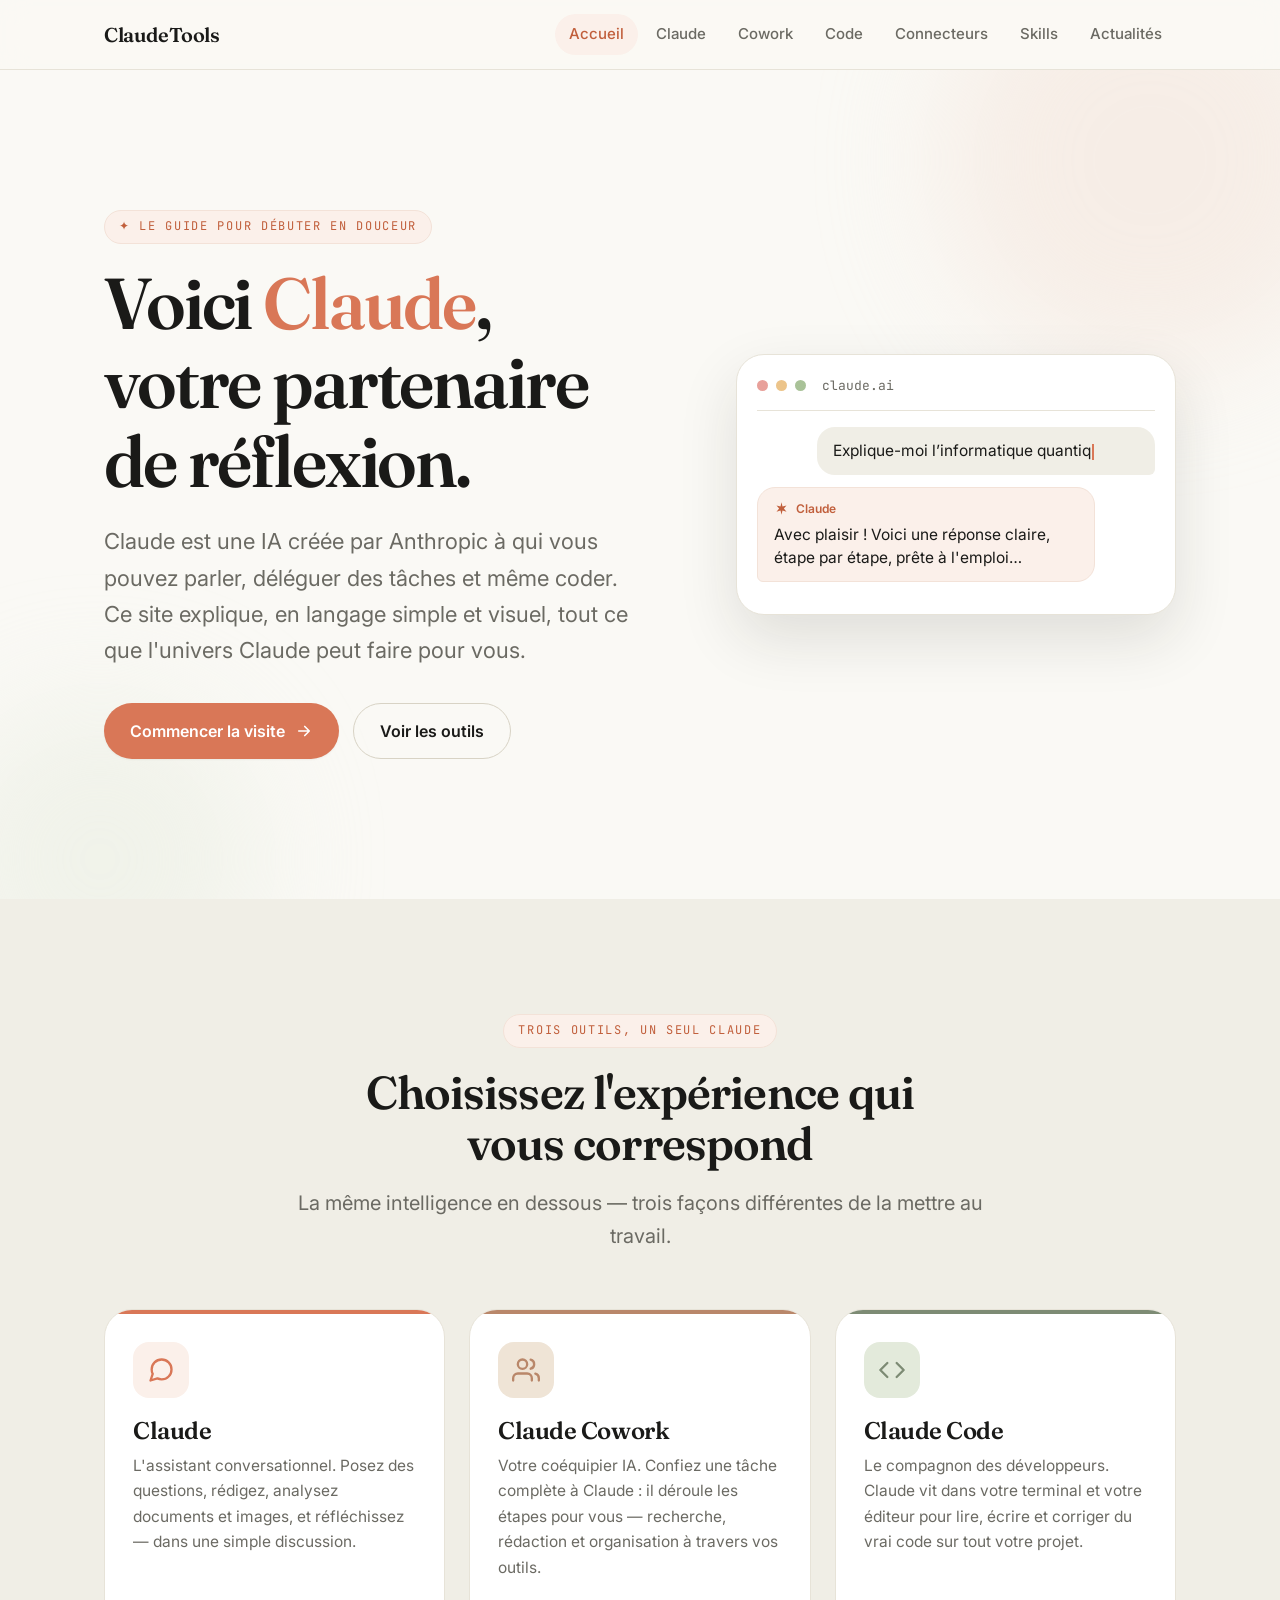
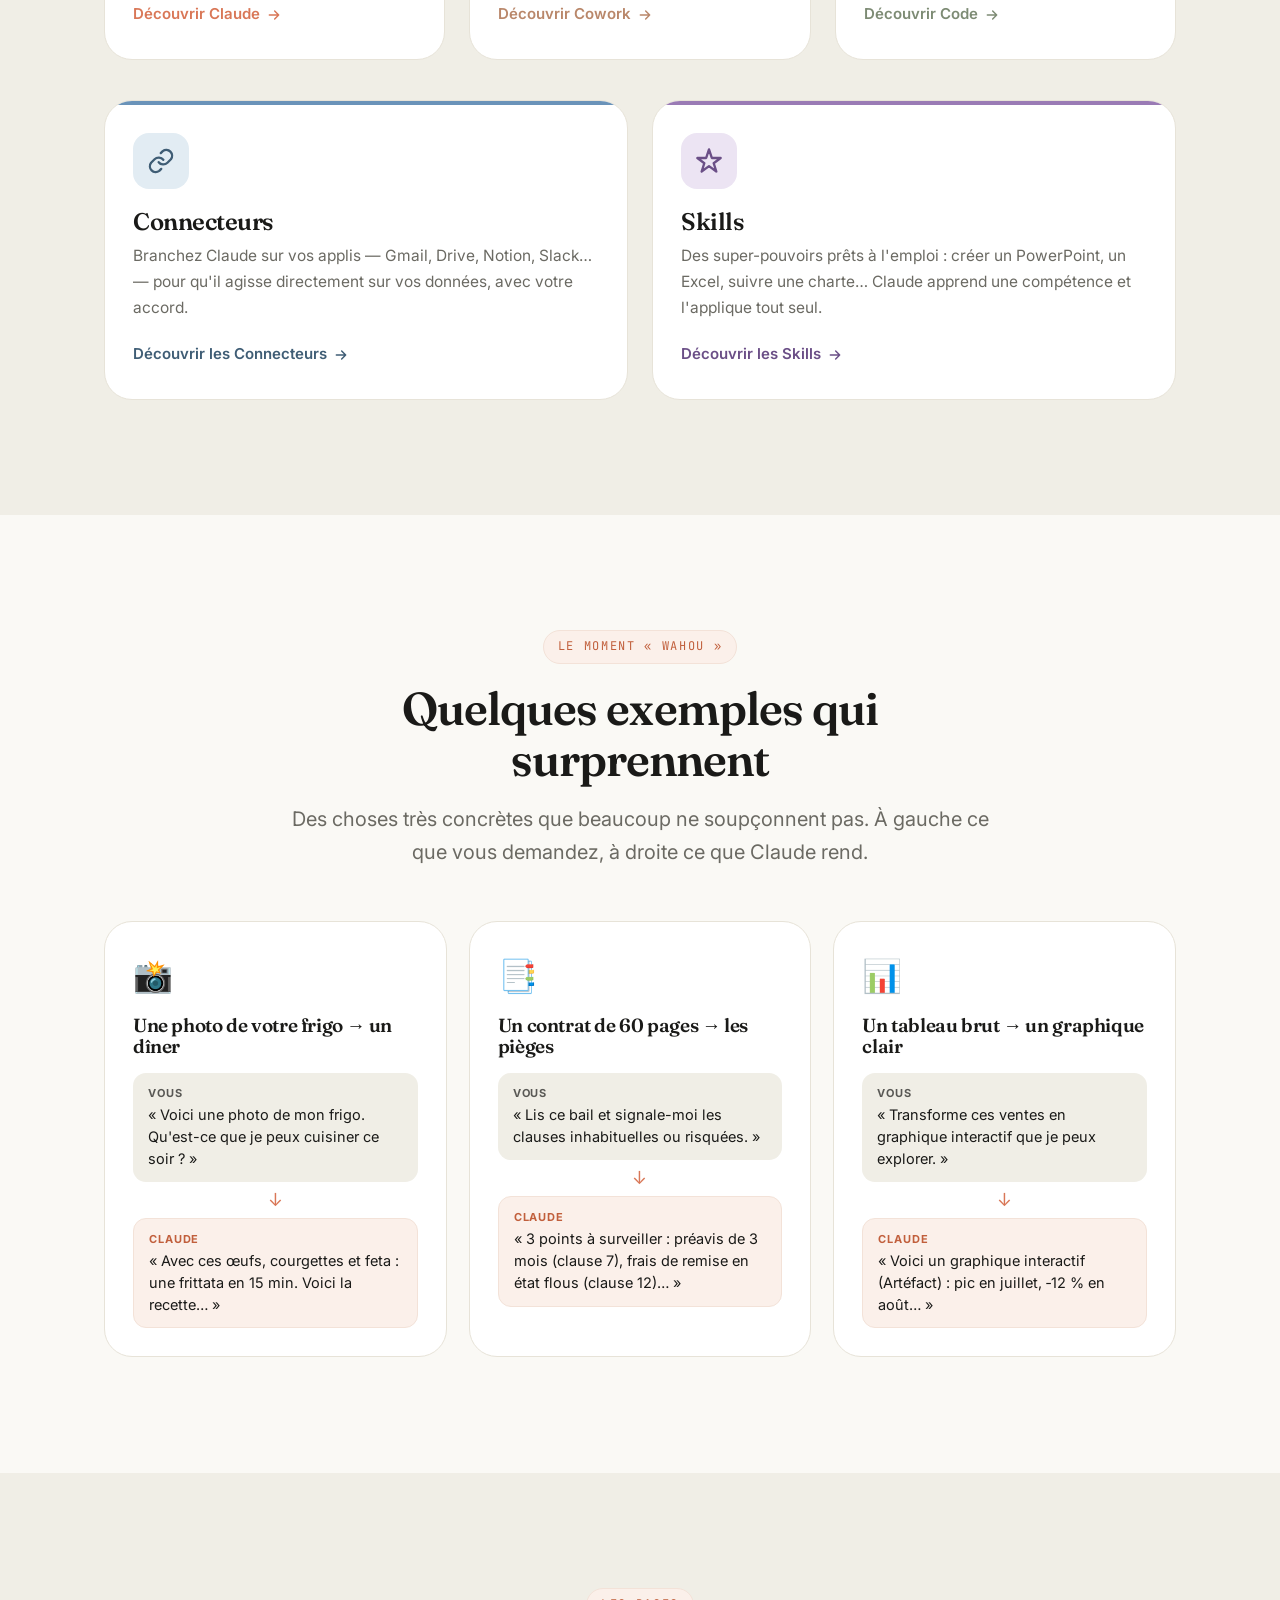
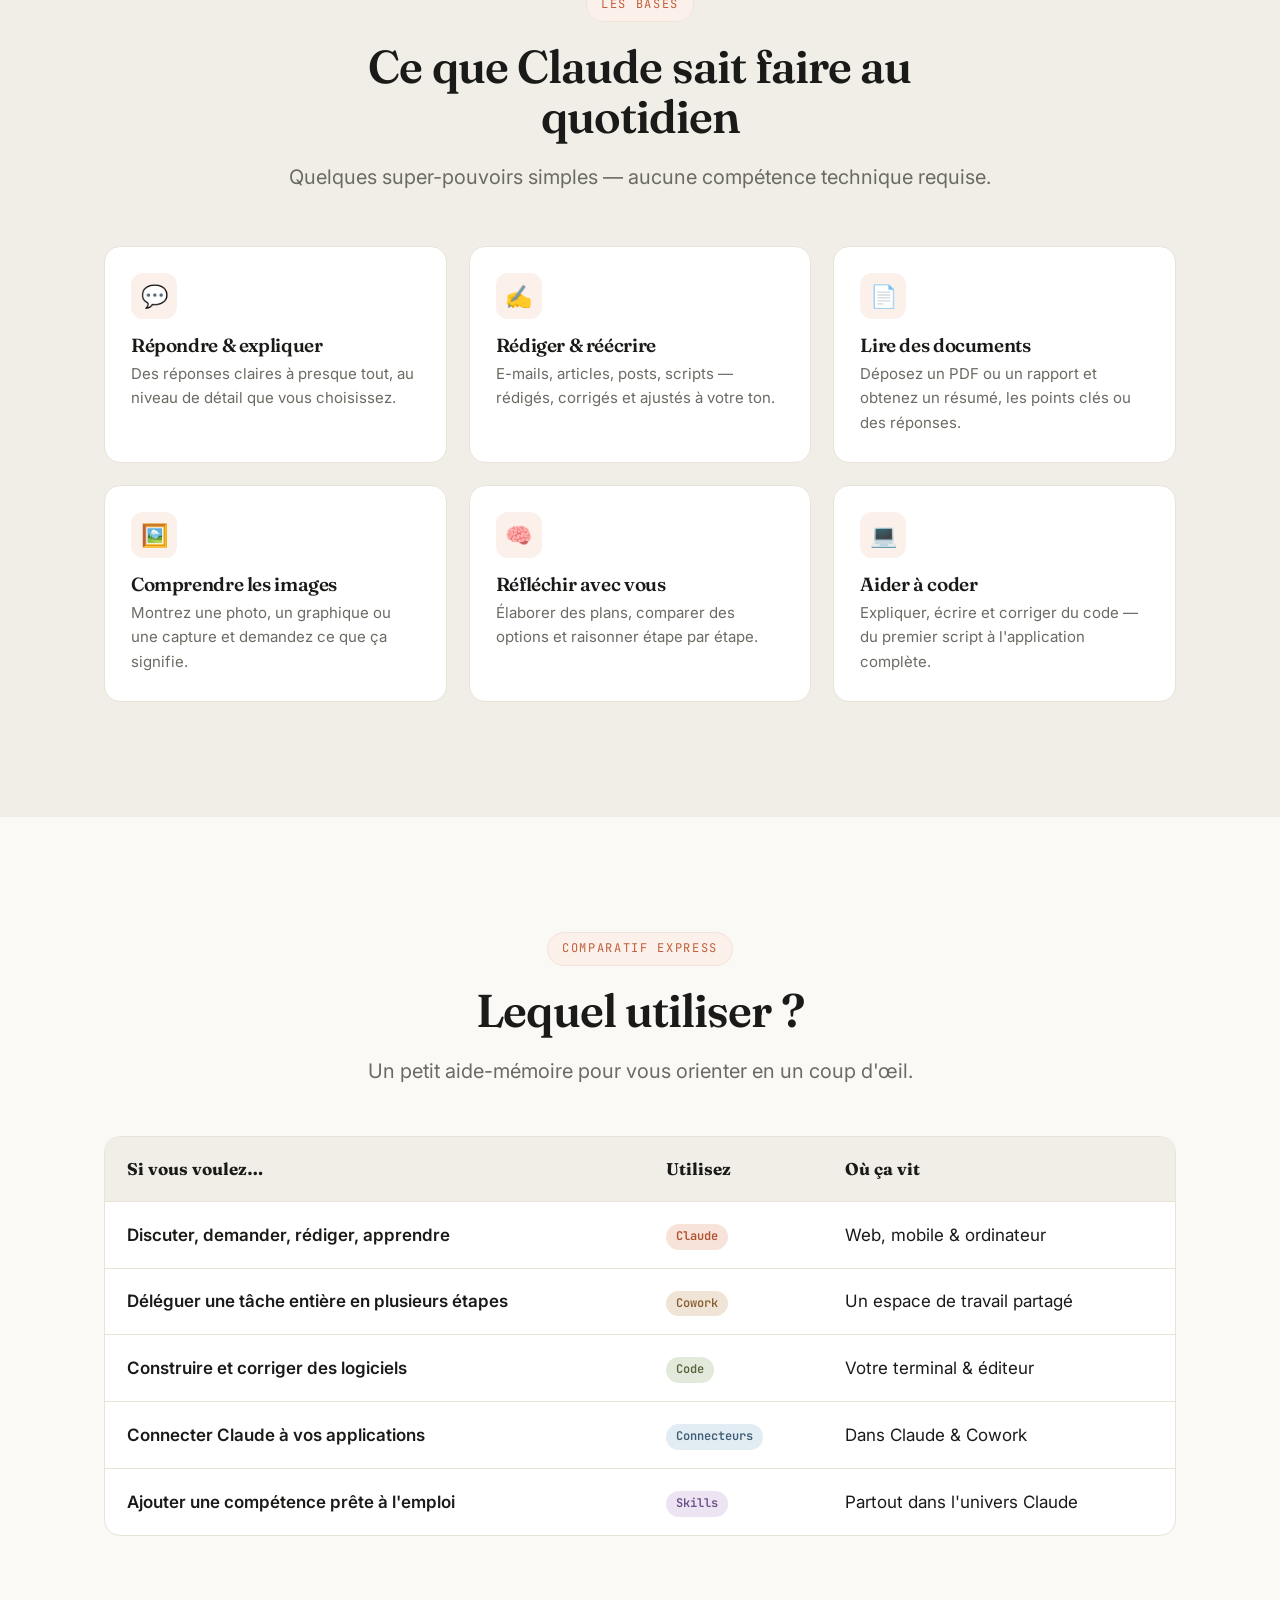
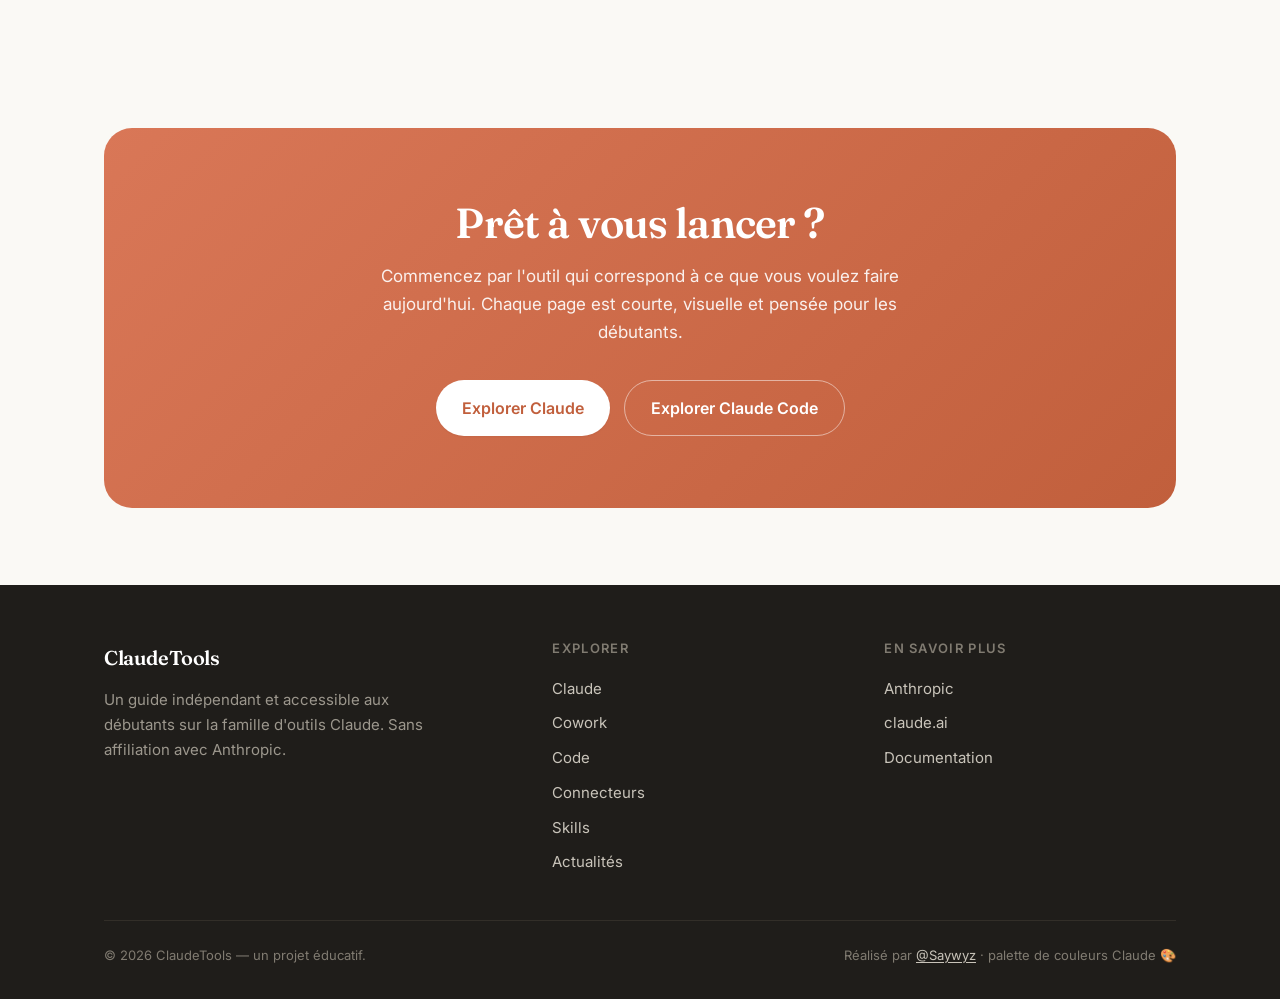
<file: index.html>
<!DOCTYPE html>
<html lang="fr">
<head>
  <meta charset="UTF-8" />
  <meta name="viewport" content="width=device-width, initial-scale=1.0" />
  <title>ClaudeTools — Découvrez Claude, Cowork, Code, Connecteurs & Skills</title>
  <meta name="description" content="Un guide visuel et pour débutants de l'univers Claude : l'assistant, Cowork, Code, les Connecteurs et les Skills." />
  <link rel="preconnect" href="https://fonts.googleapis.com" />
  <link rel="preconnect" href="https://fonts.gstatic.com" crossorigin />
  <link href="https://fonts.googleapis.com/css2?family=Fraunces:opsz,wght@9..144,500;9..144,600;9..144,700&family=Inter:wght@400;500;600;700&family=JetBrains+Mono:wght@400;500&display=swap" rel="stylesheet" />
  <link rel="stylesheet" href="assets/css/style.css" />
  <link rel="icon" href="data:image/svg+xml,%3Csvg xmlns='http://www.w3.org/2000/svg' viewBox='0 0 24 24' fill='%23d97757'%3E%3Cpath d='M12 2l1.6 6.8L20 7l-4.2 5L20 17l-6.4-1.8L12 22l-1.6-6.8L4 17l4.2-5L4 7l6.4 1.8z'/%3E%3C/svg%3E" />
</head>
<body>

  <!-- ===== En-tête ===== -->
  <header class="site-header">
    <div class="container nav-inner">
      <a class="brand" href="index.html">ClaudeTools</a>
      <nav class="main-nav" id="mainNav">
        <a href="index.html">Accueil</a>
        <a href="claude.html">Claude</a>
        <a href="cowork.html">Cowork</a>
        <a href="code.html">Code</a>
        <a href="connectors.html">Connecteurs</a>
        <a href="skills.html">Skills</a>
        <a href="news.html">Actualités</a>
      </nav>
      <button class="nav-toggle" id="navToggle" aria-label="Ouvrir le menu">☰</button>
    </div>
  </header>

  <main>
    <!-- ===== Hero ===== -->
    <section class="hero">
      <span class="blob blob--1"></span>
      <span class="blob blob--2"></span>
      <div class="container hero-grid">
        <div class="reveal in">
          <span class="eyebrow">✦ Le guide pour débuter en douceur</span>
          <h1>Voici <span class="accent">Claude</span>, votre partenaire de réflexion.</h1>
          <p class="hero-lede">Claude est une IA créée par Anthropic à qui vous pouvez parler, déléguer des tâches et même coder. Ce site explique, en langage simple et visuel, tout ce que l'univers Claude peut faire pour vous.</p>
          <div class="hero-actions">
            <a class="btn btn--primary" href="claude.html">Commencer la visite
              <svg viewBox="0 0 24 24" fill="none" stroke="currentColor" stroke-width="2.2" stroke-linecap="round" stroke-linejoin="round"><path d="M5 12h14M13 6l6 6-6 6"/></svg>
            </a>
            <a class="btn btn--ghost" href="#produits">Voir les outils</a>
          </div>
        </div>

        <!-- Démo de chat -->
        <div class="chat-demo reveal in" data-delay="1" aria-hidden="true">
          <div class="chat-topbar">
            <span class="chat-dot"></span><span class="chat-dot"></span><span class="chat-dot"></span>
            <span class="chat-title">claude.ai</span>
          </div>
          <div class="bubble bubble--user" id="userBubble">
            <span id="typeTarget" data-phrases='["Explique-moi l’informatique quantique simplement.","Planifie 3 jours à Lisbonne.","Résume ce rapport de 40 pages.","Aide-moi à corriger mon script Python."]'></span><span class="typing-cursor"></span>
          </div>
          <div class="bubble bubble--ai">
            <span class="who">
              <svg viewBox="0 0 24 24" fill="currentColor"><path d="M12 2l1.6 6.8L20 7l-4.2 5L20 17l-6.4-1.8L12 22l-1.6-6.8L4 17l4.2-5L4 7l6.4 1.8z"/></svg>
              Claude
            </span>
            Avec plaisir ! Voici une réponse claire, étape par étape, prête à l'emploi…
          </div>
        </div>
      </div>
    </section>

    <!-- ===== Produits ===== -->
    <section class="section section--alt" id="produits">
      <div class="container">
        <div class="center reveal">
          <span class="eyebrow">Trois outils, un seul Claude</span>
          <h2 class="section-title">Choisissez l'expérience qui vous correspond</h2>
          <p class="section-lede">La même intelligence en dessous — trois façons différentes de la mettre au travail.</p>
        </div>

        <div class="product-grid">
          <!-- Claude -->
          <a class="product-card reveal" href="claude.html" style="--card-accent:var(--claude);--card-tint:#fbf0ea;">
            <div class="product-icon">
              <svg viewBox="0 0 24 24" fill="none" stroke="currentColor" stroke-width="2" stroke-linecap="round" stroke-linejoin="round"><path d="M21 11.5a8.38 8.38 0 0 1-8.5 8.5 8.5 8.5 0 0 1-3.6-.8L3 21l1.9-5.7A8.38 8.38 0 0 1 4 11.5 8.5 8.5 0 0 1 12.5 3 8.38 8.38 0 0 1 21 11.5z"/></svg>
            </div>
            <h3>Claude</h3>
            <p>L'assistant conversationnel. Posez des questions, rédigez, analysez documents et images, et réfléchissez — dans une simple discussion.</p>
            <span class="card-link">Découvrir Claude
              <svg viewBox="0 0 24 24" fill="none" stroke="currentColor" stroke-width="2.2" stroke-linecap="round" stroke-linejoin="round"><path d="M5 12h14M13 6l6 6-6 6"/></svg>
            </span>
          </a>

          <!-- Cowork -->
          <a class="product-card reveal" data-delay="1" href="cowork.html" style="--card-accent:var(--cowork);--card-tint:#efe4d6;">
            <div class="product-icon">
              <svg viewBox="0 0 24 24" fill="none" stroke="currentColor" stroke-width="2" stroke-linecap="round" stroke-linejoin="round"><path d="M17 21v-2a4 4 0 0 0-4-4H5a4 4 0 0 0-4 4v2"/><circle cx="9" cy="7" r="4"/><path d="M23 21v-2a4 4 0 0 0-3-3.87M16 3.13a4 4 0 0 1 0 7.75"/></svg>
            </div>
            <h3>Claude Cowork</h3>
            <p>Votre coéquipier IA. Confiez une tâche complète à Claude : il déroule les étapes pour vous — recherche, rédaction et organisation à travers vos outils.</p>
            <span class="card-link">Découvrir Cowork
              <svg viewBox="0 0 24 24" fill="none" stroke="currentColor" stroke-width="2.2" stroke-linecap="round" stroke-linejoin="round"><path d="M5 12h14M13 6l6 6-6 6"/></svg>
            </span>
          </a>

          <!-- Code -->
          <a class="product-card reveal" data-delay="2" href="code.html" style="--card-accent:var(--code);--card-tint:#e3eadb;">
            <div class="product-icon">
              <svg viewBox="0 0 24 24" fill="none" stroke="currentColor" stroke-width="2" stroke-linecap="round" stroke-linejoin="round"><polyline points="16 18 22 12 16 6"/><polyline points="8 6 2 12 8 18"/></svg>
            </div>
            <h3>Claude Code</h3>
            <p>Le compagnon des développeurs. Claude vit dans votre terminal et votre éditeur pour lire, écrire et corriger du vrai code sur tout votre projet.</p>
            <span class="card-link">Découvrir Code
              <svg viewBox="0 0 24 24" fill="none" stroke="currentColor" stroke-width="2.2" stroke-linecap="round" stroke-linejoin="round"><path d="M5 12h14M13 6l6 6-6 6"/></svg>
            </span>
          </a>
        </div>

        <!-- Et aussi : Connecteurs + Skills -->
        <div class="duo-grid">
          <a class="product-card reveal" href="connectors.html" style="--card-accent:#6a93b9;--card-tint:#e2ecf3;">
            <div class="product-icon" style="background:#e2ecf3;color:#3f5d75;">
              <svg viewBox="0 0 24 24" fill="none" stroke="currentColor" stroke-width="2" stroke-linecap="round" stroke-linejoin="round"><path d="M10 13a5 5 0 0 0 7.5.5l3-3a5 5 0 0 0-7-7l-1.7 1.7"/><path d="M14 11a5 5 0 0 0-7.5-.5l-3 3a5 5 0 0 0 7 7l1.7-1.7"/></svg>
            </div>
            <h3>Connecteurs</h3>
            <p>Branchez Claude sur vos applis — Gmail, Drive, Notion, Slack… — pour qu'il agisse directement sur vos données, avec votre accord.</p>
            <span class="card-link" style="color:#3f5d75;">Découvrir les Connecteurs
              <svg viewBox="0 0 24 24" fill="none" stroke="currentColor" stroke-width="2.2" stroke-linecap="round" stroke-linejoin="round"><path d="M5 12h14M13 6l6 6-6 6"/></svg>
            </span>
          </a>

          <a class="product-card reveal" data-delay="1" href="skills.html" style="--card-accent:#9a7bb5;--card-tint:#ece4f3;">
            <div class="product-icon" style="background:#ece4f3;color:#6b4f87;">
              <svg viewBox="0 0 24 24" fill="none" stroke="currentColor" stroke-width="2" stroke-linecap="round" stroke-linejoin="round"><path d="M12 2l2.4 7.4H22l-6 4.5 2.3 7.1-6.3-4.6L5.7 21l2.3-7.1-6-4.5h7.6z"/></svg>
            </div>
            <h3>Skills</h3>
            <p>Des super-pouvoirs prêts à l'emploi : créer un PowerPoint, un Excel, suivre une charte… Claude apprend une compétence et l'applique tout seul.</p>
            <span class="card-link" style="color:#6b4f87;">Découvrir les Skills
              <svg viewBox="0 0 24 24" fill="none" stroke="currentColor" stroke-width="2.2" stroke-linecap="round" stroke-linejoin="round"><path d="M5 12h14M13 6l6 6-6 6"/></svg>
            </span>
          </a>
        </div>
      </div>
    </section>

    <!-- ===== Le moment wahou ===== -->
    <section class="section">
      <div class="container">
        <div class="center reveal">
          <span class="eyebrow">Le moment « wahou »</span>
          <h2 class="section-title">Quelques exemples qui surprennent</h2>
          <p class="section-lede">Des choses très concrètes que beaucoup ne soupçonnent pas. À gauche ce que vous demandez, à droite ce que Claude rend.</p>
        </div>
        <div class="wow-grid">
          <div class="wow-card reveal">
            <div class="wow-emoji">📸</div>
            <h3>Une photo de votre frigo → un dîner</h3>
            <div class="wow-io">
              <div class="wow-in"><b>Vous</b>« Voici une photo de mon frigo. Qu'est-ce que je peux cuisiner ce soir ? »</div>
              <div class="wow-arrow">↓</div>
              <div class="wow-out"><b>Claude</b>« Avec ces œufs, courgettes et feta : une frittata en 15 min. Voici la recette… »</div>
            </div>
          </div>

          <div class="wow-card reveal" data-delay="1">
            <div class="wow-emoji">📑</div>
            <h3>Un contrat de 60 pages → les pièges</h3>
            <div class="wow-io">
              <div class="wow-in"><b>Vous</b>« Lis ce bail et signale-moi les clauses inhabituelles ou risquées. »</div>
              <div class="wow-arrow">↓</div>
              <div class="wow-out"><b>Claude</b>« 3 points à surveiller : préavis de 3 mois (clause 7), frais de remise en état flous (clause 12)… »</div>
            </div>
          </div>

          <div class="wow-card reveal" data-delay="2">
            <div class="wow-emoji">📊</div>
            <h3>Un tableau brut → un graphique clair</h3>
            <div class="wow-io">
              <div class="wow-in"><b>Vous</b>« Transforme ces ventes en graphique interactif que je peux explorer. »</div>
              <div class="wow-arrow">↓</div>
              <div class="wow-out"><b>Claude</b>« Voici un graphique interactif (Artéfact) : pic en juillet, ‑12 % en août… »</div>
            </div>
          </div>
        </div>
      </div>
    </section>

    <!-- ===== Ce que Claude sait faire ===== -->
    <section class="section section--alt">
      <div class="container">
        <div class="center reveal">
          <span class="eyebrow">Les bases</span>
          <h2 class="section-title">Ce que Claude sait faire au quotidien</h2>
          <p class="section-lede">Quelques super-pouvoirs simples — aucune compétence technique requise.</p>
        </div>
        <div class="feature-grid">
          <div class="feature reveal">
            <div class="feature-ico">💬</div>
            <h3>Répondre & expliquer</h3>
            <p>Des réponses claires à presque tout, au niveau de détail que vous choisissez.</p>
          </div>
          <div class="feature reveal" data-delay="1">
            <div class="feature-ico">✍️</div>
            <h3>Rédiger & réécrire</h3>
            <p>E-mails, articles, posts, scripts — rédigés, corrigés et ajustés à votre ton.</p>
          </div>
          <div class="feature reveal" data-delay="2">
            <div class="feature-ico">📄</div>
            <h3>Lire des documents</h3>
            <p>Déposez un PDF ou un rapport et obtenez un résumé, les points clés ou des réponses.</p>
          </div>
          <div class="feature reveal">
            <div class="feature-ico">🖼️</div>
            <h3>Comprendre les images</h3>
            <p>Montrez une photo, un graphique ou une capture et demandez ce que ça signifie.</p>
          </div>
          <div class="feature reveal" data-delay="1">
            <div class="feature-ico">🧠</div>
            <h3>Réfléchir avec vous</h3>
            <p>Élaborer des plans, comparer des options et raisonner étape par étape.</p>
          </div>
          <div class="feature reveal" data-delay="2">
            <div class="feature-ico">💻</div>
            <h3>Aider à coder</h3>
            <p>Expliquer, écrire et corriger du code — du premier script à l'application complète.</p>
          </div>
        </div>
      </div>
    </section>

    <!-- ===== Comparatif ===== -->
    <section class="section">
      <div class="container">
        <div class="center reveal">
          <span class="eyebrow">Comparatif express</span>
          <h2 class="section-title">Lequel utiliser ?</h2>
          <p class="section-lede">Un petit aide-mémoire pour vous orienter en un coup d'œil.</p>
        </div>
        <div class="compare-wrap reveal">
          <table class="compare">
            <thead>
              <tr>
                <th>Si vous voulez…</th>
                <th>Utilisez</th>
                <th>Où ça vit</th>
              </tr>
            </thead>
            <tbody>
              <tr>
                <td>Discuter, demander, rédiger, apprendre</td>
                <td><span class="tag tag--claude">Claude</span></td>
                <td>Web, mobile & ordinateur</td>
              </tr>
              <tr>
                <td>Déléguer une tâche entière en plusieurs étapes</td>
                <td><span class="tag tag--cowork">Cowork</span></td>
                <td>Un espace de travail partagé</td>
              </tr>
              <tr>
                <td>Construire et corriger des logiciels</td>
                <td><span class="tag tag--code">Code</span></td>
                <td>Votre terminal & éditeur</td>
              </tr>
              <tr>
                <td>Connecter Claude à vos applications</td>
                <td><span class="tag" style="background:#e2ecf3;color:#3f5d75;">Connecteurs</span></td>
                <td>Dans Claude & Cowork</td>
              </tr>
              <tr>
                <td>Ajouter une compétence prête à l'emploi</td>
                <td><span class="tag" style="background:#ece4f3;color:#6b4f87;">Skills</span></td>
                <td>Partout dans l'univers Claude</td>
              </tr>
            </tbody>
          </table>
        </div>
      </div>
    </section>

    <!-- ===== CTA ===== -->
    <section class="section section--tight">
      <div class="container">
        <div class="cta-band reveal">
          <h2>Prêt à vous lancer ?</h2>
          <p>Commencez par l'outil qui correspond à ce que vous voulez faire aujourd'hui. Chaque page est courte, visuelle et pensée pour les débutants.</p>
          <div class="hero-actions" style="justify-content:center;">
            <a class="btn btn--primary" href="claude.html">Explorer Claude</a>
            <a class="btn btn--ghost" href="code.html">Explorer Claude Code</a>
          </div>
        </div>
      </div>
    </section>
  </main>

  <!-- ===== Pied de page ===== -->
  <footer class="site-footer">
    <div class="container">
      <div class="footer-grid">
        <div class="footer-brand">
          <span class="brand" style="color:#fff;">ClaudeTools</span>
          <p>Un guide indépendant et accessible aux débutants sur la famille d'outils Claude. Sans affiliation avec Anthropic.</p>
        </div>
        <div class="footer-col">
          <h4>Explorer</h4>
          <a href="claude.html">Claude</a>
          <a href="cowork.html">Cowork</a>
          <a href="code.html">Code</a>
          <a href="connectors.html">Connecteurs</a>
          <a href="skills.html">Skills</a>
          <a href="news.html">Actualités</a>
        </div>
        <div class="footer-col">
          <h4>En savoir plus</h4>
          <a href="https://www.anthropic.com" target="_blank" rel="noopener">Anthropic</a>
          <a href="https://claude.ai" target="_blank" rel="noopener">claude.ai</a>
          <a href="https://docs.anthropic.com" target="_blank" rel="noopener">Documentation</a>
        </div>
      </div>
      <div class="footer-bottom">
        <span>© <span id="year">2026</span> ClaudeTools — un projet éducatif.</span>
        <span>Réalisé par <a href="https://github.com/Saywyz" target="_blank" rel="noopener">@Saywyz</a> · palette de couleurs Claude 🎨</span>
      </div>
    </div>
  </footer>

  <script src="assets/js/script.js"></script>
</body>
</html>
</file>
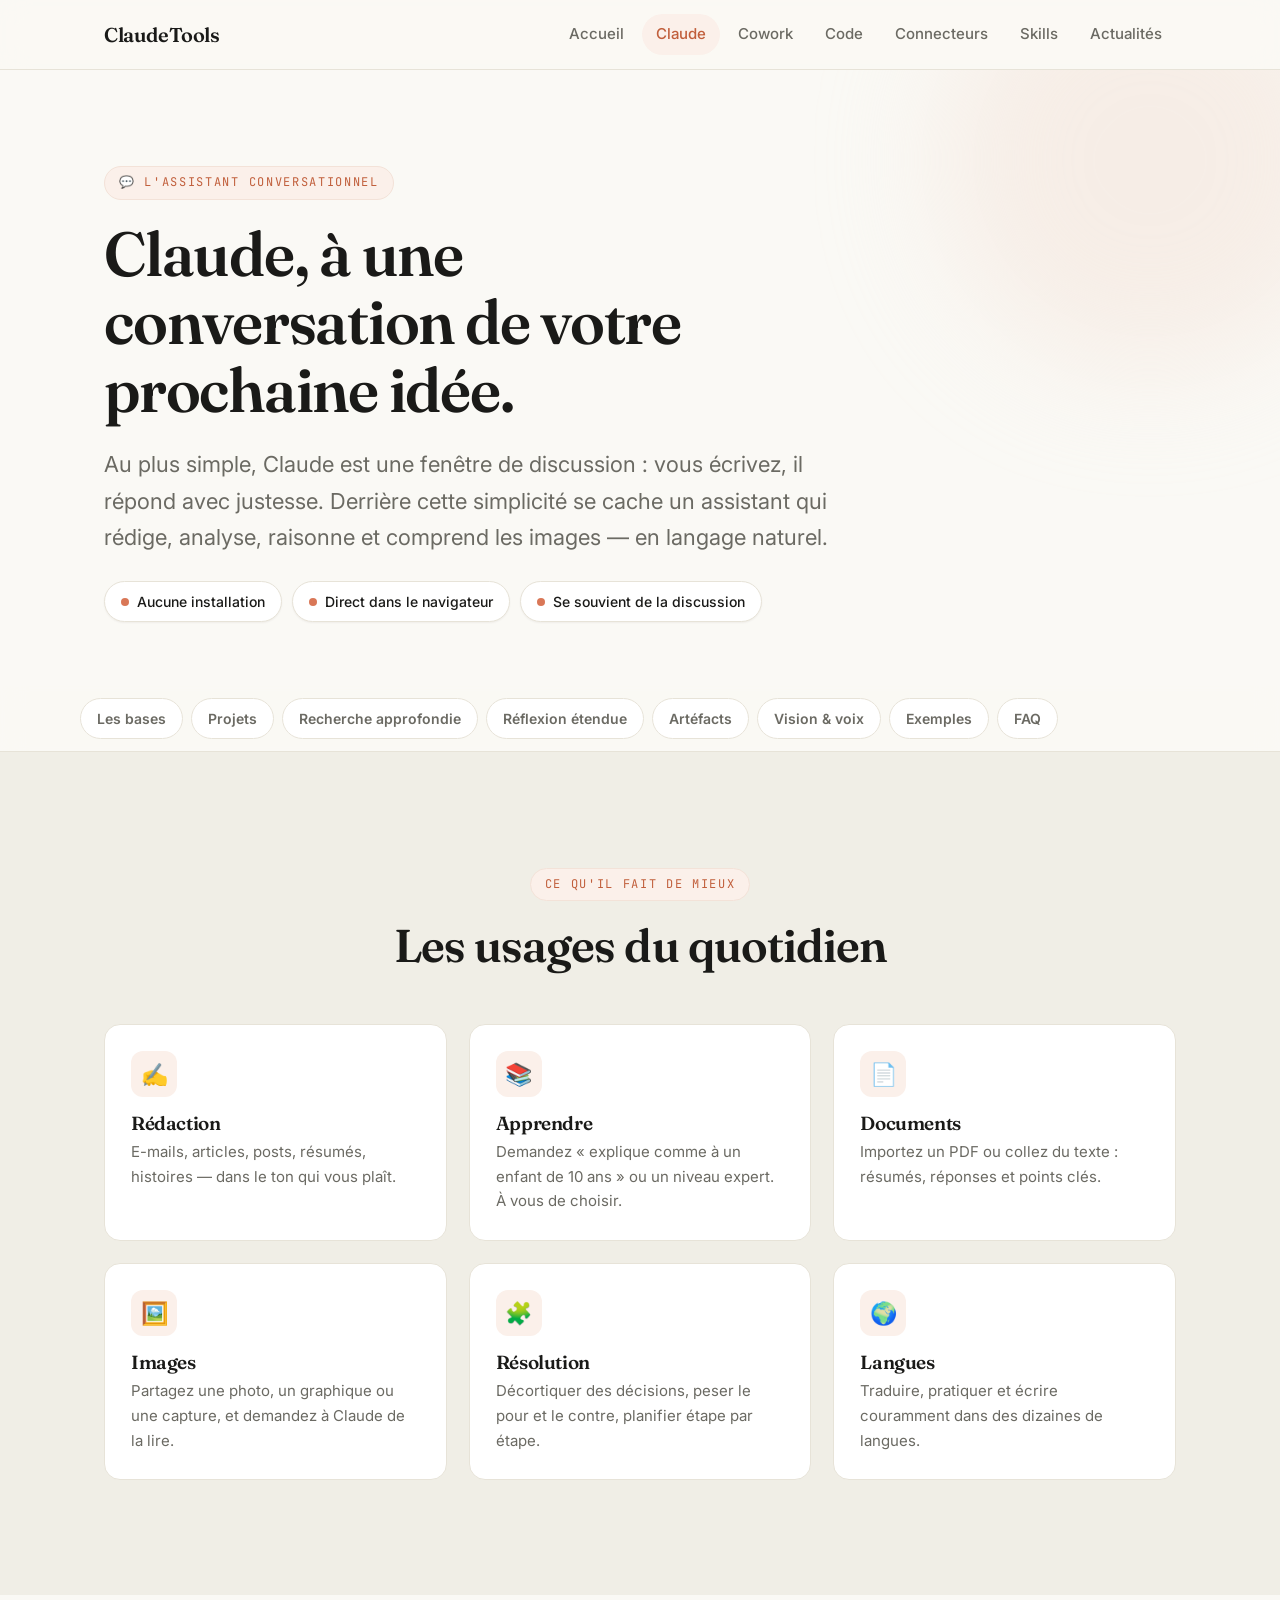
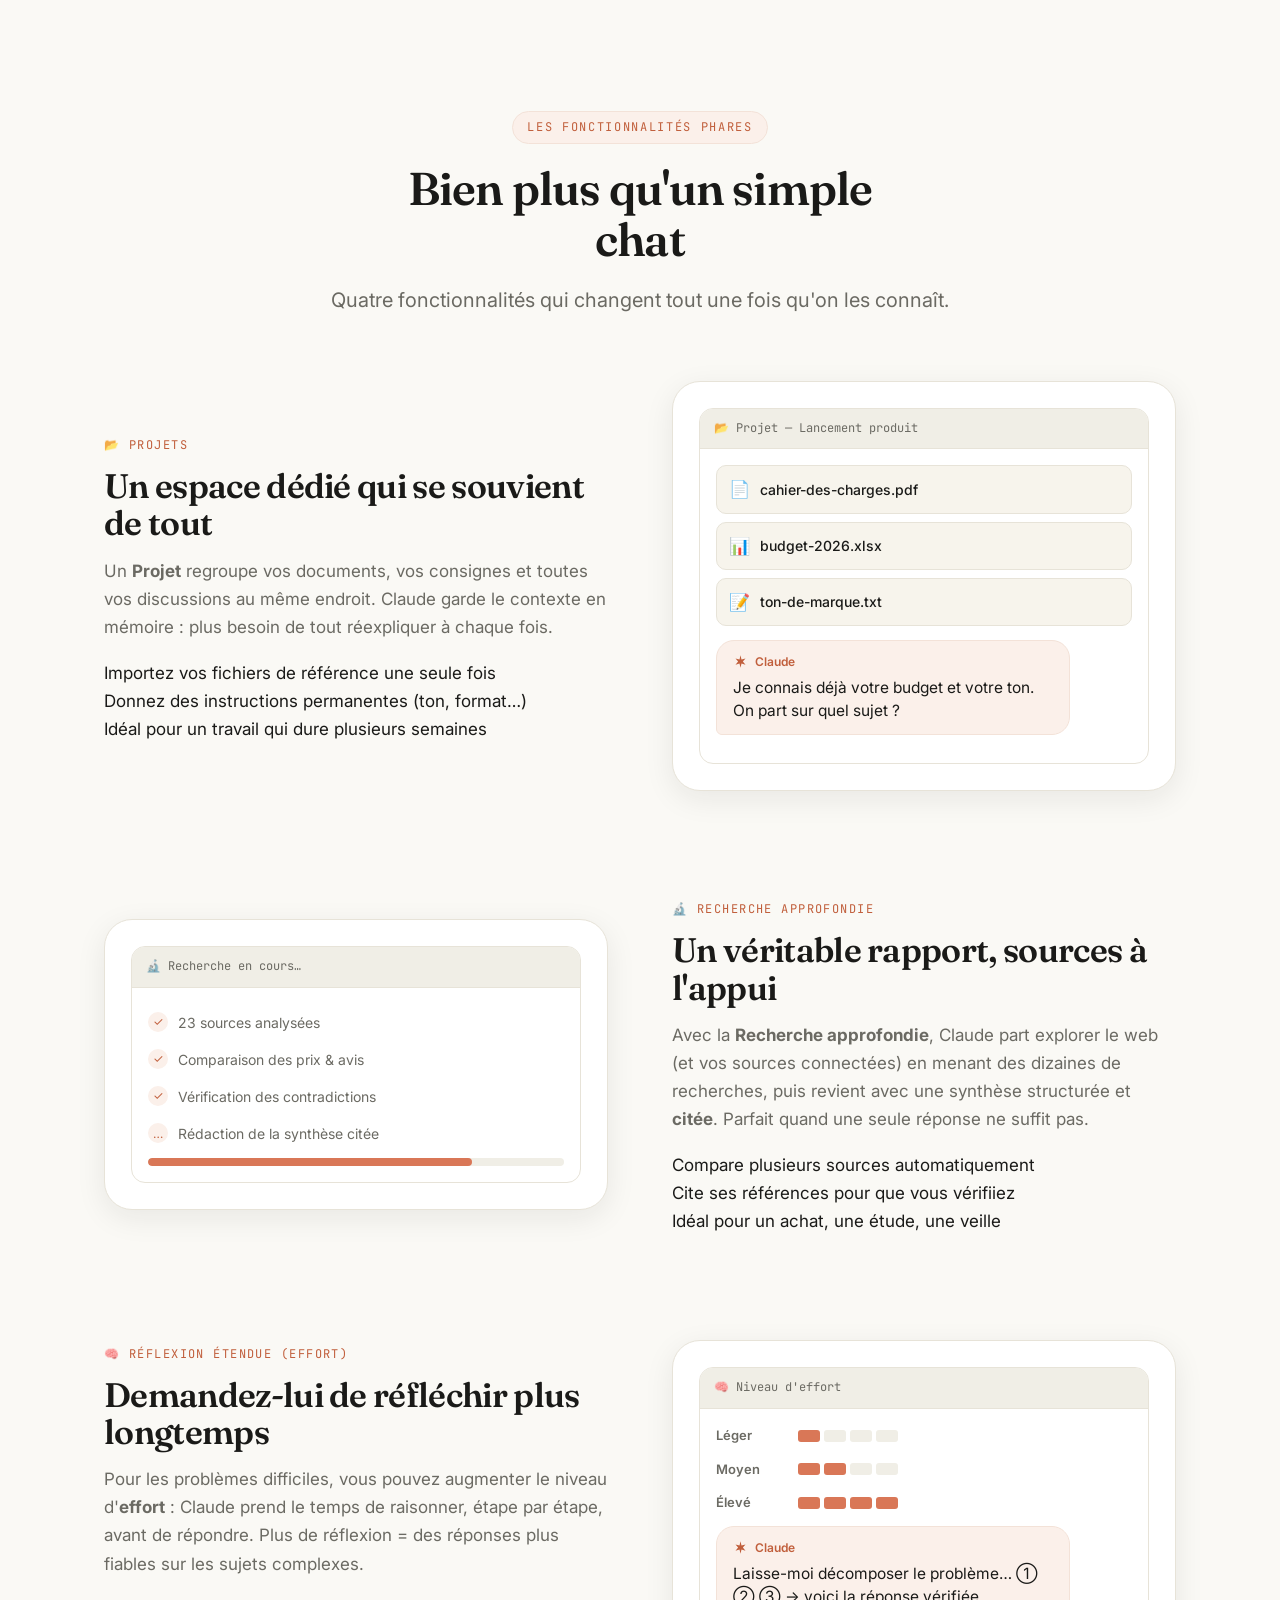
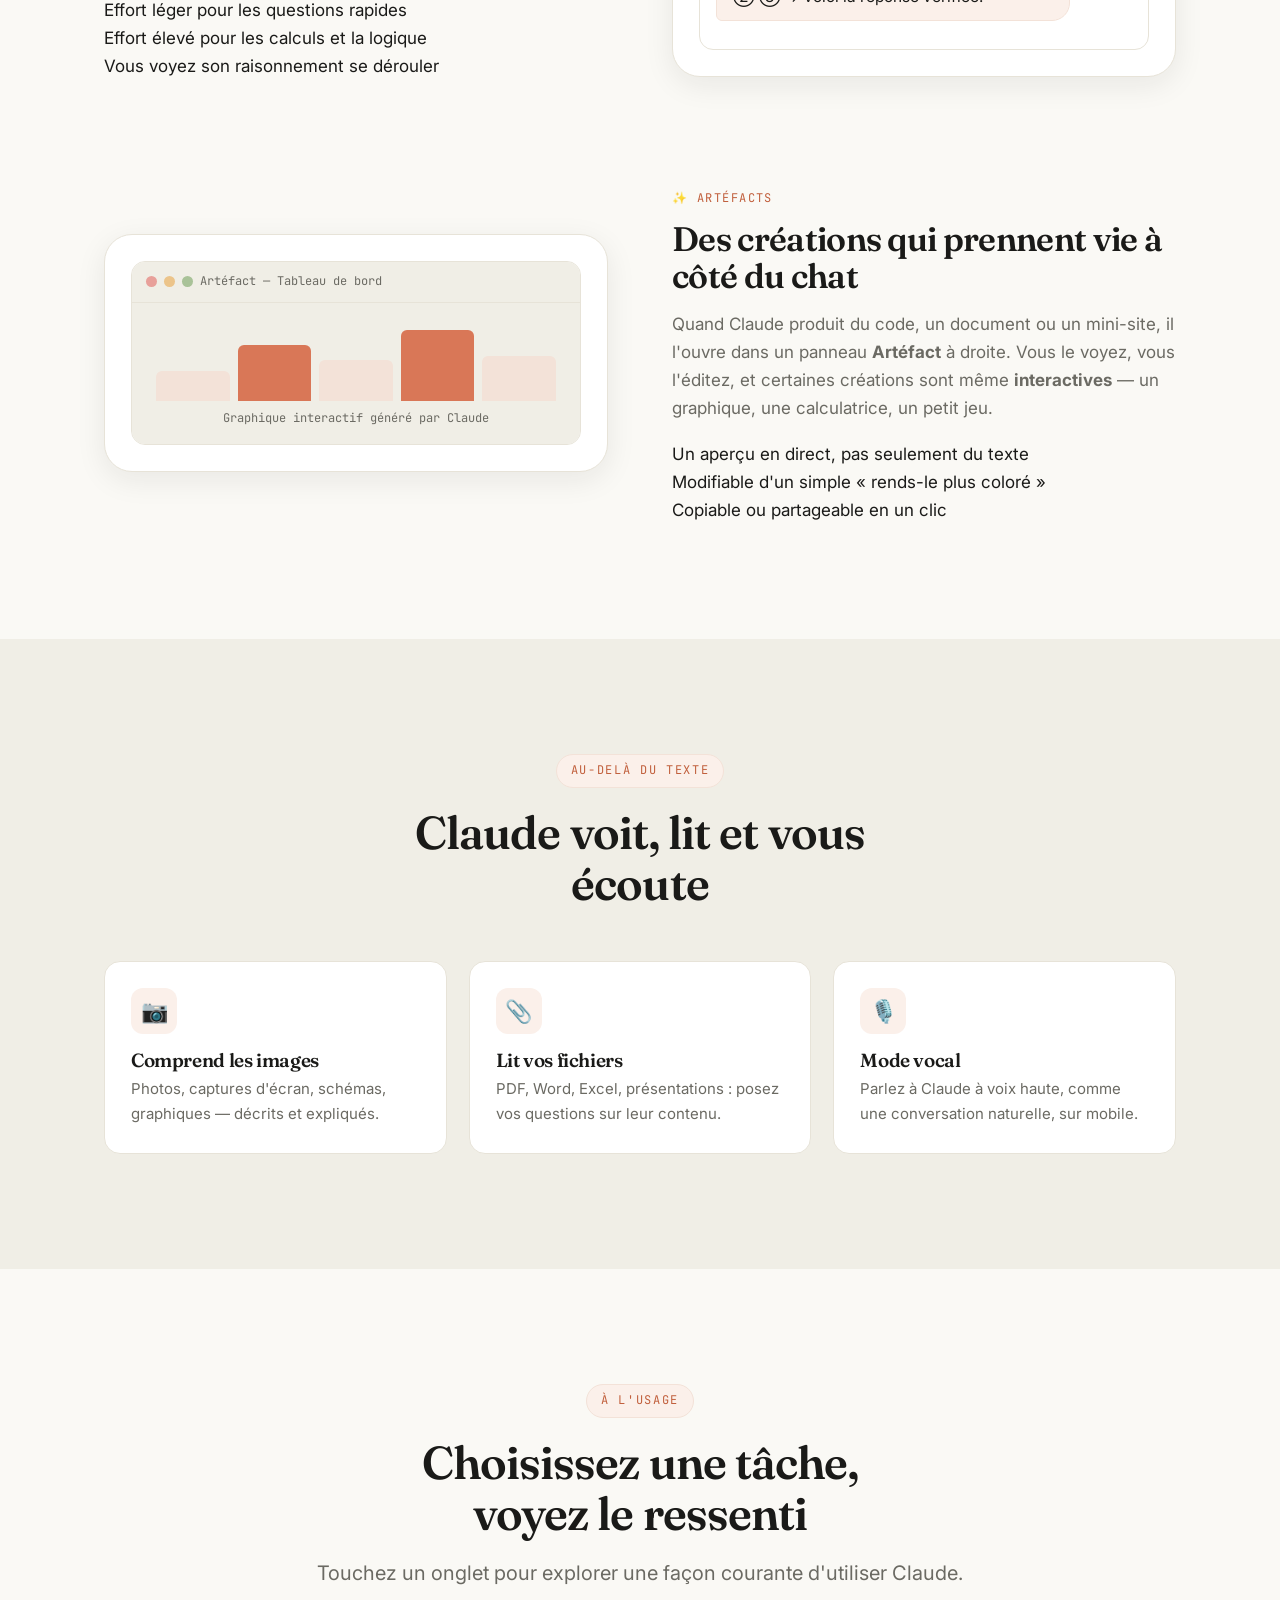
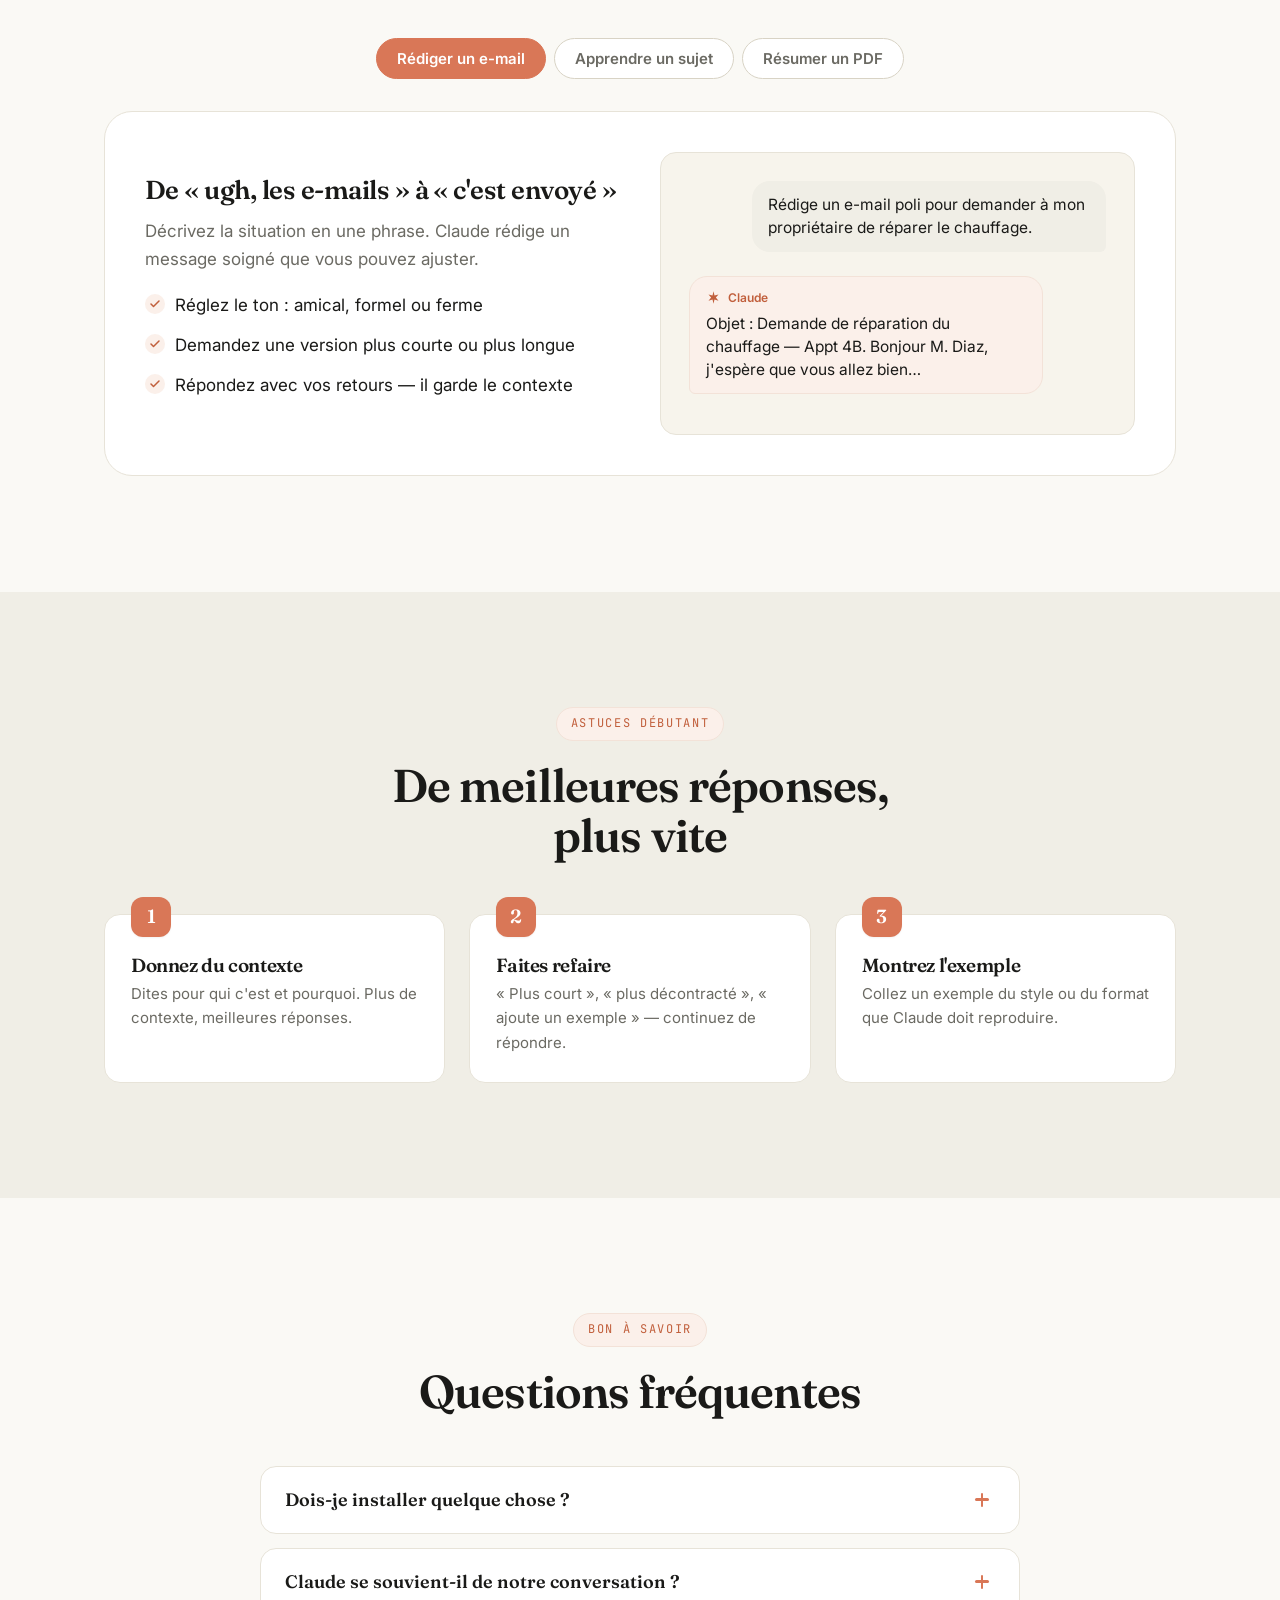
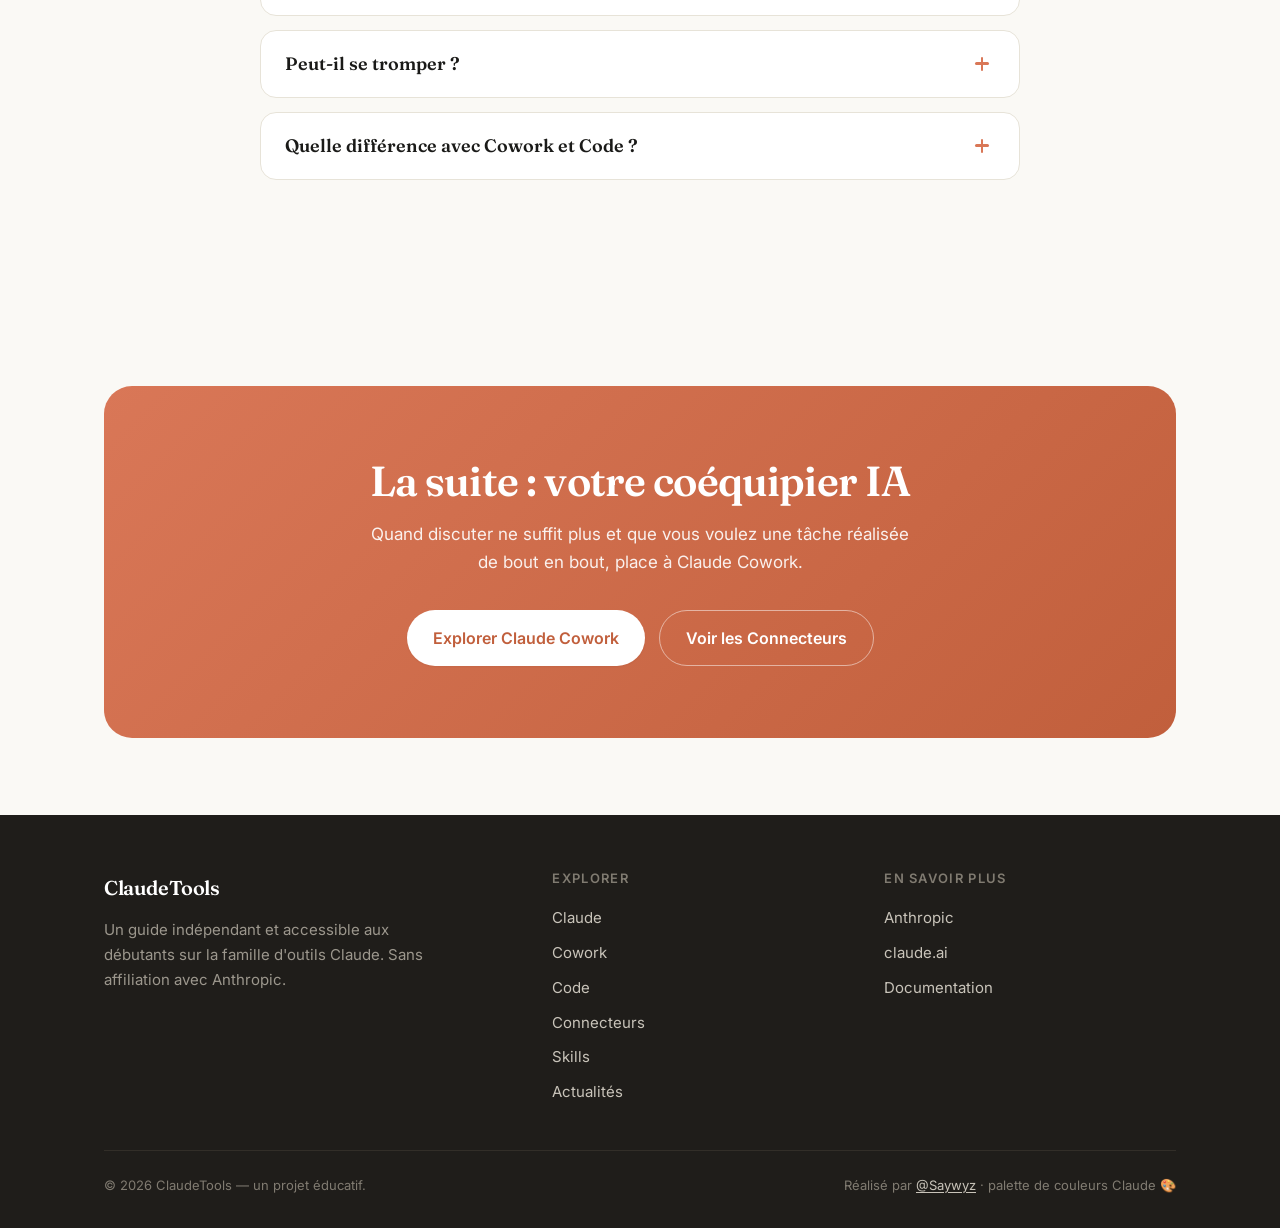
<file: claude.html>
<!DOCTYPE html>
<html lang="fr">
<head>
  <meta charset="UTF-8" />
  <meta name="viewport" content="width=device-width, initial-scale=1.0" />
  <title>Claude — L'assistant conversationnel | ClaudeTools</title>
  <meta name="description" content="Ce qu'est Claude et tout ce qu'il sait faire : projets, recherche approfondie, réflexion étendue, artéfacts et vision — expliqués simplement." />
  <link rel="preconnect" href="https://fonts.googleapis.com" />
  <link rel="preconnect" href="https://fonts.gstatic.com" crossorigin />
  <link href="https://fonts.googleapis.com/css2?family=Fraunces:opsz,wght@9..144,500;9..144,600;9..144,700&family=Inter:wght@400;500;600;700&family=JetBrains+Mono:wght@400;500&display=swap" rel="stylesheet" />
  <link rel="stylesheet" href="assets/css/style.css" />
  <link rel="icon" href="data:image/svg+xml,%3Csvg xmlns='http://www.w3.org/2000/svg' viewBox='0 0 24 24' fill='%23d97757'%3E%3Cpath d='M12 2l1.6 6.8L20 7l-4.2 5L20 17l-6.4-1.8L12 22l-1.6-6.8L4 17l4.2-5L4 7l6.4 1.8z'/%3E%3C/svg%3E" />
</head>
<body>

  <header class="site-header">
    <div class="container nav-inner">
      <a class="brand" href="index.html">ClaudeTools</a>
      <nav class="main-nav" id="mainNav">
        <a href="index.html">Accueil</a>
        <a href="claude.html">Claude</a>
        <a href="cowork.html">Cowork</a>
        <a href="code.html">Code</a>
        <a href="connectors.html">Connecteurs</a>
        <a href="skills.html">Skills</a>
        <a href="news.html">Actualités</a>
      </nav>
      <button class="nav-toggle" id="navToggle" aria-label="Ouvrir le menu">☰</button>
    </div>
  </header>

  <main>
    <!-- Hero -->
    <section class="page-hero">
      <span class="blob blob--1"></span>
      <div class="container reveal in">
        <span class="eyebrow">💬 L'assistant conversationnel</span>
        <h1>Claude, à une conversation de votre prochaine idée.</h1>
        <p class="hero-lede">Au plus simple, Claude est une fenêtre de discussion : vous écrivez, il répond avec justesse. Derrière cette simplicité se cache un assistant qui rédige, analyse, raisonne et comprend les images — en langage naturel.</p>
        <div class="pill-row">
          <span class="pill"><span class="dot"></span> Aucune installation</span>
          <span class="pill"><span class="dot"></span> Direct dans le navigateur</span>
          <span class="pill"><span class="dot"></span> Se souvient de la discussion</span>
        </div>
      </div>
    </section>

    <!-- Sous-navigation -->
    <nav class="subnav">
      <div class="container subnav-inner">
        <a href="#bases">Les bases</a>
        <a href="#projets">Projets</a>
        <a href="#recherche">Recherche approfondie</a>
        <a href="#effort">Réflexion étendue</a>
        <a href="#artefacts">Artéfacts</a>
        <a href="#vision">Vision & voix</a>
        <a href="#wahou">Exemples</a>
        <a href="#faq">FAQ</a>
      </div>
    </nav>

    <!-- Les bases -->
    <section class="section section--alt jump" id="bases">
      <div class="container">
        <div class="center reveal">
          <span class="eyebrow">Ce qu'il fait de mieux</span>
          <h2 class="section-title">Les usages du quotidien</h2>
        </div>
        <div class="feature-grid">
          <div class="feature reveal">
            <div class="feature-ico">✍️</div>
            <h3>Rédaction</h3>
            <p>E-mails, articles, posts, résumés, histoires — dans le ton qui vous plaît.</p>
          </div>
          <div class="feature reveal" data-delay="1">
            <div class="feature-ico">📚</div>
            <h3>Apprendre</h3>
            <p>Demandez « explique comme à un enfant de 10 ans » ou un niveau expert. À vous de choisir.</p>
          </div>
          <div class="feature reveal" data-delay="2">
            <div class="feature-ico">📄</div>
            <h3>Documents</h3>
            <p>Importez un PDF ou collez du texte : résumés, réponses et points clés.</p>
          </div>
          <div class="feature reveal">
            <div class="feature-ico">🖼️</div>
            <h3>Images</h3>
            <p>Partagez une photo, un graphique ou une capture, et demandez à Claude de la lire.</p>
          </div>
          <div class="feature reveal" data-delay="1">
            <div class="feature-ico">🧩</div>
            <h3>Résolution</h3>
            <p>Décortiquer des décisions, peser le pour et le contre, planifier étape par étape.</p>
          </div>
          <div class="feature reveal" data-delay="2">
            <div class="feature-ico">🌍</div>
            <h3>Langues</h3>
            <p>Traduire, pratiquer et écrire couramment dans des dizaines de langues.</p>
          </div>
        </div>
      </div>
    </section>

    <!-- Fonctionnalités en profondeur -->
    <section class="section jump" id="projets">
      <div class="container">
        <div class="center reveal" style="margin-bottom:8px;">
          <span class="eyebrow">Les fonctionnalités phares</span>
          <h2 class="section-title">Bien plus qu'un simple chat</h2>
          <p class="section-lede">Quatre fonctionnalités qui changent tout une fois qu'on les connaît.</p>
        </div>

        <!-- Projets -->
        <div class="split reveal" style="margin-top:64px;">
          <div class="split-text">
            <span class="mini-eyebrow">📂 Projets</span>
            <h3>Un espace dédié qui se souvient de tout</h3>
            <p>Un <strong>Projet</strong> regroupe vos documents, vos consignes et toutes vos discussions au même endroit. Claude garde le contexte en mémoire : plus besoin de tout réexpliquer à chaque fois.</p>
            <ul class="check">
              <li>Importez vos fichiers de référence une seule fois</li>
              <li>Donnez des instructions permanentes (ton, format…)</li>
              <li>Idéal pour un travail qui dure plusieurs semaines</li>
            </ul>
          </div>
          <div class="split-media">
            <div class="mock-window">
              <div class="mock-bar">📂 Projet — Lancement produit</div>
              <div class="mock-body">
                <div class="file-row"><span class="ic">📄</span> cahier-des-charges.pdf</div>
                <div class="file-row"><span class="ic">📊</span> budget-2026.xlsx</div>
                <div class="file-row"><span class="ic">📝</span> ton-de-marque.txt</div>
                <div class="bubble bubble--ai" style="margin-top:14px;"><span class="who"><svg viewBox="0 0 24 24" fill="currentColor"><path d="M12 2l1.6 6.8L20 7l-4.2 5L20 17l-6.4-1.8L12 22l-1.6-6.8L4 17l4.2-5L4 7l6.4 1.8z"/></svg>Claude</span>Je connais déjà votre budget et votre ton. On part sur quel sujet ?</div>
              </div>
            </div>
          </div>
        </div>

        <!-- Recherche approfondie -->
        <div class="split split--reverse reveal jump" id="recherche">
          <div class="split-text">
            <span class="mini-eyebrow">🔬 Recherche approfondie</span>
            <h3>Un véritable rapport, sources à l'appui</h3>
            <p>Avec la <strong>Recherche approfondie</strong>, Claude part explorer le web (et vos sources connectées) en menant des dizaines de recherches, puis revient avec une synthèse structurée et <strong>citée</strong>. Parfait quand une seule réponse ne suffit pas.</p>
            <ul class="check">
              <li>Compare plusieurs sources automatiquement</li>
              <li>Cite ses références pour que vous vérifiiez</li>
              <li>Idéal pour un achat, une étude, une veille</li>
            </ul>
          </div>
          <div class="split-media">
            <div class="mock-window">
              <div class="mock-bar">🔬 Recherche en cours…</div>
              <div class="mock-body">
                <div class="research-step"><span class="tick">✓</span> 23 sources analysées</div>
                <div class="research-step"><span class="tick">✓</span> Comparaison des prix & avis</div>
                <div class="research-step"><span class="tick">✓</span> Vérification des contradictions</div>
                <div class="research-step"><span class="tick">…</span> Rédaction de la synthèse citée</div>
                <div class="progress-track"><div class="progress-fill" style="width:78%"></div></div>
              </div>
            </div>
          </div>
        </div>

        <!-- Réflexion étendue / effort -->
        <div class="split reveal jump" id="effort">
          <div class="split-text">
            <span class="mini-eyebrow">🧠 Réflexion étendue (effort)</span>
            <h3>Demandez-lui de réfléchir plus longtemps</h3>
            <p>Pour les problèmes difficiles, vous pouvez augmenter le niveau d'<strong>effort</strong> : Claude prend le temps de raisonner, étape par étape, avant de répondre. Plus de réflexion = des réponses plus fiables sur les sujets complexes.</p>
            <ul class="check">
              <li>Effort léger pour les questions rapides</li>
              <li>Effort élevé pour les calculs et la logique</li>
              <li>Vous voyez son raisonnement se dérouler</li>
            </ul>
          </div>
          <div class="split-media">
            <div class="mock-window">
              <div class="mock-bar">🧠 Niveau d'effort</div>
              <div class="mock-body">
                <div class="effort-row"><span class="lbl">Léger</span><span class="effort-bars"><i class="on"></i><i></i><i></i><i></i></span></div>
                <div class="effort-row"><span class="lbl">Moyen</span><span class="effort-bars"><i class="on"></i><i class="on"></i><i></i><i></i></span></div>
                <div class="effort-row"><span class="lbl">Élevé</span><span class="effort-bars"><i class="on"></i><i class="on"></i><i class="on"></i><i class="on"></i></span></div>
                <div class="bubble bubble--ai" style="margin-top:6px;"><span class="who"><svg viewBox="0 0 24 24" fill="currentColor"><path d="M12 2l1.6 6.8L20 7l-4.2 5L20 17l-6.4-1.8L12 22l-1.6-6.8L4 17l4.2-5L4 7l6.4 1.8z"/></svg>Claude</span>Laisse-moi décomposer le problème… ① ② ③ → voici la réponse vérifiée.</div>
              </div>
            </div>
          </div>
        </div>

        <!-- Artéfacts -->
        <div class="split split--reverse reveal jump" id="artefacts">
          <div class="split-text">
            <span class="mini-eyebrow">✨ Artéfacts</span>
            <h3>Des créations qui prennent vie à côté du chat</h3>
            <p>Quand Claude produit du code, un document ou un mini-site, il l'ouvre dans un panneau <strong>Artéfact</strong> à droite. Vous le voyez, vous l'éditez, et certaines créations sont même <strong>interactives</strong> — un graphique, une calculatrice, un petit jeu.</p>
            <ul class="check">
              <li>Un aperçu en direct, pas seulement du texte</li>
              <li>Modifiable d'un simple « rends-le plus coloré »</li>
              <li>Copiable ou partageable en un clic</li>
            </ul>
          </div>
          <div class="split-media">
            <div class="mock-window">
              <div class="mock-bar"><span class="chat-dot"></span><span class="chat-dot"></span><span class="chat-dot"></span> Artéfact — Tableau de bord</div>
              <div class="mock-body" style="background:var(--bg-alt);">
                <div style="display:flex;gap:8px;align-items:flex-end;height:90px;padding:8px;">
                  <div style="flex:1;background:var(--accent-soft);height:40%;border-radius:6px 6px 0 0;"></div>
                  <div style="flex:1;background:var(--accent);height:75%;border-radius:6px 6px 0 0;"></div>
                  <div style="flex:1;background:var(--accent-soft);height:55%;border-radius:6px 6px 0 0;"></div>
                  <div style="flex:1;background:var(--accent);height:95%;border-radius:6px 6px 0 0;"></div>
                  <div style="flex:1;background:var(--accent-soft);height:60%;border-radius:6px 6px 0 0;"></div>
                </div>
                <div class="t-muted" style="font-family:var(--font-mono);font-size:12px;text-align:center;color:var(--text-muted);">Graphique interactif généré par Claude</div>
              </div>
            </div>
          </div>
        </div>
      </div>
    </section>

    <!-- Vision & voix -->
    <section class="section section--alt jump" id="vision">
      <div class="container">
        <div class="center reveal">
          <span class="eyebrow">Au-delà du texte</span>
          <h2 class="section-title">Claude voit, lit et vous écoute</h2>
        </div>
        <div class="feature-grid">
          <div class="feature reveal">
            <div class="feature-ico">📷</div>
            <h3>Comprend les images</h3>
            <p>Photos, captures d'écran, schémas, graphiques — décrits et expliqués.</p>
          </div>
          <div class="feature reveal" data-delay="1">
            <div class="feature-ico">📎</div>
            <h3>Lit vos fichiers</h3>
            <p>PDF, Word, Excel, présentations : posez vos questions sur leur contenu.</p>
          </div>
          <div class="feature reveal" data-delay="2">
            <div class="feature-ico">🎙️</div>
            <h3>Mode vocal</h3>
            <p>Parlez à Claude à voix haute, comme une conversation naturelle, sur mobile.</p>
          </div>
        </div>
      </div>
    </section>

    <!-- Exemples interactifs (onglets) -->
    <section class="section jump" id="wahou">
      <div class="container">
        <div class="center reveal">
          <span class="eyebrow">À l'usage</span>
          <h2 class="section-title">Choisissez une tâche, voyez le ressenti</h2>
          <p class="section-lede">Touchez un onglet pour explorer une façon courante d'utiliser Claude.</p>
        </div>

        <div class="tabs reveal" data-tabs>
          <div class="tab-list">
            <button class="tab-btn active" data-tab="write">Rédiger un e-mail</button>
            <button class="tab-btn" data-tab="learn">Apprendre un sujet</button>
            <button class="tab-btn" data-tab="doc">Résumer un PDF</button>
          </div>

          <div class="tab-panel active" data-panel="write">
            <div class="tab-card">
              <div>
                <h3>De « ugh, les e-mails » à « c'est envoyé »</h3>
                <p>Décrivez la situation en une phrase. Claude rédige un message soigné que vous pouvez ajuster.</p>
                <ul class="check">
                  <li>Réglez le ton : amical, formel ou ferme</li>
                  <li>Demandez une version plus courte ou plus longue</li>
                  <li>Répondez avec vos retours — il garde le contexte</li>
                </ul>
              </div>
              <div class="tab-visual">
                <div class="bubble bubble--user">Rédige un e-mail poli pour demander à mon propriétaire de réparer le chauffage.</div>
                <div class="bubble bubble--ai"><span class="who"><svg viewBox="0 0 24 24" fill="currentColor"><path d="M12 2l1.6 6.8L20 7l-4.2 5L20 17l-6.4-1.8L12 22l-1.6-6.8L4 17l4.2-5L4 7l6.4 1.8z"/></svg>Claude</span>Objet : Demande de réparation du chauffage — Appt 4B. Bonjour M. Diaz, j'espère que vous allez bien…</div>
              </div>
            </div>
          </div>

          <div class="tab-panel" data-panel="learn">
            <div class="tab-card">
              <div>
                <h3>Votre tuteur privé et patient</h3>
                <p>Aucune question n'est trop simple. Claude part de votre niveau et construit à partir de là.</p>
                <ul class="check">
                  <li>« Explique simplement », puis « va plus loin »</li>
                  <li>Demandez des exemples et des analogies</li>
                  <li>Auto-évaluez-vous pour vérifier votre compréhension</li>
                </ul>
              </div>
              <div class="tab-visual">
                <div class="bubble bubble--user">Explique-moi les intérêts composés comme si je débutais avec l'argent.</div>
                <div class="bubble bubble--ai"><span class="who"><svg viewBox="0 0 24 24" fill="currentColor"><path d="M12 2l1.6 6.8L20 7l-4.2 5L20 17l-6.4-1.8L12 22l-1.6-6.8L4 17l4.2-5L4 7l6.4 1.8z"/></svg>Claude</span>Imaginez une boule de neige qui dévale une pente — elle grossit de plus en plus vite…</div>
              </div>
            </div>
          </div>

          <div class="tab-panel" data-panel="doc">
            <div class="tab-card">
              <div>
                <h3>Évitez les 40 pages indigestes</h3>
                <p>Déposez un document et demandez exactement ce qu'il vous faut — sans tout lire.</p>
                <ul class="check">
                  <li>Obtenez un résumé d'un paragraphe</li>
                  <li>Extrayez dates, chiffres ou actions à mener</li>
                  <li>Posez des questions de suivi sur le contenu</li>
                </ul>
              </div>
              <div class="tab-visual">
                <div class="bubble bubble--user">📎 rapport.pdf — donne-moi les 5 points clés.</div>
                <div class="bubble bubble--ai"><span class="who"><svg viewBox="0 0 24 24" fill="currentColor"><path d="M12 2l1.6 6.8L20 7l-4.2 5L20 17l-6.4-1.8L12 22l-1.6-6.8L4 17l4.2-5L4 7l6.4 1.8z"/></svg>Claude</span>Voici les 5 points : 1) Le chiffre d'affaires a progressé de 12 %… 2) Les coûts se concentrent sur…</div>
              </div>
            </div>
          </div>
        </div>
      </div>
    </section>

    <!-- Astuces -->
    <section class="section section--alt">
      <div class="container">
        <div class="center reveal">
          <span class="eyebrow">Astuces débutant</span>
          <h2 class="section-title">De meilleures réponses, plus vite</h2>
        </div>
        <div class="steps">
          <div class="step reveal">
            <h3>Donnez du contexte</h3>
            <p>Dites pour qui c'est et pourquoi. Plus de contexte, meilleures réponses.</p>
          </div>
          <div class="step reveal" data-delay="1">
            <h3>Faites refaire</h3>
            <p>« Plus court », « plus décontracté », « ajoute un exemple » — continuez de répondre.</p>
          </div>
          <div class="step reveal" data-delay="2">
            <h3>Montrez l'exemple</h3>
            <p>Collez un exemple du style ou du format que Claude doit reproduire.</p>
          </div>
        </div>
      </div>
    </section>

    <!-- FAQ -->
    <section class="section jump" id="faq">
      <div class="container">
        <div class="center reveal">
          <span class="eyebrow">Bon à savoir</span>
          <h2 class="section-title">Questions fréquentes</h2>
        </div>
        <div class="faq reveal">
          <div class="faq-item">
            <button class="faq-q">Dois-je installer quelque chose ? <span class="plus"></span></button>
            <div class="faq-a"><div class="faq-a-inner">Non. Claude fonctionne directement dans votre navigateur sur claude.ai, avec aussi des applis mobile et ordinateur si vous préférez.</div></div>
          </div>
          <div class="faq-item">
            <button class="faq-q">Claude se souvient-il de notre conversation ? <span class="plus"></span></button>
            <div class="faq-a"><div class="faq-a-inner">Oui — au sein d'une même discussion, il retient tout ce que vous avez dit, pour affiner les réponses sans vous répéter. Avec les Projets, il garde aussi vos fichiers et consignes.</div></div>
          </div>
          <div class="faq-item">
            <button class="faq-q">Peut-il se tromper ? <span class="plus"></span></button>
            <div class="faq-a"><div class="faq-a-inner">Oui. Claude est très capable mais pas infaillible — vérifiez les faits importants, les chiffres et tout ce qui a des enjeux sérieux.</div></div>
          </div>
          <div class="faq-item">
            <button class="faq-q">Quelle différence avec Cowork et Code ? <span class="plus"></span></button>
            <div class="faq-a"><div class="faq-a-inner">Claude, c'est le chat. <a href="cowork.html" style="color:var(--accent-dark);font-weight:600;">Cowork</a> lui confie une tâche entière à réaliser, et <a href="code.html" style="color:var(--accent-dark);font-weight:600;">Code</a> travaille directement dans vos projets logiciels.</div></div>
          </div>
        </div>
      </div>
    </section>

    <!-- CTA -->
    <section class="section section--tight">
      <div class="container">
        <div class="cta-band reveal">
          <h2>La suite : votre coéquipier IA</h2>
          <p>Quand discuter ne suffit plus et que vous voulez une tâche réalisée de bout en bout, place à Claude Cowork.</p>
          <div class="hero-actions" style="justify-content:center;">
            <a class="btn btn--primary" href="cowork.html">Explorer Claude Cowork</a>
            <a class="btn btn--ghost" href="connectors.html">Voir les Connecteurs</a>
          </div>
        </div>
      </div>
    </section>
  </main>

  <footer class="site-footer">
    <div class="container">
      <div class="footer-grid">
        <div class="footer-brand">
          <span class="brand" style="color:#fff;">ClaudeTools</span>
          <p>Un guide indépendant et accessible aux débutants sur la famille d'outils Claude. Sans affiliation avec Anthropic.</p>
        </div>
        <div class="footer-col">
          <h4>Explorer</h4>
          <a href="claude.html">Claude</a>
          <a href="cowork.html">Cowork</a>
          <a href="code.html">Code</a>
          <a href="connectors.html">Connecteurs</a>
          <a href="skills.html">Skills</a>
          <a href="news.html">Actualités</a>
        </div>
        <div class="footer-col">
          <h4>En savoir plus</h4>
          <a href="https://www.anthropic.com" target="_blank" rel="noopener">Anthropic</a>
          <a href="https://claude.ai" target="_blank" rel="noopener">claude.ai</a>
          <a href="https://docs.anthropic.com" target="_blank" rel="noopener">Documentation</a>
        </div>
      </div>
      <div class="footer-bottom">
        <span>© <span id="year">2026</span> ClaudeTools — un projet éducatif.</span>
        <span>Réalisé par <a href="https://github.com/Saywyz" target="_blank" rel="noopener">@Saywyz</a> · palette de couleurs Claude 🎨</span>
      </div>
    </div>
  </footer>

  <script src="assets/js/script.js"></script>
</body>
</html>
</file>
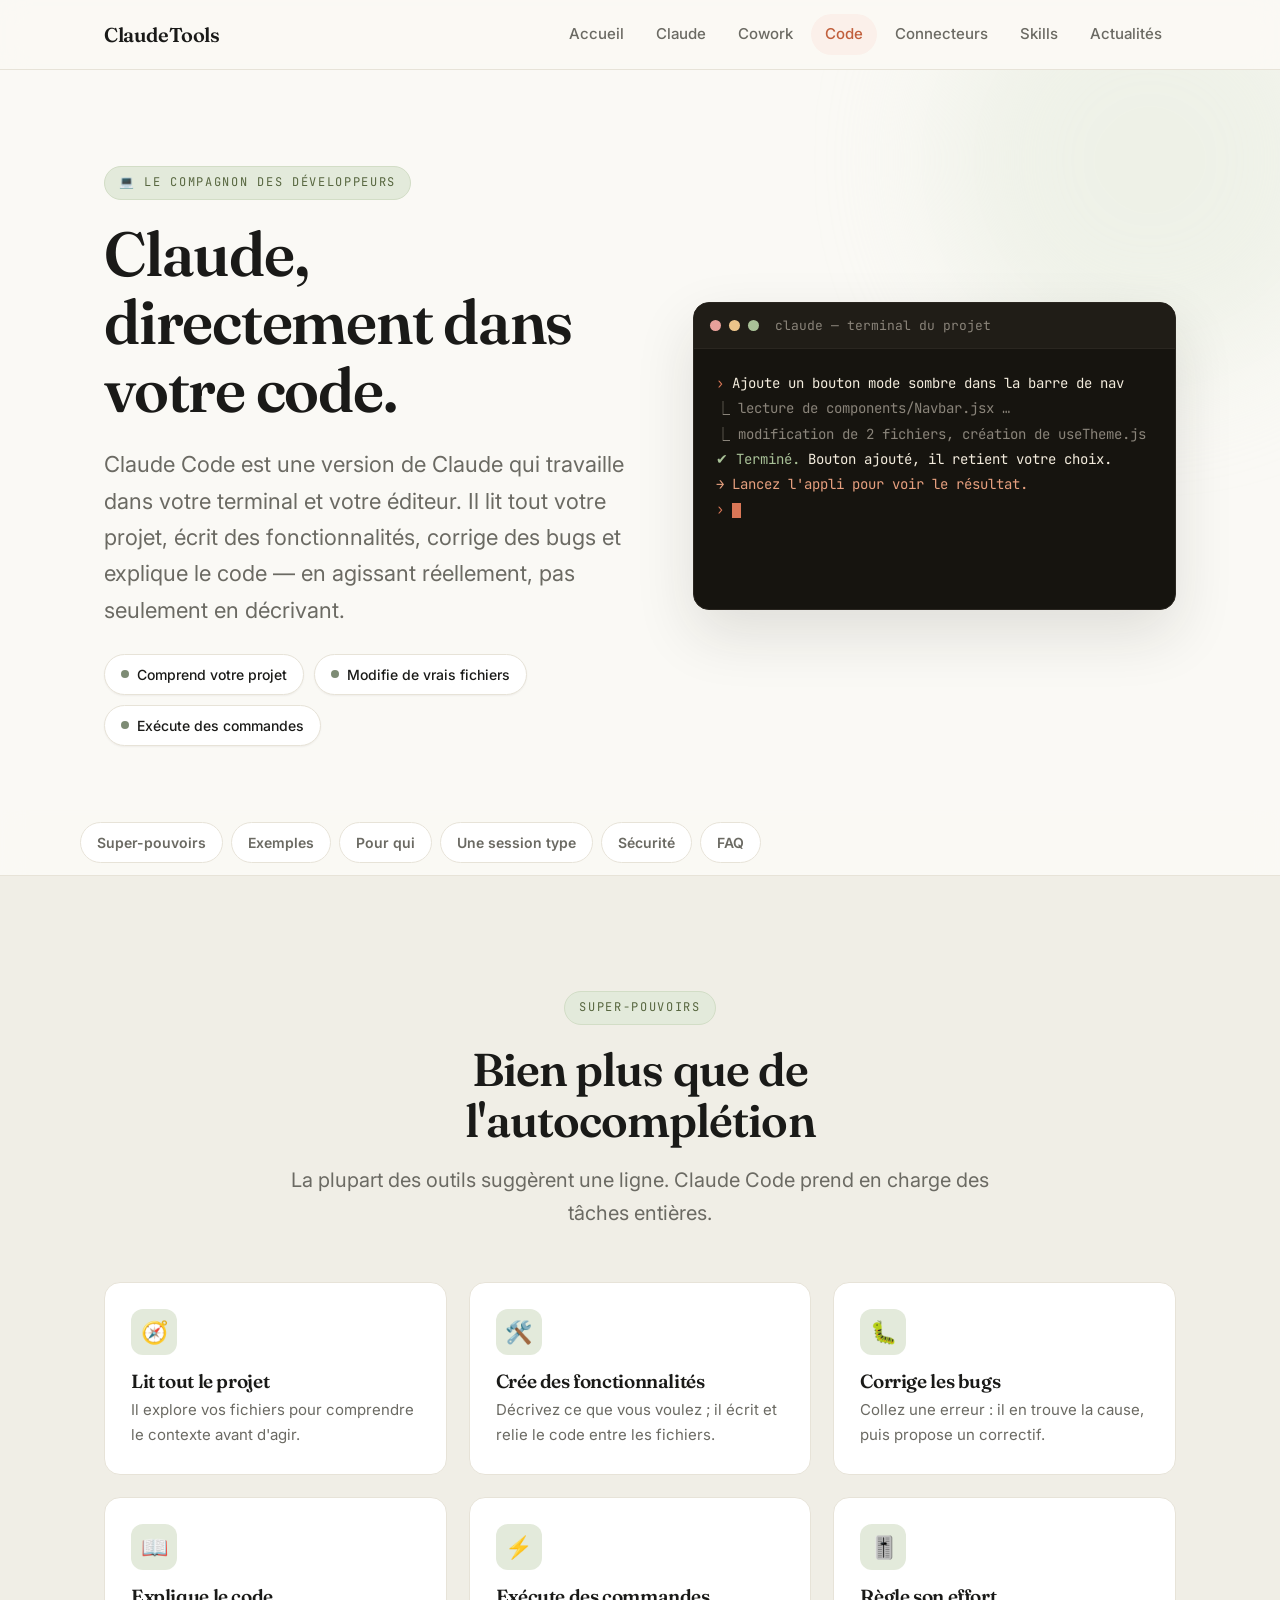
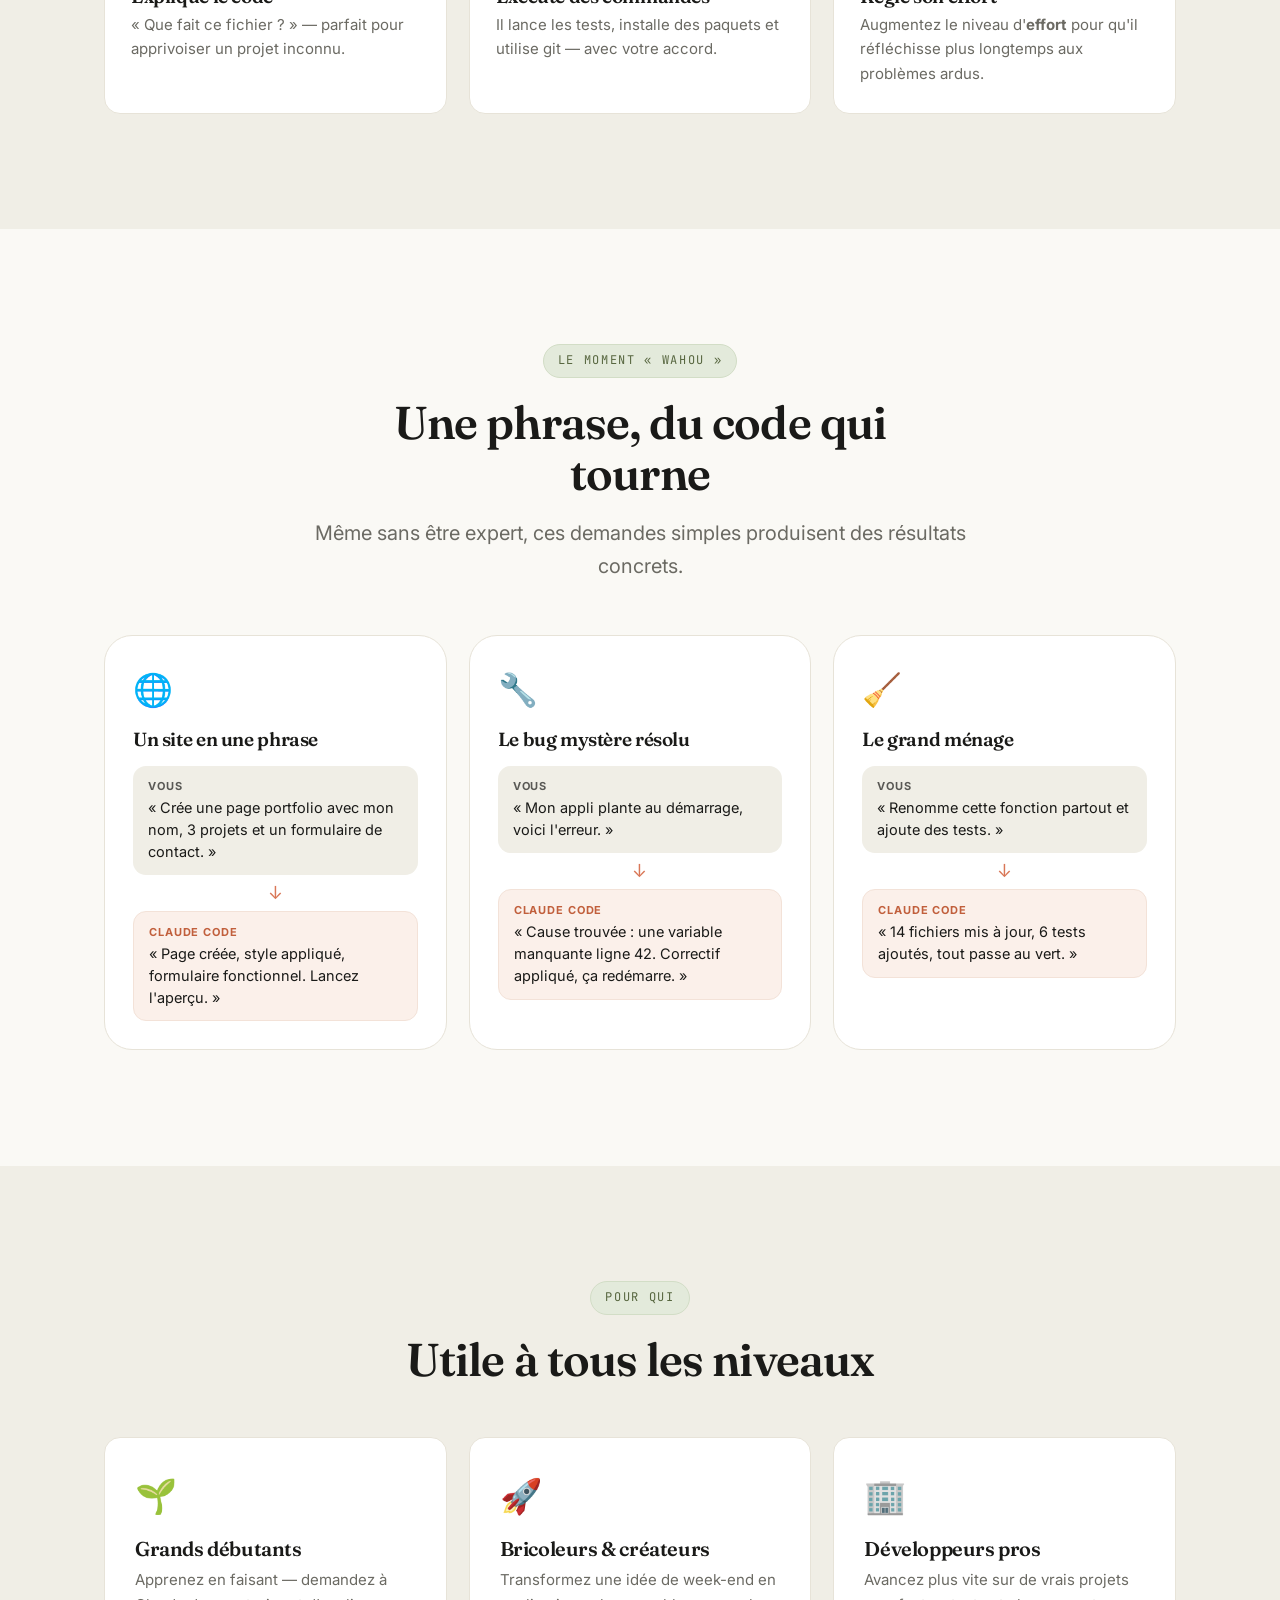
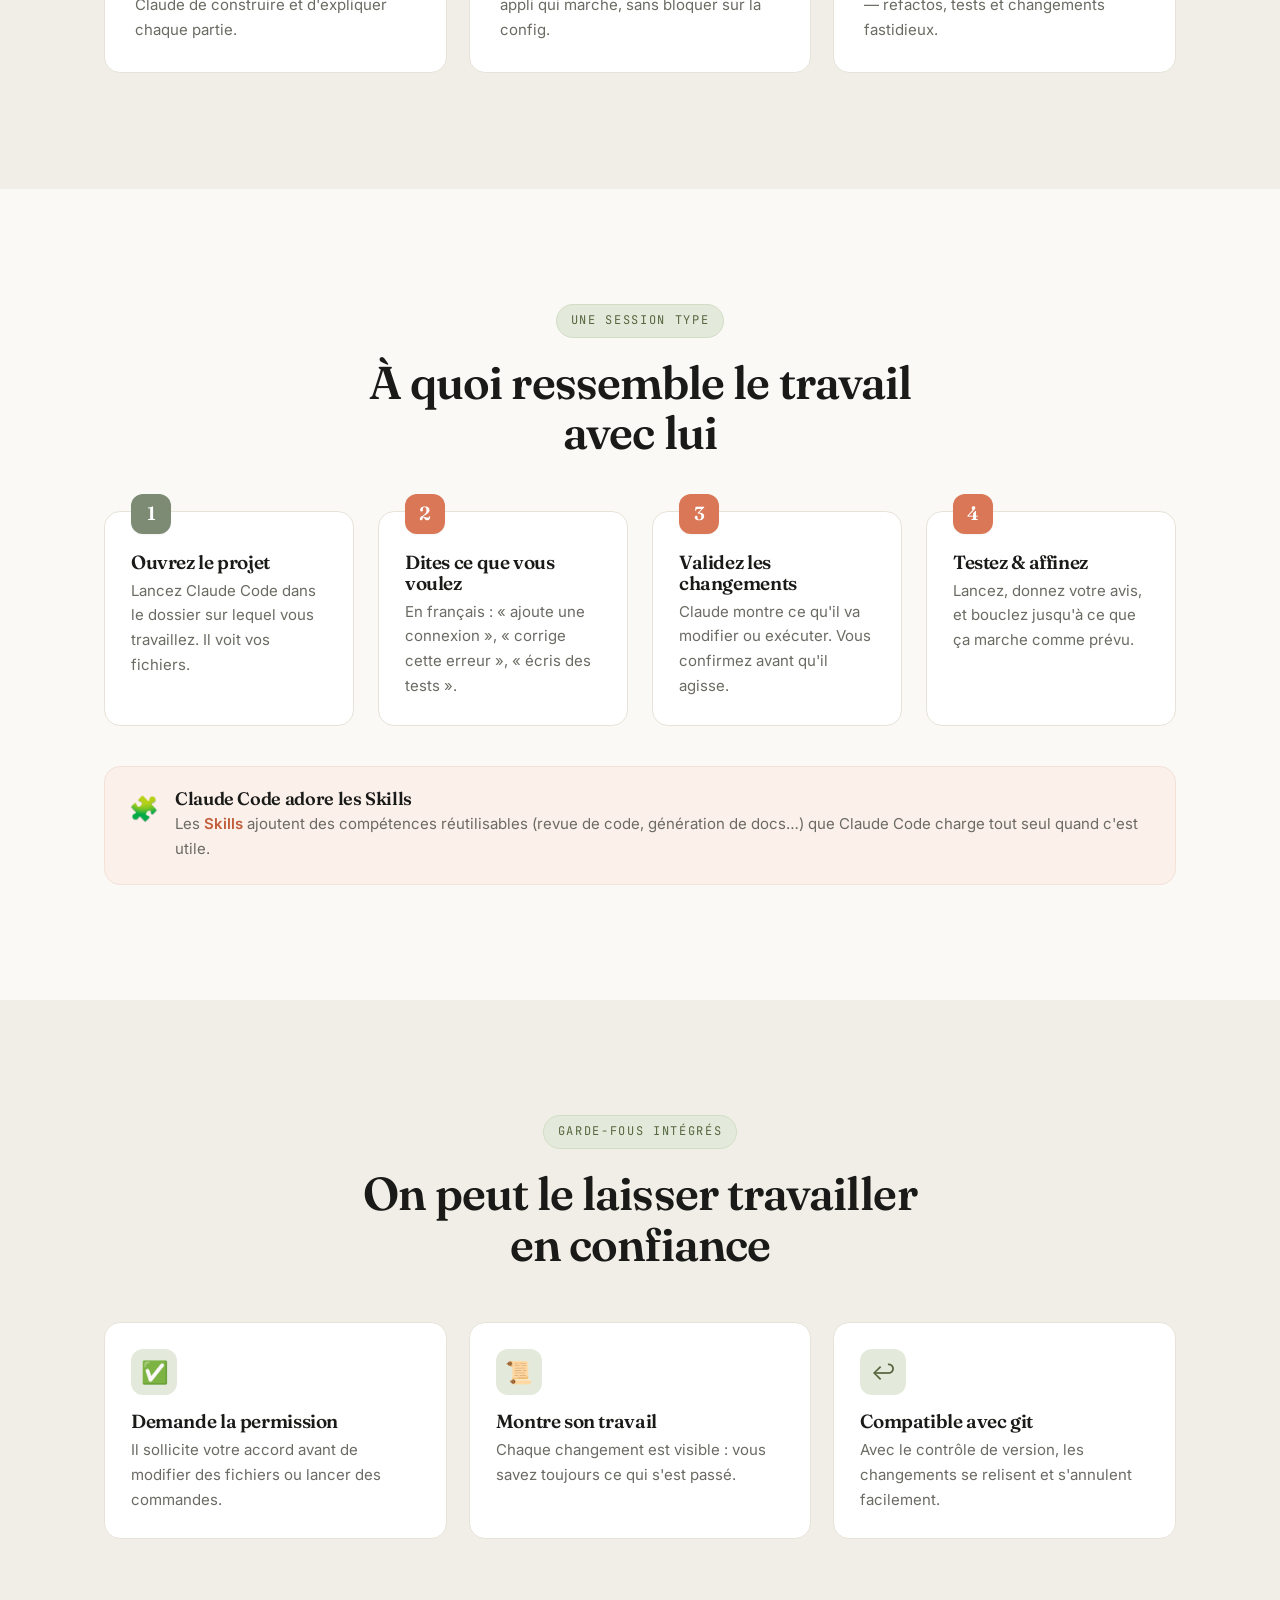
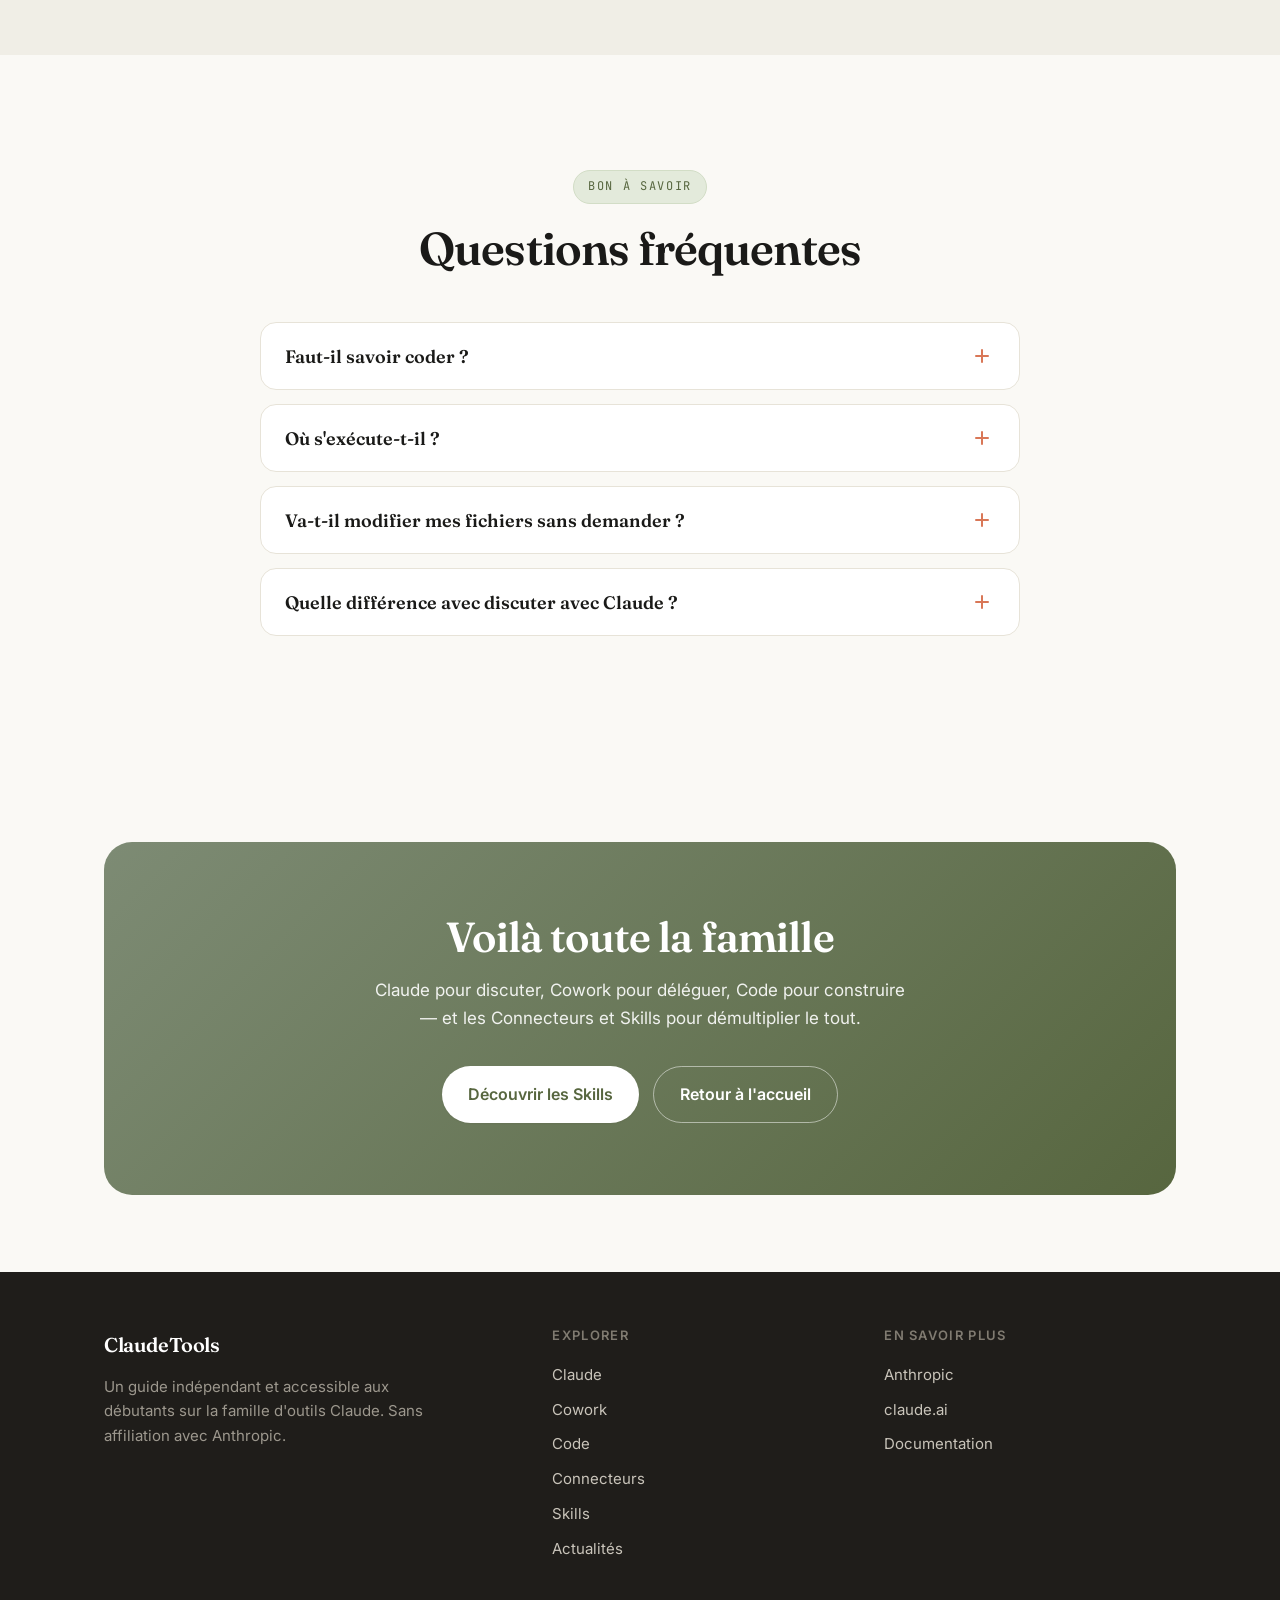
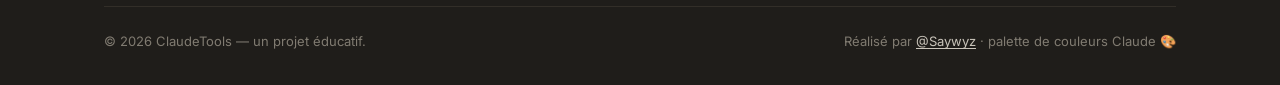
<file: code.html>
<!DOCTYPE html>
<html lang="fr">
<head>
  <meta charset="UTF-8" />
  <meta name="viewport" content="width=device-width, initial-scale=1.0" />
  <title>Claude Code — Le compagnon des développeurs | ClaudeTools</title>
  <meta name="description" content="Claude Code expliqué aux débutants : une IA qui lit, écrit et corrige du vrai code dans votre terminal et votre éditeur." />
  <link rel="preconnect" href="https://fonts.googleapis.com" />
  <link rel="preconnect" href="https://fonts.gstatic.com" crossorigin />
  <link href="https://fonts.googleapis.com/css2?family=Fraunces:opsz,wght@9..144,500;9..144,600;9..144,700&family=Inter:wght@400;500;600;700&family=JetBrains+Mono:wght@400;500&display=swap" rel="stylesheet" />
  <link rel="stylesheet" href="assets/css/style.css" />
  <link rel="icon" href="data:image/svg+xml,%3Csvg xmlns='http://www.w3.org/2000/svg' viewBox='0 0 24 24' fill='%23d97757'%3E%3Cpath d='M12 2l1.6 6.8L20 7l-4.2 5L20 17l-6.4-1.8L12 22l-1.6-6.8L4 17l4.2-5L4 7l6.4 1.8z'/%3E%3C/svg%3E" />
</head>
<body>

  <header class="site-header">
    <div class="container nav-inner">
      <a class="brand" href="index.html">ClaudeTools</a>
      <nav class="main-nav" id="mainNav">
        <a href="index.html">Accueil</a>
        <a href="claude.html">Claude</a>
        <a href="cowork.html">Cowork</a>
        <a href="code.html">Code</a>
        <a href="connectors.html">Connecteurs</a>
        <a href="skills.html">Skills</a>
        <a href="news.html">Actualités</a>
      </nav>
      <button class="nav-toggle" id="navToggle" aria-label="Ouvrir le menu">☰</button>
    </div>
  </header>

  <main>
    <!-- Hero -->
    <section class="page-hero">
      <span class="blob blob--1" style="background:#e3eadb;"></span>
      <div class="container hero-grid">
        <div class="reveal in">
          <span class="eyebrow" style="background:#e3eadb;border-color:#d2ddc6;color:#57663f;">💻 Le compagnon des développeurs</span>
          <h1>Claude, directement dans votre code.</h1>
          <p class="hero-lede">Claude Code est une version de Claude qui travaille dans votre terminal et votre éditeur. Il lit tout votre projet, écrit des fonctionnalités, corrige des bugs et explique le code — en agissant réellement, pas seulement en décrivant.</p>
          <div class="pill-row">
            <span class="pill"><span class="dot" style="background:var(--code);"></span> Comprend votre projet</span>
            <span class="pill"><span class="dot" style="background:var(--code);"></span> Modifie de vrais fichiers</span>
            <span class="pill"><span class="dot" style="background:var(--code);"></span> Exécute des commandes</span>
          </div>
        </div>

        <!-- Terminal -->
        <div class="terminal reveal in" data-delay="1" aria-hidden="true">
          <div class="terminal-bar">
            <span class="chat-dot"></span><span class="chat-dot"></span><span class="chat-dot"></span>
            <span class="chat-title">claude — terminal du projet</span>
          </div>
          <div class="terminal-body">
            <div class="line"><span class="t-prompt">›</span> <span class="t-cmd">Ajoute un bouton mode sombre dans la barre de nav</span></div>
            <div class="line"><span class="t-muted">⎿ lecture de components/Navbar.jsx …</span></div>
            <div class="line"><span class="t-muted">⎿ modification de 2 fichiers, création de useTheme.js</span></div>
            <div class="line"><span class="t-ok">✔ Terminé.</span> <span class="t-cmd">Bouton ajouté, il retient votre choix.</span></div>
            <div class="line"><span class="t-accent">→ Lancez l'appli pour voir le résultat.</span></div>
            <div class="line"><span class="t-prompt">›</span> <span class="terminal-cursor"></span></div>
          </div>
        </div>
      </div>
    </section>

    <!-- Sous-navigation -->
    <nav class="subnav">
      <div class="container subnav-inner">
        <a href="#pouvoirs">Super-pouvoirs</a>
        <a href="#exemples">Exemples</a>
        <a href="#public">Pour qui</a>
        <a href="#session">Une session type</a>
        <a href="#securite">Sécurité</a>
        <a href="#faq">FAQ</a>
      </div>
    </nav>

    <!-- Super-pouvoirs -->
    <section class="section section--alt jump" id="pouvoirs">
      <div class="container">
        <div class="center reveal">
          <span class="eyebrow" style="background:#e3eadb;border-color:#d2ddc6;color:#57663f;">Super-pouvoirs</span>
          <h2 class="section-title">Bien plus que de l'autocomplétion</h2>
          <p class="section-lede">La plupart des outils suggèrent une ligne. Claude Code prend en charge des tâches entières.</p>
        </div>
        <div class="feature-grid">
          <div class="feature reveal">
            <div class="feature-ico" style="background:#e3eadb;color:#57663f;">🧭</div>
            <h3>Lit tout le projet</h3>
            <p>Il explore vos fichiers pour comprendre le contexte avant d'agir.</p>
          </div>
          <div class="feature reveal" data-delay="1">
            <div class="feature-ico" style="background:#e3eadb;color:#57663f;">🛠️</div>
            <h3>Crée des fonctionnalités</h3>
            <p>Décrivez ce que vous voulez ; il écrit et relie le code entre les fichiers.</p>
          </div>
          <div class="feature reveal" data-delay="2">
            <div class="feature-ico" style="background:#e3eadb;color:#57663f;">🐛</div>
            <h3>Corrige les bugs</h3>
            <p>Collez une erreur : il en trouve la cause, puis propose un correctif.</p>
          </div>
          <div class="feature reveal">
            <div class="feature-ico" style="background:#e3eadb;color:#57663f;">📖</div>
            <h3>Explique le code</h3>
            <p>« Que fait ce fichier ? » — parfait pour apprivoiser un projet inconnu.</p>
          </div>
          <div class="feature reveal" data-delay="1">
            <div class="feature-ico" style="background:#e3eadb;color:#57663f;">⚡</div>
            <h3>Exécute des commandes</h3>
            <p>Il lance les tests, installe des paquets et utilise git — avec votre accord.</p>
          </div>
          <div class="feature reveal" data-delay="2">
            <div class="feature-ico" style="background:#e3eadb;color:#57663f;">🎚️</div>
            <h3>Règle son effort</h3>
            <p>Augmentez le niveau d'<strong>effort</strong> pour qu'il réfléchisse plus longtemps aux problèmes ardus.</p>
          </div>
        </div>
      </div>
    </section>

    <!-- Exemples wahou -->
    <section class="section jump" id="exemples">
      <div class="container">
        <div class="center reveal">
          <span class="eyebrow" style="background:#e3eadb;border-color:#d2ddc6;color:#57663f;">Le moment « wahou »</span>
          <h2 class="section-title">Une phrase, du code qui tourne</h2>
          <p class="section-lede">Même sans être expert, ces demandes simples produisent des résultats concrets.</p>
        </div>
        <div class="wow-grid">
          <div class="wow-card reveal">
            <div class="wow-emoji">🌐</div>
            <h3>Un site en une phrase</h3>
            <div class="wow-io">
              <div class="wow-in"><b>Vous</b>« Crée une page portfolio avec mon nom, 3 projets et un formulaire de contact. »</div>
              <div class="wow-arrow">↓</div>
              <div class="wow-out"><b>Claude Code</b>« Page créée, style appliqué, formulaire fonctionnel. Lancez l'aperçu. »</div>
            </div>
          </div>
          <div class="wow-card reveal" data-delay="1">
            <div class="wow-emoji">🔧</div>
            <h3>Le bug mystère résolu</h3>
            <div class="wow-io">
              <div class="wow-in"><b>Vous</b>« Mon appli plante au démarrage, voici l'erreur. »</div>
              <div class="wow-arrow">↓</div>
              <div class="wow-out"><b>Claude Code</b>« Cause trouvée : une variable manquante ligne 42. Correctif appliqué, ça redémarre. »</div>
            </div>
          </div>
          <div class="wow-card reveal" data-delay="2">
            <div class="wow-emoji">🧹</div>
            <h3>Le grand ménage</h3>
            <div class="wow-io">
              <div class="wow-in"><b>Vous</b>« Renomme cette fonction partout et ajoute des tests. »</div>
              <div class="wow-arrow">↓</div>
              <div class="wow-out"><b>Claude Code</b>« 14 fichiers mis à jour, 6 tests ajoutés, tout passe au vert. »</div>
            </div>
          </div>
        </div>
      </div>
    </section>

    <!-- Pour qui -->
    <section class="section section--alt jump" id="public">
      <div class="container">
        <div class="center reveal">
          <span class="eyebrow" style="background:#e3eadb;border-color:#d2ddc6;color:#57663f;">Pour qui</span>
          <h2 class="section-title">Utile à tous les niveaux</h2>
        </div>
        <div class="showcase">
          <div class="use-card reveal">
            <div class="use-emoji">🌱</div>
            <h3>Grands débutants</h3>
            <p>Apprenez en faisant — demandez à Claude de construire et d'expliquer chaque partie.</p>
          </div>
          <div class="use-card reveal" data-delay="1">
            <div class="use-emoji">🚀</div>
            <h3>Bricoleurs & créateurs</h3>
            <p>Transformez une idée de week-end en appli qui marche, sans bloquer sur la config.</p>
          </div>
          <div class="use-card reveal" data-delay="2">
            <div class="use-emoji">🏢</div>
            <h3>Développeurs pros</h3>
            <p>Avancez plus vite sur de vrais projets — refactos, tests et changements fastidieux.</p>
          </div>
        </div>
      </div>
    </section>

    <!-- Session type -->
    <section class="section jump" id="session">
      <div class="container">
        <div class="center reveal">
          <span class="eyebrow" style="background:#e3eadb;border-color:#d2ddc6;color:#57663f;">Une session type</span>
          <h2 class="section-title">À quoi ressemble le travail avec lui</h2>
        </div>
        <div class="steps">
          <div class="step reveal" style="--accent:var(--code);">
            <h3>Ouvrez le projet</h3>
            <p>Lancez Claude Code dans le dossier sur lequel vous travaillez. Il voit vos fichiers.</p>
          </div>
          <div class="step reveal" data-delay="1">
            <h3>Dites ce que vous voulez</h3>
            <p>En français : « ajoute une connexion », « corrige cette erreur », « écris des tests ».</p>
          </div>
          <div class="step reveal" data-delay="2">
            <h3>Validez les changements</h3>
            <p>Claude montre ce qu'il va modifier ou exécuter. Vous confirmez avant qu'il agisse.</p>
          </div>
          <div class="step reveal" data-delay="3">
            <h3>Testez & affinez</h3>
            <p>Lancez, donnez votre avis, et bouclez jusqu'à ce que ça marche comme prévu.</p>
          </div>
        </div>
        <div class="callout reveal">
          <span class="c-ico">🧩</span>
          <div>
            <h4>Claude Code adore les Skills</h4>
            <p>Les <a href="skills.html" style="color:var(--accent-dark);font-weight:600;">Skills</a> ajoutent des compétences réutilisables (revue de code, génération de docs…) que Claude Code charge tout seul quand c'est utile.</p>
          </div>
        </div>
      </div>
    </section>

    <!-- Sécurité -->
    <section class="section section--alt jump" id="securite">
      <div class="container">
        <div class="center reveal">
          <span class="eyebrow" style="background:#e3eadb;border-color:#d2ddc6;color:#57663f;">Garde-fous intégrés</span>
          <h2 class="section-title">On peut le laisser travailler en confiance</h2>
        </div>
        <div class="feature-grid">
          <div class="feature reveal">
            <div class="feature-ico" style="background:#e3eadb;color:#57663f;">✅</div>
            <h3>Demande la permission</h3>
            <p>Il sollicite votre accord avant de modifier des fichiers ou lancer des commandes.</p>
          </div>
          <div class="feature reveal" data-delay="1">
            <div class="feature-ico" style="background:#e3eadb;color:#57663f;">📜</div>
            <h3>Montre son travail</h3>
            <p>Chaque changement est visible : vous savez toujours ce qui s'est passé.</p>
          </div>
          <div class="feature reveal" data-delay="2">
            <div class="feature-ico" style="background:#e3eadb;color:#57663f;">↩️</div>
            <h3>Compatible avec git</h3>
            <p>Avec le contrôle de version, les changements se relisent et s'annulent facilement.</p>
          </div>
        </div>
      </div>
    </section>

    <!-- FAQ -->
    <section class="section jump" id="faq">
      <div class="container">
        <div class="center reveal">
          <span class="eyebrow" style="background:#e3eadb;border-color:#d2ddc6;color:#57663f;">Bon à savoir</span>
          <h2 class="section-title">Questions fréquentes</h2>
        </div>
        <div class="faq reveal">
          <div class="faq-item">
            <button class="faq-q">Faut-il savoir coder ? <span class="plus"></span></button>
            <div class="faq-a"><div class="faq-a-inner">Ça aide, mais on peut débuter de zéro. Beaucoup utilisent Claude Code pour apprendre — en construisant de petites choses et en lui demandant d'expliquer au passage.</div></div>
          </div>
          <div class="faq-item">
            <button class="faq-q">Où s'exécute-t-il ? <span class="plus"></span></button>
            <div class="faq-a"><div class="faq-a-inner">Dans votre terminal (l'outil en ligne de commande de votre ordinateur) et dans des éditeurs populaires comme VS Code, donc juste à côté de votre projet.</div></div>
          </div>
          <div class="faq-item">
            <button class="faq-q">Va-t-il modifier mes fichiers sans demander ? <span class="plus"></span></button>
            <div class="faq-a"><div class="faq-a-inner">Non. Il propose les changements et demande confirmation avant de modifier des fichiers ou d'exécuter des commandes : vous gardez le contrôle.</div></div>
          </div>
          <div class="faq-item">
            <button class="faq-q">Quelle différence avec discuter avec Claude ? <span class="plus"></span></button>
            <div class="faq-a"><div class="faq-a-inner">Le <a href="claude.html" style="color:var(--accent-dark);font-weight:600;">Claude</a> classique parle du code. Claude Code ouvre vraiment votre projet, fait les modifications et exécute les choses pour vous.</div></div>
          </div>
        </div>
      </div>
    </section>

    <!-- CTA -->
    <section class="section section--tight">
      <div class="container">
        <div class="cta-band reveal" style="background:linear-gradient(135deg,#7d8b74,#57663f);">
          <h2>Voilà toute la famille</h2>
          <p>Claude pour discuter, Cowork pour déléguer, Code pour construire — et les Connecteurs et Skills pour démultiplier le tout.</p>
          <div class="hero-actions" style="justify-content:center;">
            <a class="btn btn--primary" href="skills.html" style="color:#57663f;">Découvrir les Skills</a>
            <a class="btn btn--ghost" href="index.html">Retour à l'accueil</a>
          </div>
        </div>
      </div>
    </section>
  </main>

  <footer class="site-footer">
    <div class="container">
      <div class="footer-grid">
        <div class="footer-brand">
          <span class="brand" style="color:#fff;">ClaudeTools</span>
          <p>Un guide indépendant et accessible aux débutants sur la famille d'outils Claude. Sans affiliation avec Anthropic.</p>
        </div>
        <div class="footer-col">
          <h4>Explorer</h4>
          <a href="claude.html">Claude</a>
          <a href="cowork.html">Cowork</a>
          <a href="code.html">Code</a>
          <a href="connectors.html">Connecteurs</a>
          <a href="skills.html">Skills</a>
          <a href="news.html">Actualités</a>
        </div>
        <div class="footer-col">
          <h4>En savoir plus</h4>
          <a href="https://www.anthropic.com" target="_blank" rel="noopener">Anthropic</a>
          <a href="https://claude.ai" target="_blank" rel="noopener">claude.ai</a>
          <a href="https://docs.anthropic.com" target="_blank" rel="noopener">Documentation</a>
        </div>
      </div>
      <div class="footer-bottom">
        <span>© <span id="year">2026</span> ClaudeTools — un projet éducatif.</span>
        <span>Réalisé par <a href="https://github.com/Saywyz" target="_blank" rel="noopener">@Saywyz</a> · palette de couleurs Claude 🎨</span>
      </div>
    </div>
  </footer>

  <script src="assets/js/script.js"></script>
</body>
</html>
</file>
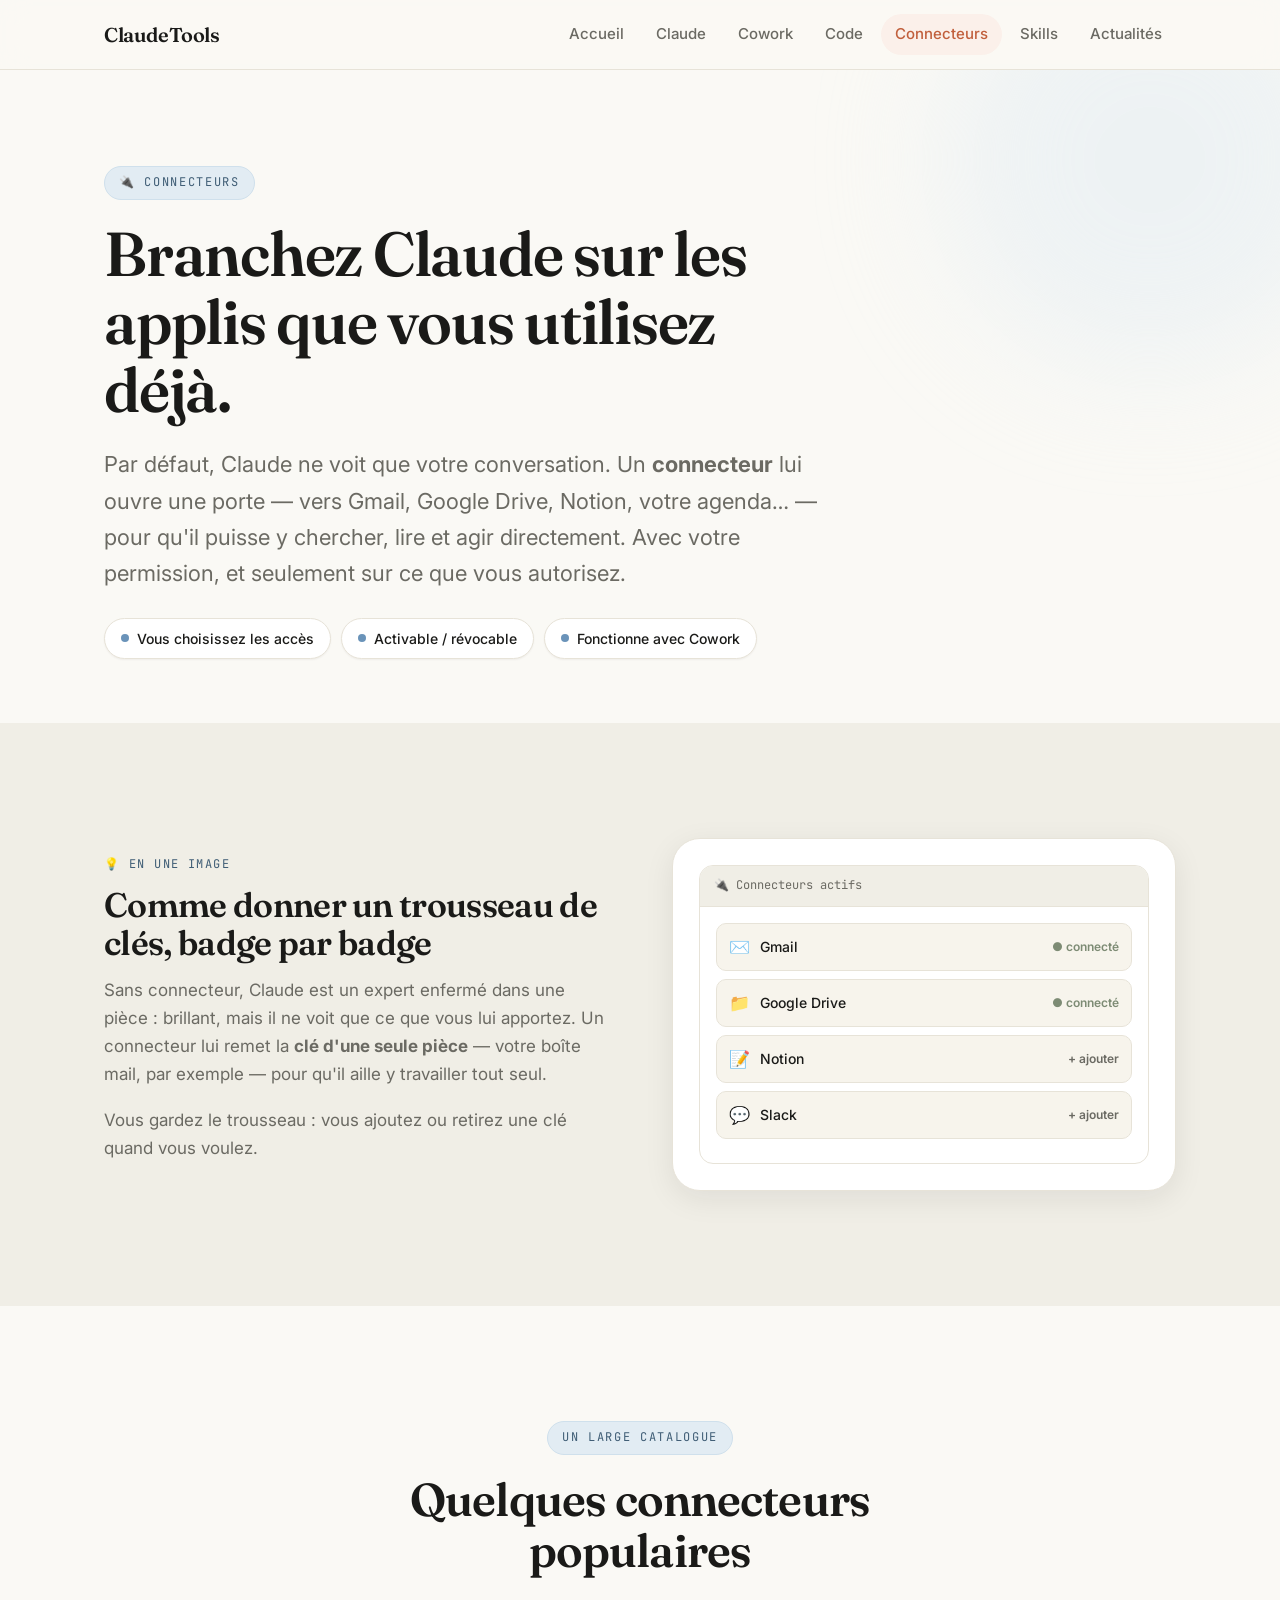
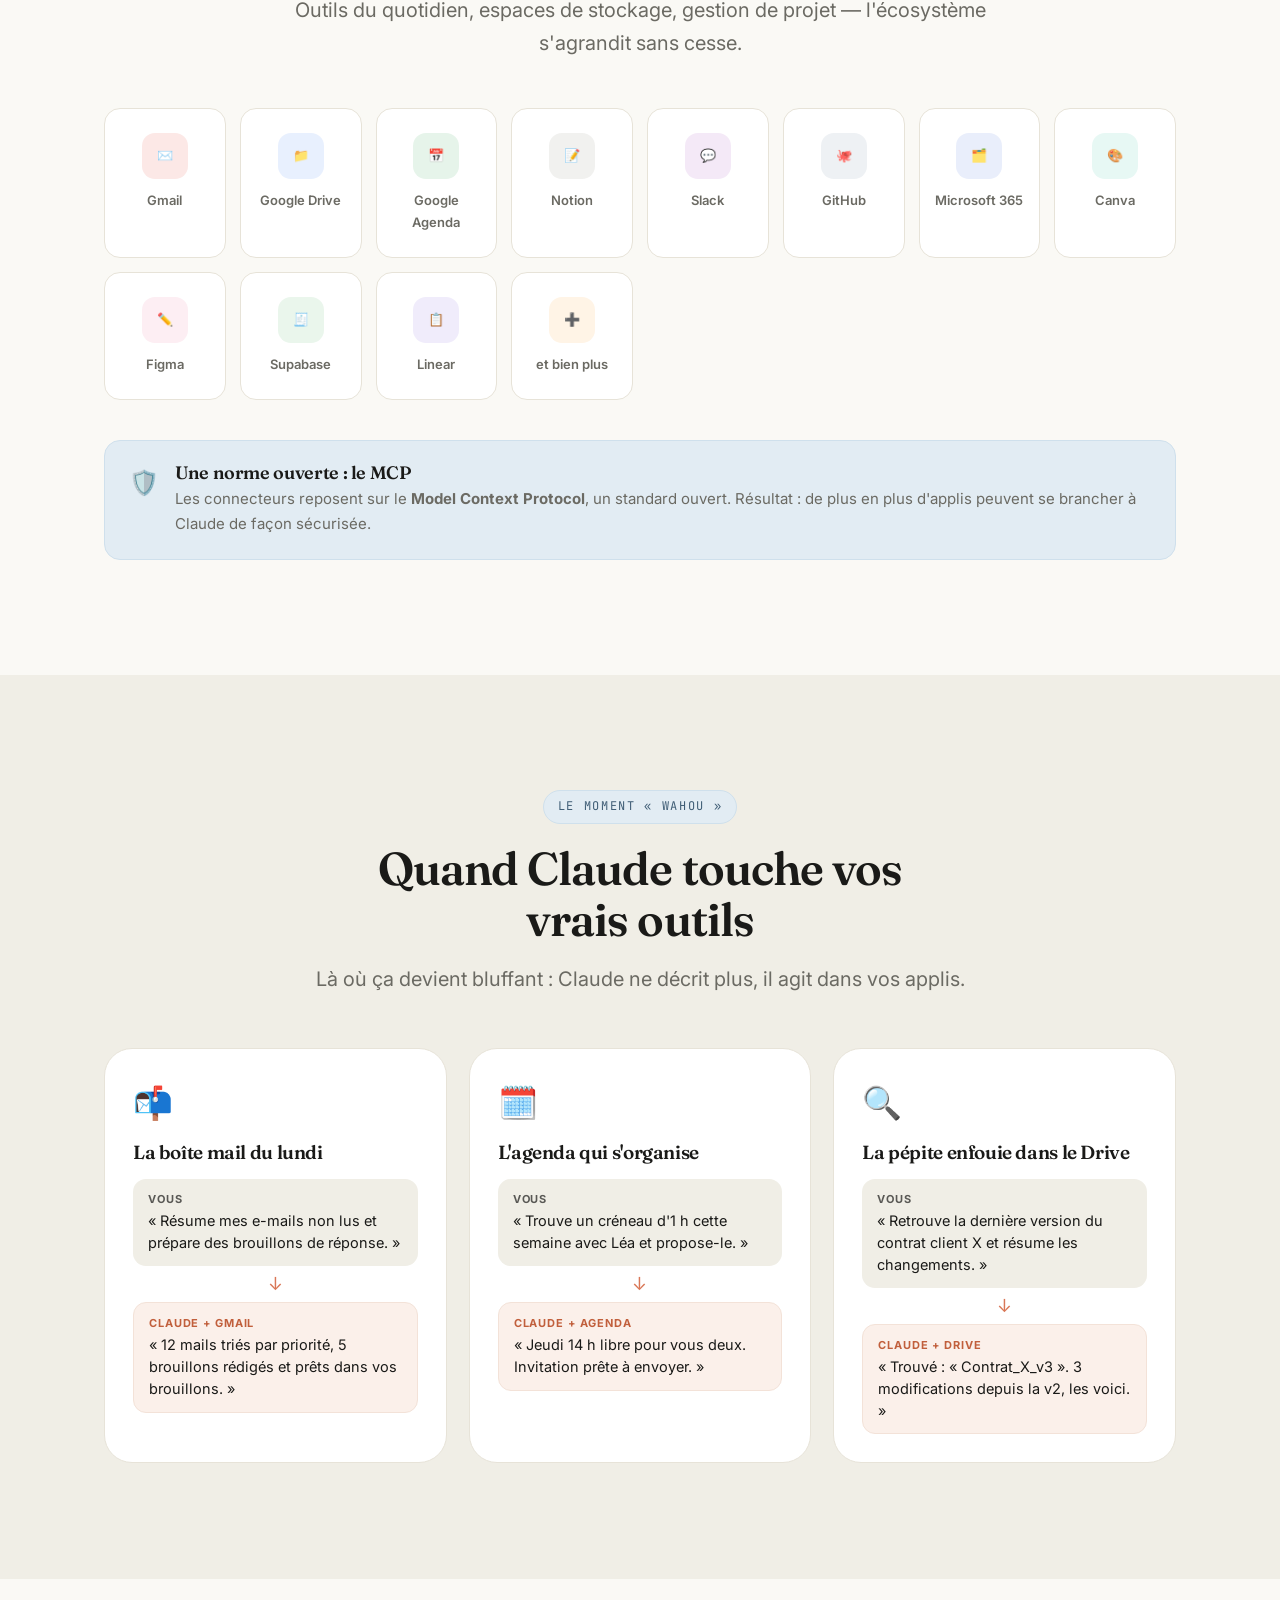
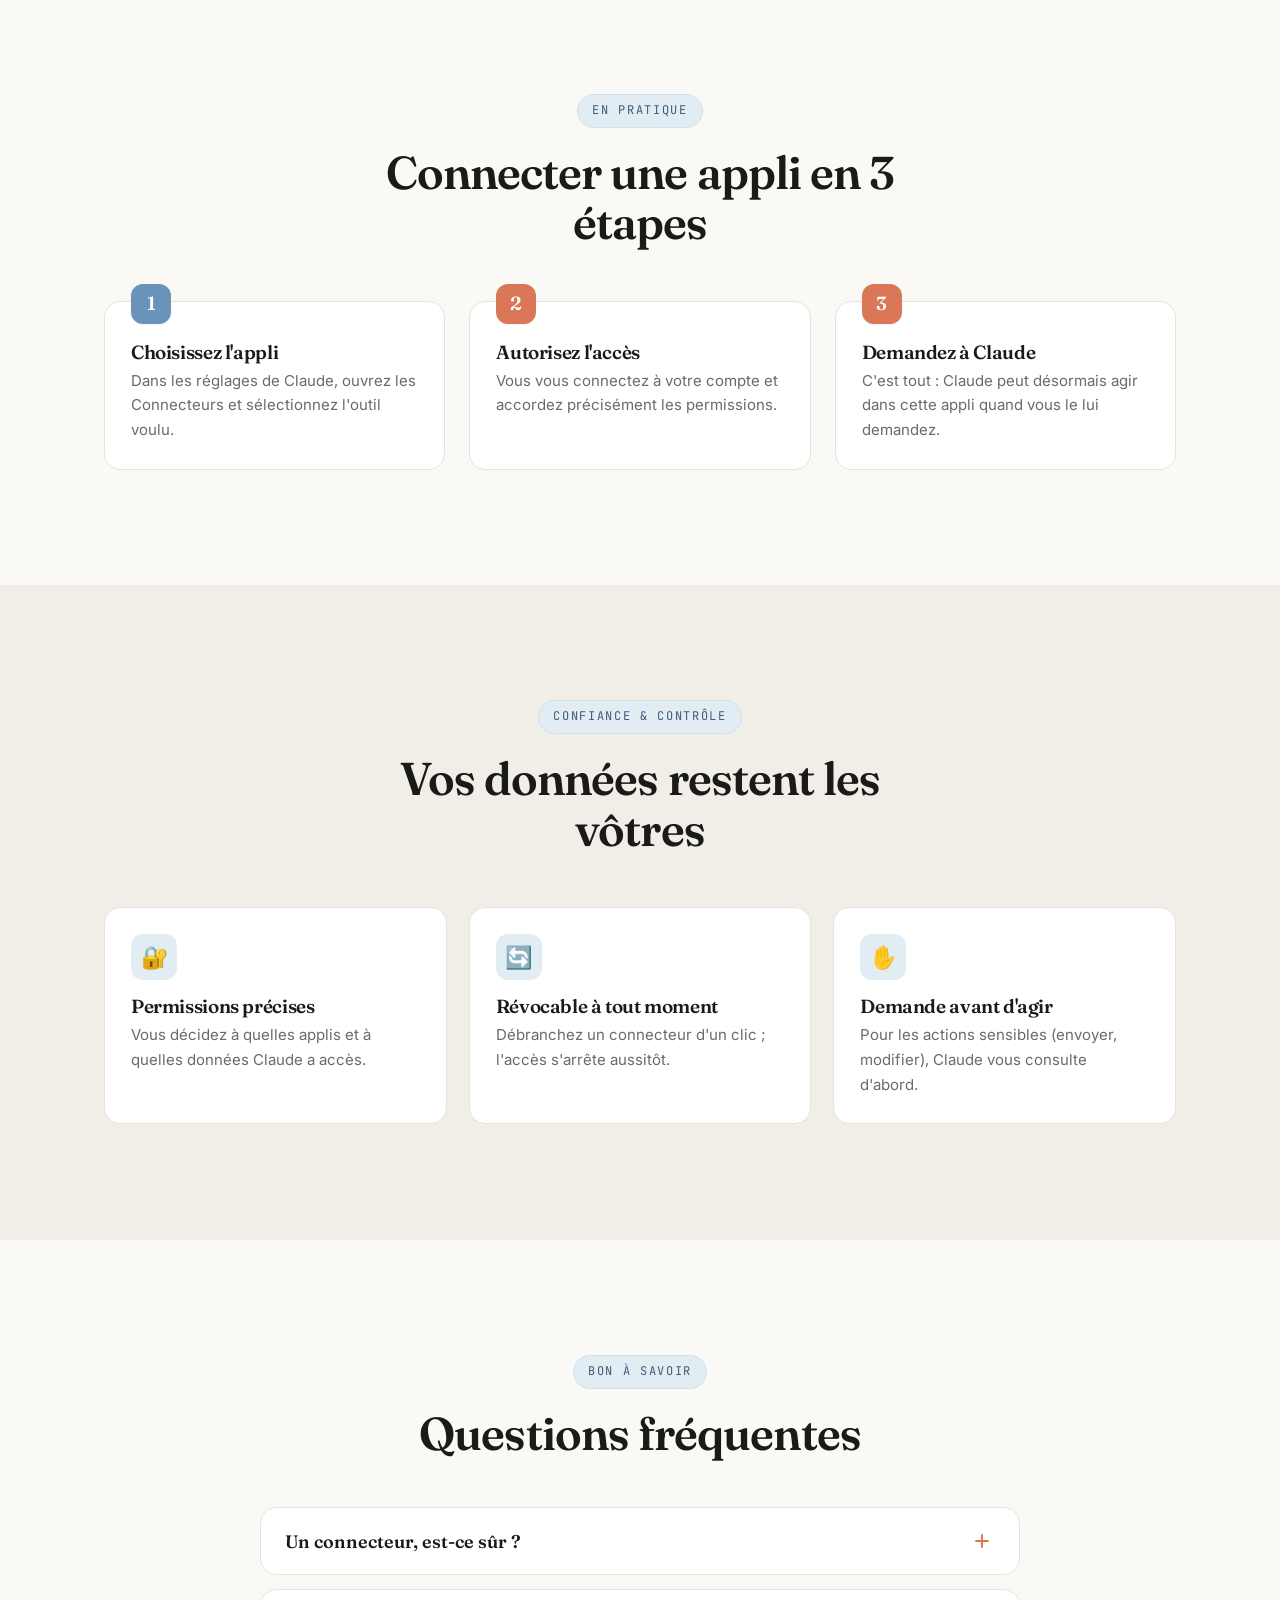
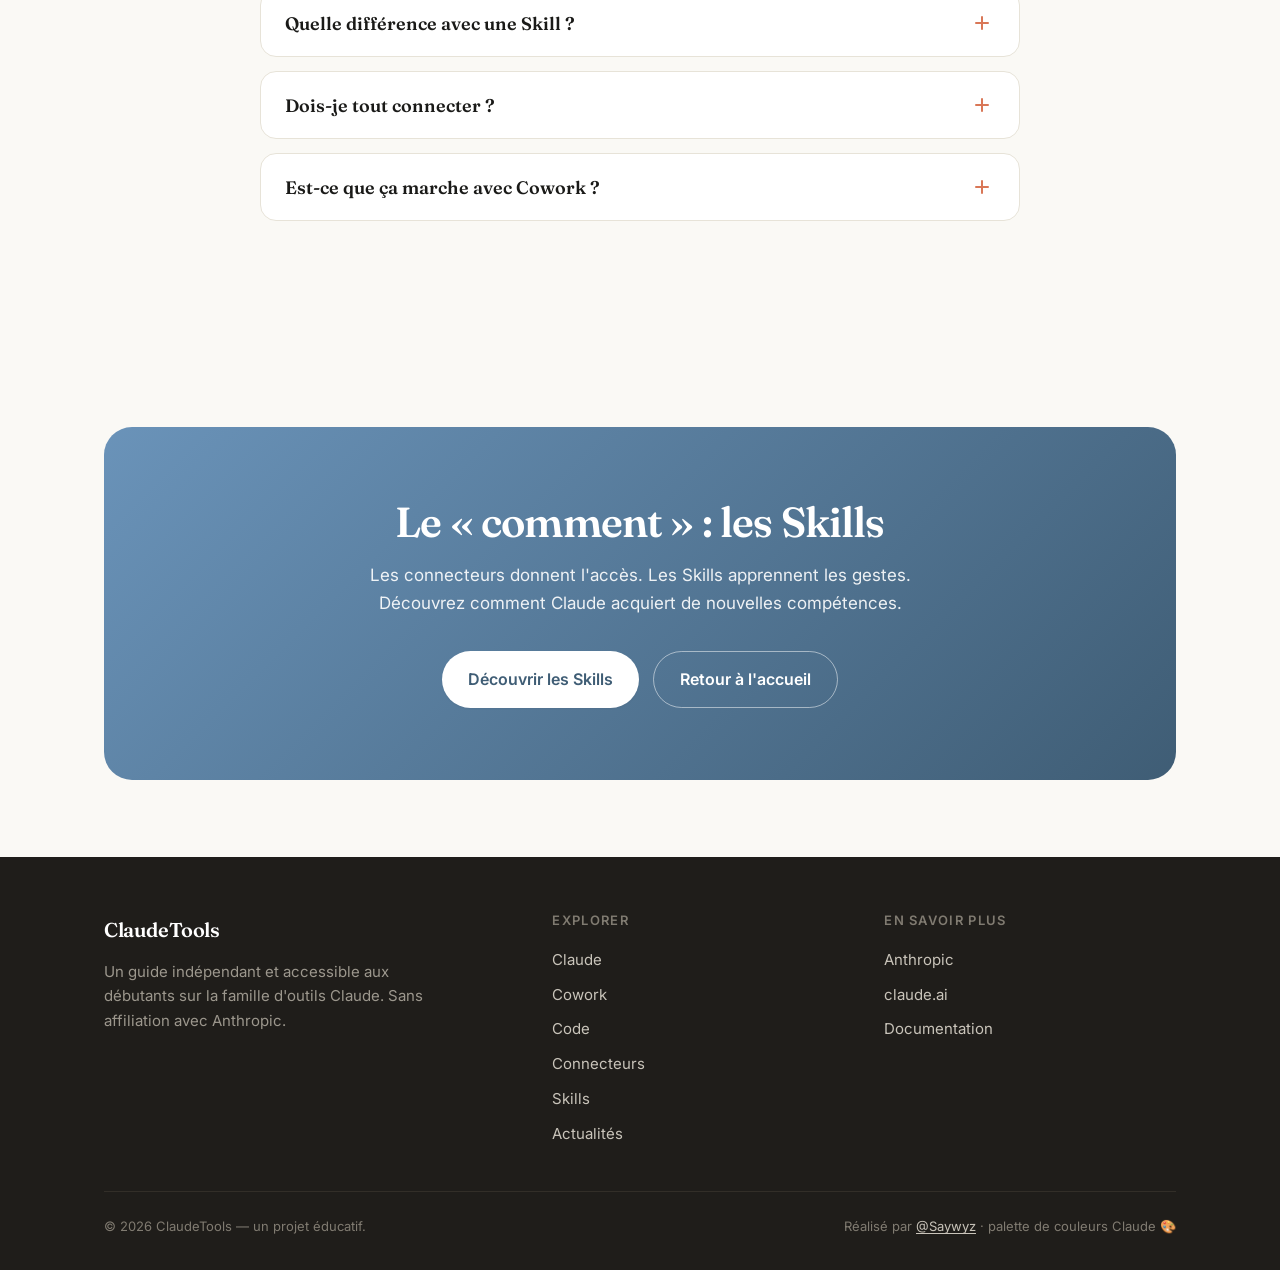
<file: connectors.html>
<!DOCTYPE html>
<html lang="fr">
<head>
  <meta charset="UTF-8" />
  <meta name="viewport" content="width=device-width, initial-scale=1.0" />
  <title>Connecteurs — Branchez Claude sur vos applis | ClaudeTools</title>
  <meta name="description" content="Les Connecteurs expliqués aux débutants : reliez Claude à Gmail, Drive, Notion, Slack et bien plus, pour qu'il agisse sur vos données." />
  <link rel="preconnect" href="https://fonts.googleapis.com" />
  <link rel="preconnect" href="https://fonts.gstatic.com" crossorigin />
  <link href="https://fonts.googleapis.com/css2?family=Fraunces:opsz,wght@9..144,500;9..144,600;9..144,700&family=Inter:wght@400;500;600;700&family=JetBrains+Mono:wght@400;500&display=swap" rel="stylesheet" />
  <link rel="stylesheet" href="assets/css/style.css" />
  <link rel="icon" href="data:image/svg+xml,%3Csvg xmlns='http://www.w3.org/2000/svg' viewBox='0 0 24 24' fill='%23d97757'%3E%3Cpath d='M12 2l1.6 6.8L20 7l-4.2 5L20 17l-6.4-1.8L12 22l-1.6-6.8L4 17l4.2-5L4 7l6.4 1.8z'/%3E%3C/svg%3E" />
</head>
<body>

  <header class="site-header">
    <div class="container nav-inner">
      <a class="brand" href="index.html">ClaudeTools</a>
      <nav class="main-nav" id="mainNav">
        <a href="index.html">Accueil</a>
        <a href="claude.html">Claude</a>
        <a href="cowork.html">Cowork</a>
        <a href="code.html">Code</a>
        <a href="connectors.html">Connecteurs</a>
        <a href="skills.html">Skills</a>
        <a href="news.html">Actualités</a>
      </nav>
      <button class="nav-toggle" id="navToggle" aria-label="Ouvrir le menu">☰</button>
    </div>
  </header>

  <main>
    <!-- Hero -->
    <section class="page-hero">
      <span class="blob blob--1" style="background:#e2ecf3;"></span>
      <div class="container reveal in">
        <span class="eyebrow" style="background:#e2ecf3;border-color:#cfe0ec;color:#3f5d75;">🔌 Connecteurs</span>
        <h1>Branchez Claude sur les applis que vous utilisez déjà.</h1>
        <p class="hero-lede">Par défaut, Claude ne voit que votre conversation. Un <strong>connecteur</strong> lui ouvre une porte — vers Gmail, Google Drive, Notion, votre agenda… — pour qu'il puisse y chercher, lire et agir directement. Avec votre permission, et seulement sur ce que vous autorisez.</p>
        <div class="pill-row">
          <span class="pill"><span class="dot" style="background:#6a93b9;"></span> Vous choisissez les accès</span>
          <span class="pill"><span class="dot" style="background:#6a93b9;"></span> Activable / révocable</span>
          <span class="pill"><span class="dot" style="background:#6a93b9;"></span> Fonctionne avec Cowork</span>
        </div>
      </div>
    </section>

    <!-- C'est quoi -->
    <section class="section section--alt">
      <div class="container">
        <div class="split reveal">
          <div class="split-text">
            <span class="mini-eyebrow" style="color:#3f5d75;">💡 En une image</span>
            <h3>Comme donner un trousseau de clés, badge par badge</h3>
            <p>Sans connecteur, Claude est un expert enfermé dans une pièce : brillant, mais il ne voit que ce que vous lui apportez. Un connecteur lui remet la <strong>clé d'une seule pièce</strong> — votre boîte mail, par exemple — pour qu'il aille y travailler tout seul.</p>
            <p>Vous gardez le trousseau : vous ajoutez ou retirez une clé quand vous voulez.</p>
          </div>
          <div class="split-media">
            <div class="mock-window">
              <div class="mock-bar">🔌 Connecteurs actifs</div>
              <div class="mock-body">
                <div class="file-row"><span class="ic">✉️</span> Gmail <span style="margin-left:auto;color:var(--code);font-weight:600;font-size:12px;">● connecté</span></div>
                <div class="file-row"><span class="ic">📁</span> Google Drive <span style="margin-left:auto;color:var(--code);font-weight:600;font-size:12px;">● connecté</span></div>
                <div class="file-row"><span class="ic">📝</span> Notion <span style="margin-left:auto;color:var(--text-muted);font-weight:600;font-size:12px;">+ ajouter</span></div>
                <div class="file-row"><span class="ic">💬</span> Slack <span style="margin-left:auto;color:var(--text-muted);font-weight:600;font-size:12px;">+ ajouter</span></div>
              </div>
            </div>
          </div>
        </div>
      </div>
    </section>

    <!-- Logos -->
    <section class="section">
      <div class="container">
        <div class="center reveal">
          <span class="eyebrow" style="background:#e2ecf3;border-color:#cfe0ec;color:#3f5d75;">Un large catalogue</span>
          <h2 class="section-title">Quelques connecteurs populaires</h2>
          <p class="section-lede">Outils du quotidien, espaces de stockage, gestion de projet — l'écosystème s'agrandit sans cesse.</p>
        </div>
        <div class="logo-grid reveal">
          <div class="logo-tile"><span class="logo-mark" style="background:#fce8e6;color:#ea4335;">✉️</span><span>Gmail</span></div>
          <div class="logo-tile"><span class="logo-mark" style="background:#e8f0fe;color:#1a73e8;">📁</span><span>Google Drive</span></div>
          <div class="logo-tile"><span class="logo-mark" style="background:#e6f4ea;color:#1e8e3e;">📅</span><span>Google Agenda</span></div>
          <div class="logo-tile"><span class="logo-mark" style="background:#f1f1ef;color:#191919;">📝</span><span>Notion</span></div>
          <div class="logo-tile"><span class="logo-mark" style="background:#f4e9f7;color:#611f69;">💬</span><span>Slack</span></div>
          <div class="logo-tile"><span class="logo-mark" style="background:#eef1f4;color:#24292f;">🐙</span><span>GitHub</span></div>
          <div class="logo-tile"><span class="logo-mark" style="background:#e9eefb;color:#2557d6;">🗂️</span><span>Microsoft 365</span></div>
          <div class="logo-tile"><span class="logo-mark" style="background:#e7f8f4;color:#0d9488;">🎨</span><span>Canva</span></div>
          <div class="logo-tile"><span class="logo-mark" style="background:#fdeef3;color:#d6336c;">✏️</span><span>Figma</span></div>
          <div class="logo-tile"><span class="logo-mark" style="background:#eaf6ec;color:#2f9e44;">🧾</span><span>Supabase</span></div>
          <div class="logo-tile"><span class="logo-mark" style="background:#f0ecfb;color:#6741d9;">📋</span><span>Linear</span></div>
          <div class="logo-tile"><span class="logo-mark" style="background:#fff4e6;color:#e8590c;">➕</span><span>et bien plus</span></div>
        </div>
        <div class="callout reveal" style="background:#e2ecf3;border-color:#cfe0ec;">
          <span class="c-ico">🛡️</span>
          <div>
            <h4>Une norme ouverte : le MCP</h4>
            <p>Les connecteurs reposent sur le <strong>Model Context Protocol</strong>, un standard ouvert. Résultat : de plus en plus d'applis peuvent se brancher à Claude de façon sécurisée.</p>
          </div>
        </div>
      </div>
    </section>

    <!-- Wahou -->
    <section class="section section--alt">
      <div class="container">
        <div class="center reveal">
          <span class="eyebrow" style="background:#e2ecf3;border-color:#cfe0ec;color:#3f5d75;">Le moment « wahou »</span>
          <h2 class="section-title">Quand Claude touche vos vrais outils</h2>
          <p class="section-lede">Là où ça devient bluffant : Claude ne décrit plus, il agit dans vos applis.</p>
        </div>
        <div class="wow-grid">
          <div class="wow-card reveal">
            <div class="wow-emoji">📬</div>
            <h3>La boîte mail du lundi</h3>
            <div class="wow-io">
              <div class="wow-in"><b>Vous</b>« Résume mes e-mails non lus et prépare des brouillons de réponse. »</div>
              <div class="wow-arrow">↓</div>
              <div class="wow-out"><b>Claude + Gmail</b>« 12 mails triés par priorité, 5 brouillons rédigés et prêts dans vos brouillons. »</div>
            </div>
          </div>
          <div class="wow-card reveal" data-delay="1">
            <div class="wow-emoji">🗓️</div>
            <h3>L'agenda qui s'organise</h3>
            <div class="wow-io">
              <div class="wow-in"><b>Vous</b>« Trouve un créneau d'1 h cette semaine avec Léa et propose-le. »</div>
              <div class="wow-arrow">↓</div>
              <div class="wow-out"><b>Claude + Agenda</b>« Jeudi 14 h libre pour vous deux. Invitation prête à envoyer. »</div>
            </div>
          </div>
          <div class="wow-card reveal" data-delay="2">
            <div class="wow-emoji">🔍</div>
            <h3>La pépite enfouie dans le Drive</h3>
            <div class="wow-io">
              <div class="wow-in"><b>Vous</b>« Retrouve la dernière version du contrat client X et résume les changements. »</div>
              <div class="wow-arrow">↓</div>
              <div class="wow-out"><b>Claude + Drive</b>« Trouvé : « Contrat_X_v3 ». 3 modifications depuis la v2, les voici. »</div>
            </div>
          </div>
        </div>
      </div>
    </section>

    <!-- Comment connecter -->
    <section class="section">
      <div class="container">
        <div class="center reveal">
          <span class="eyebrow" style="background:#e2ecf3;border-color:#cfe0ec;color:#3f5d75;">En pratique</span>
          <h2 class="section-title">Connecter une appli en 3 étapes</h2>
        </div>
        <div class="steps">
          <div class="step reveal" style="--accent:#6a93b9;">
            <h3>Choisissez l'appli</h3>
            <p>Dans les réglages de Claude, ouvrez les Connecteurs et sélectionnez l'outil voulu.</p>
          </div>
          <div class="step reveal" data-delay="1">
            <h3>Autorisez l'accès</h3>
            <p>Vous vous connectez à votre compte et accordez précisément les permissions.</p>
          </div>
          <div class="step reveal" data-delay="2">
            <h3>Demandez à Claude</h3>
            <p>C'est tout : Claude peut désormais agir dans cette appli quand vous le lui demandez.</p>
          </div>
        </div>
      </div>
    </section>

    <!-- Sécurité -->
    <section class="section section--alt">
      <div class="container">
        <div class="center reveal">
          <span class="eyebrow" style="background:#e2ecf3;border-color:#cfe0ec;color:#3f5d75;">Confiance & contrôle</span>
          <h2 class="section-title">Vos données restent les vôtres</h2>
        </div>
        <div class="feature-grid">
          <div class="feature reveal">
            <div class="feature-ico" style="background:#e2ecf3;color:#3f5d75;">🔐</div>
            <h3>Permissions précises</h3>
            <p>Vous décidez à quelles applis et à quelles données Claude a accès.</p>
          </div>
          <div class="feature reveal" data-delay="1">
            <div class="feature-ico" style="background:#e2ecf3;color:#3f5d75;">🔄</div>
            <h3>Révocable à tout moment</h3>
            <p>Débranchez un connecteur d'un clic ; l'accès s'arrête aussitôt.</p>
          </div>
          <div class="feature reveal" data-delay="2">
            <div class="feature-ico" style="background:#e2ecf3;color:#3f5d75;">✋</div>
            <h3>Demande avant d'agir</h3>
            <p>Pour les actions sensibles (envoyer, modifier), Claude vous consulte d'abord.</p>
          </div>
        </div>
      </div>
    </section>

    <!-- FAQ -->
    <section class="section">
      <div class="container">
        <div class="center reveal">
          <span class="eyebrow" style="background:#e2ecf3;border-color:#cfe0ec;color:#3f5d75;">Bon à savoir</span>
          <h2 class="section-title">Questions fréquentes</h2>
        </div>
        <div class="faq reveal">
          <div class="faq-item">
            <button class="faq-q">Un connecteur, est-ce sûr ? <span class="plus"></span></button>
            <div class="faq-a"><div class="faq-a-inner">Vous accordez vous-même l'accès, appli par appli, et vous pouvez le retirer à tout moment. Pour les actions importantes, Claude demande confirmation avant d'agir.</div></div>
          </div>
          <div class="faq-item">
            <button class="faq-q">Quelle différence avec une Skill ? <span class="plus"></span></button>
            <div class="faq-a"><div class="faq-a-inner">Un connecteur donne à Claude <strong>l'accès à une appli</strong> (le « où »). Une <a href="skills.html" style="color:#3f5d75;font-weight:600;">Skill</a> lui apprend <strong>une compétence</strong> (le « comment »). Les deux se complètent à merveille.</div></div>
          </div>
          <div class="faq-item">
            <button class="faq-q">Dois-je tout connecter ? <span class="plus"></span></button>
            <div class="faq-a"><div class="faq-a-inner">Non. Ne branchez que ce dont vous avez besoin. Vous pouvez très bien commencer avec un seul connecteur, puis en ajouter d'autres plus tard.</div></div>
          </div>
          <div class="faq-item">
            <button class="faq-q">Est-ce que ça marche avec Cowork ? <span class="plus"></span></button>
            <div class="faq-a"><div class="faq-a-inner">Oui, et c'est là que la magie opère : <a href="cowork.html" style="color:#3f5d75;font-weight:600;">Cowork</a> peut dérouler une tâche entière en puisant directement dans vos applis connectées.</div></div>
          </div>
        </div>
      </div>
    </section>

    <!-- CTA -->
    <section class="section section--tight">
      <div class="container">
        <div class="cta-band reveal" style="background:linear-gradient(135deg,#6a93b9,#3f5d75);">
          <h2>Le « comment » : les Skills</h2>
          <p>Les connecteurs donnent l'accès. Les Skills apprennent les gestes. Découvrez comment Claude acquiert de nouvelles compétences.</p>
          <div class="hero-actions" style="justify-content:center;">
            <a class="btn btn--primary" href="skills.html" style="color:#3f5d75;">Découvrir les Skills</a>
            <a class="btn btn--ghost" href="index.html">Retour à l'accueil</a>
          </div>
        </div>
      </div>
    </section>
  </main>

  <footer class="site-footer">
    <div class="container">
      <div class="footer-grid">
        <div class="footer-brand">
          <span class="brand" style="color:#fff;">ClaudeTools</span>
          <p>Un guide indépendant et accessible aux débutants sur la famille d'outils Claude. Sans affiliation avec Anthropic.</p>
        </div>
        <div class="footer-col">
          <h4>Explorer</h4>
          <a href="claude.html">Claude</a>
          <a href="cowork.html">Cowork</a>
          <a href="code.html">Code</a>
          <a href="connectors.html">Connecteurs</a>
          <a href="skills.html">Skills</a>
          <a href="news.html">Actualités</a>
        </div>
        <div class="footer-col">
          <h4>En savoir plus</h4>
          <a href="https://www.anthropic.com" target="_blank" rel="noopener">Anthropic</a>
          <a href="https://claude.ai" target="_blank" rel="noopener">claude.ai</a>
          <a href="https://docs.anthropic.com" target="_blank" rel="noopener">Documentation</a>
        </div>
      </div>
      <div class="footer-bottom">
        <span>© <span id="year">2026</span> ClaudeTools — un projet éducatif.</span>
        <span>Réalisé par <a href="https://github.com/Saywyz" target="_blank" rel="noopener">@Saywyz</a> · palette de couleurs Claude 🎨</span>
      </div>
    </div>
  </footer>

  <script src="assets/js/script.js"></script>
</body>
</html>
</file>
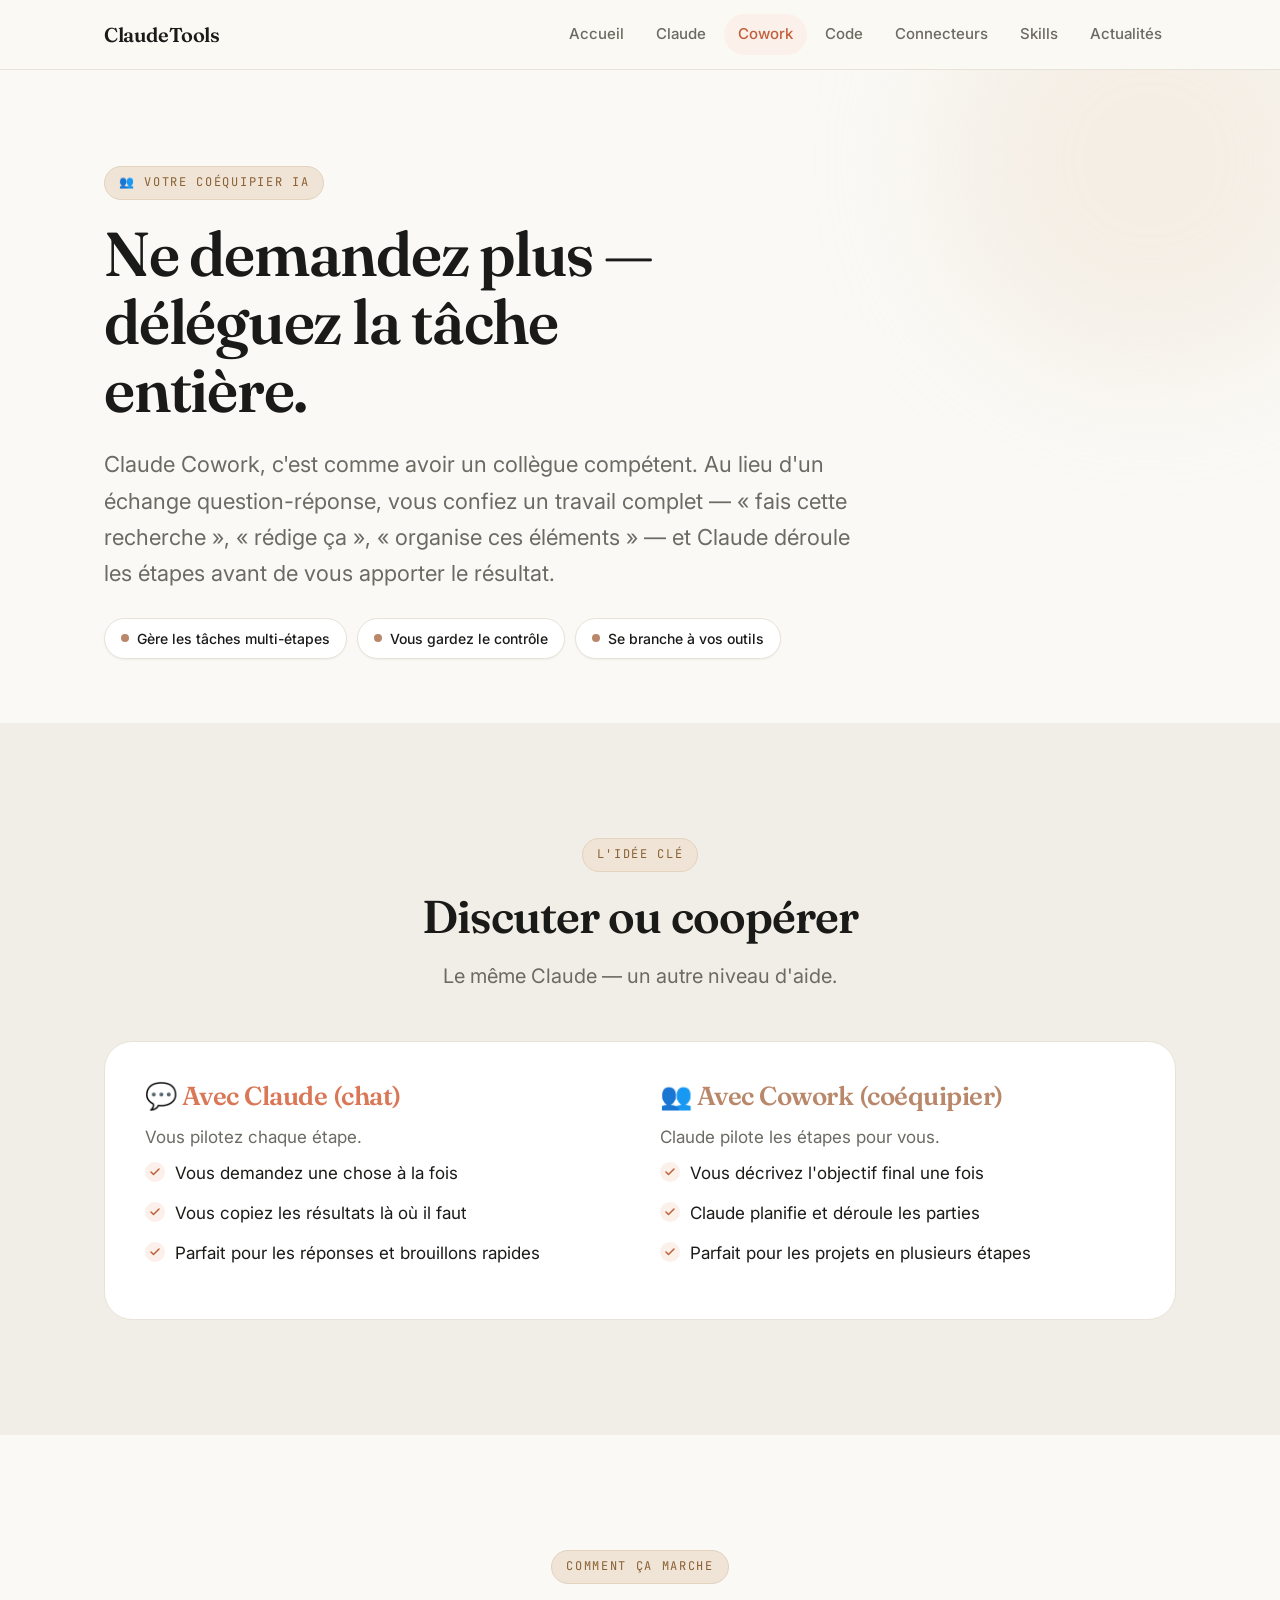
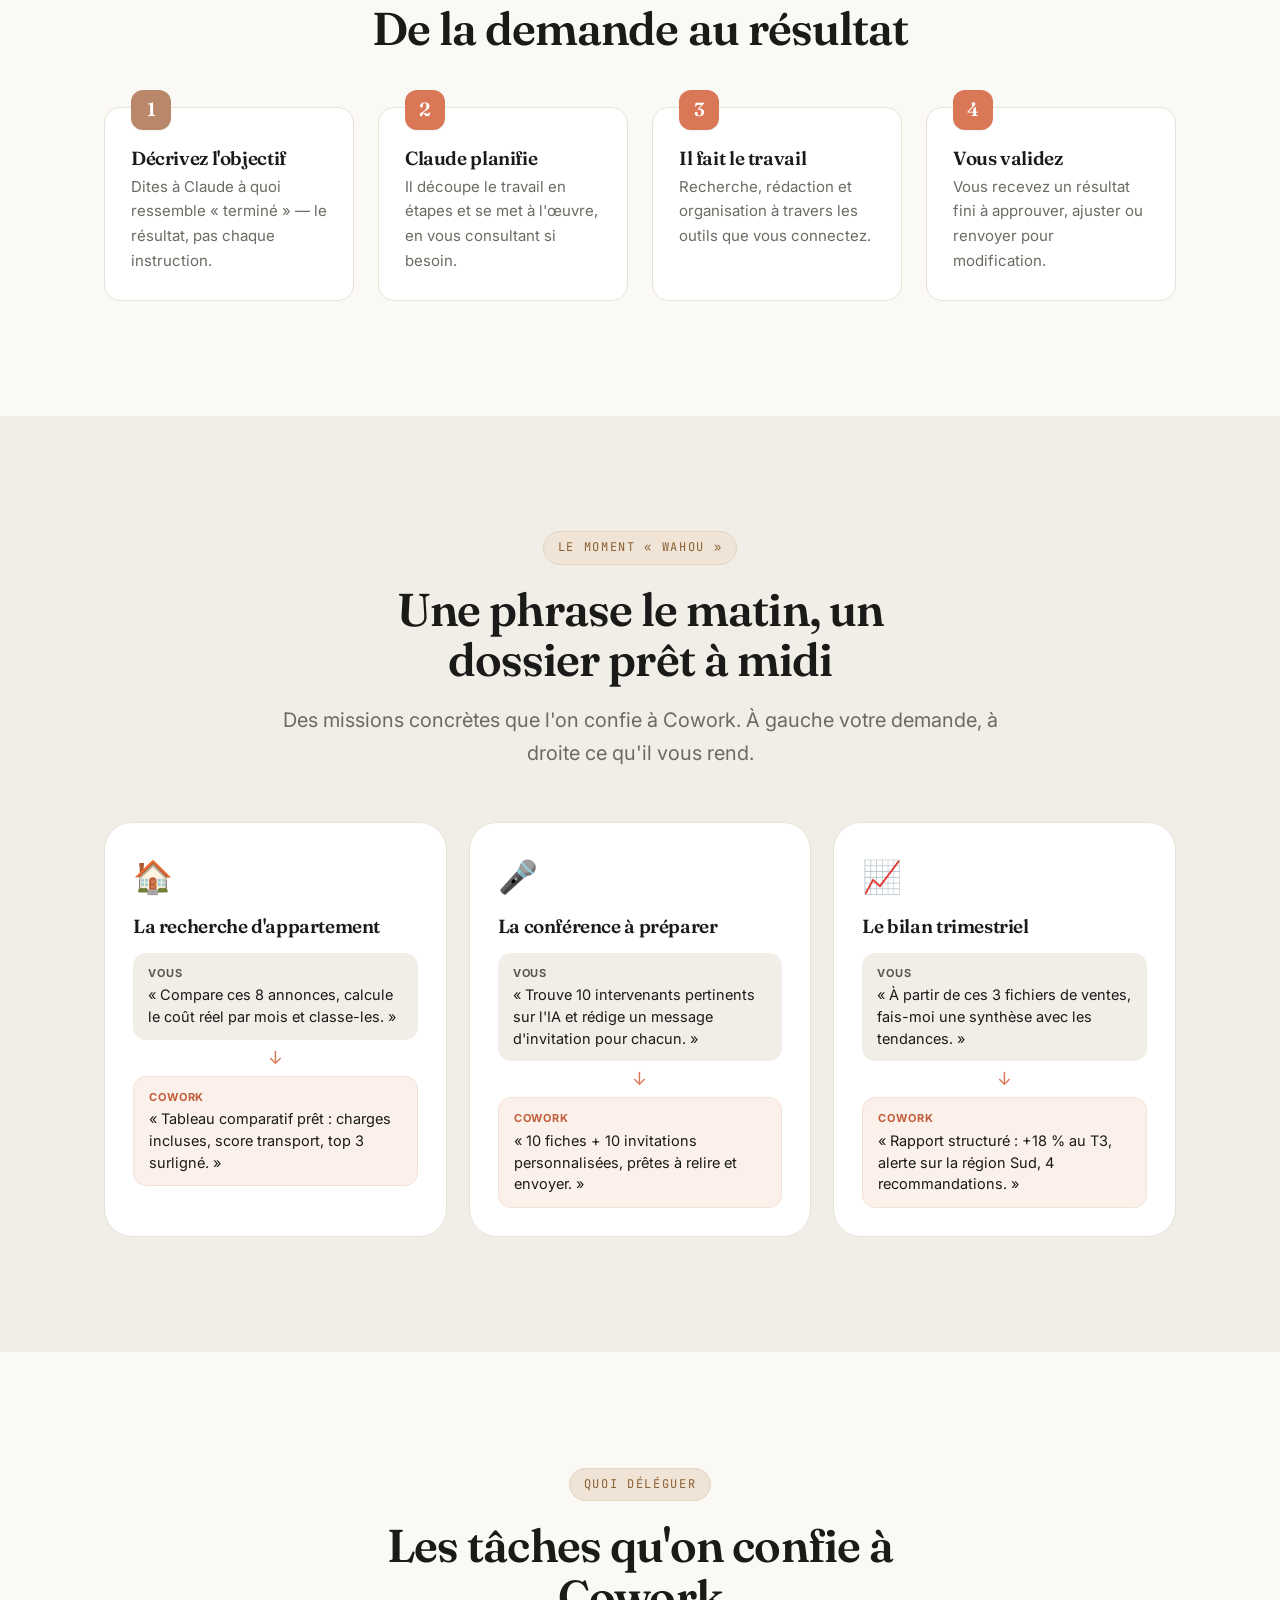
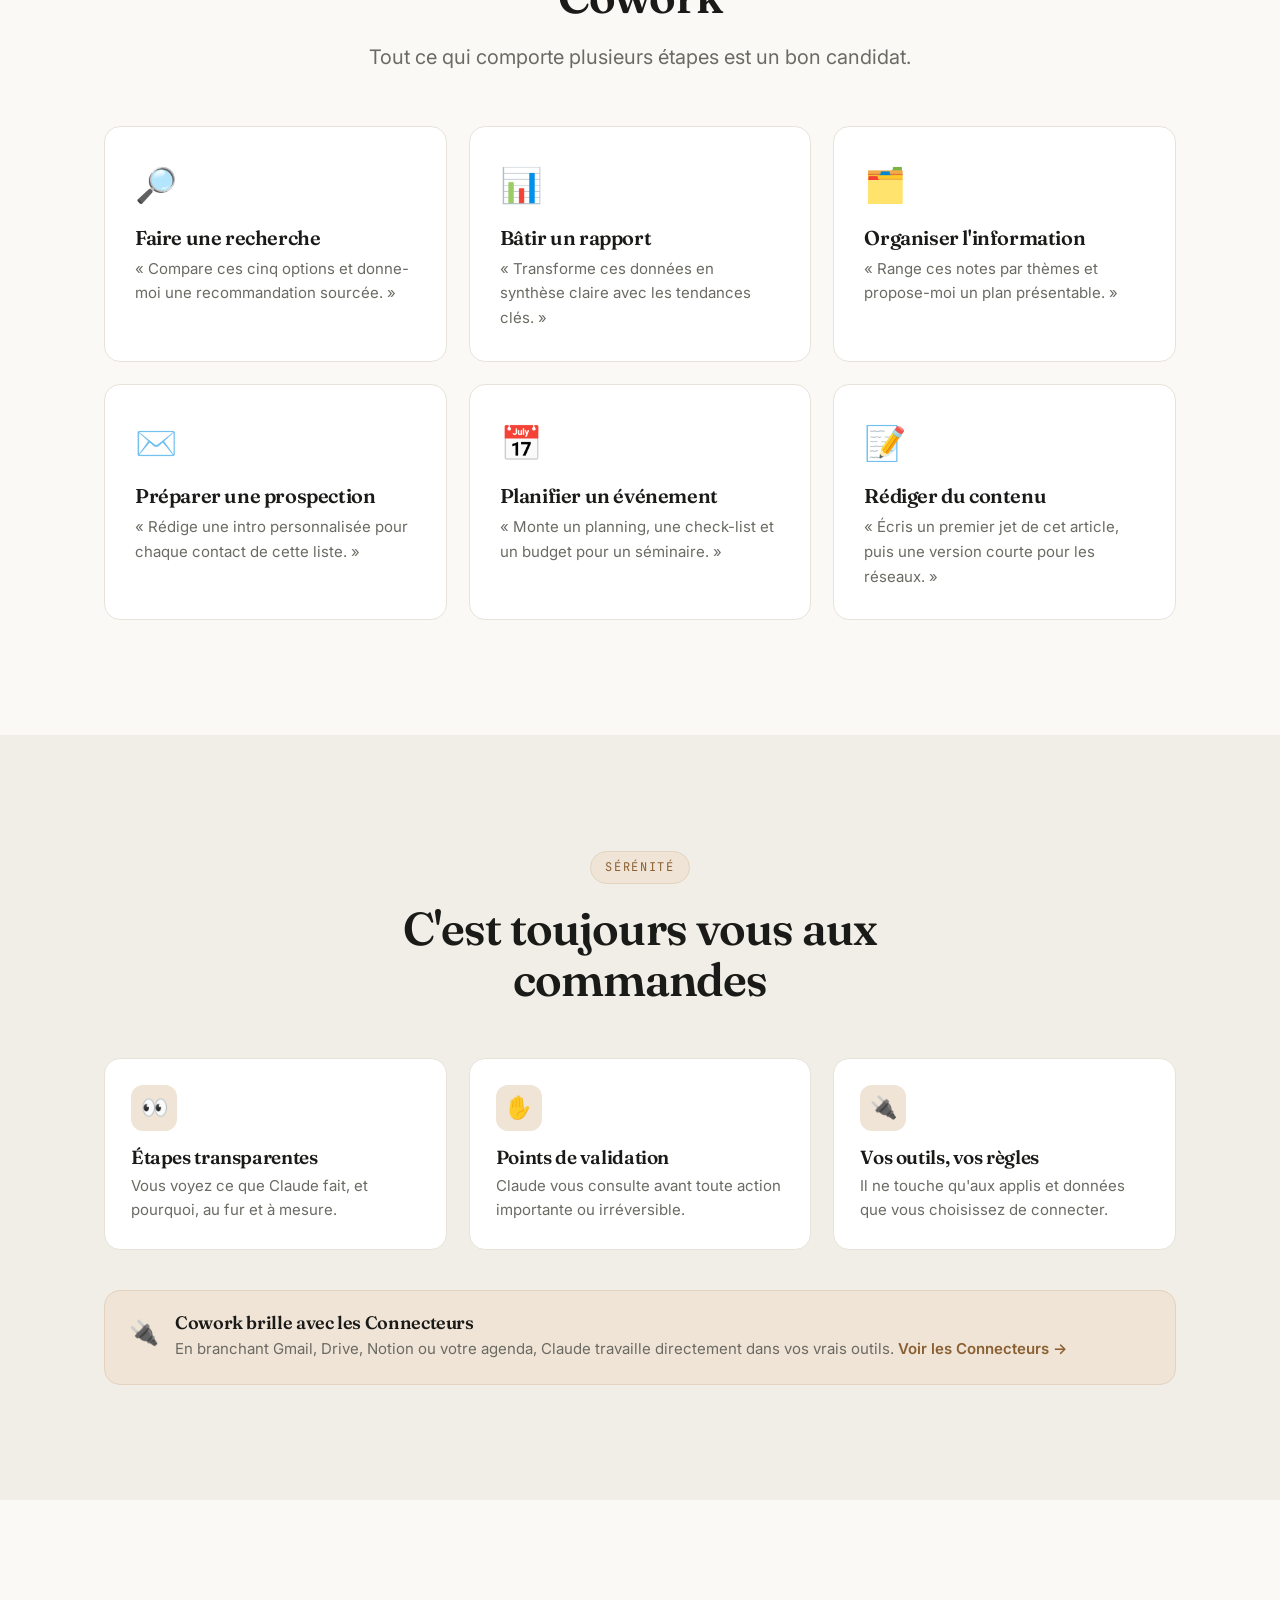
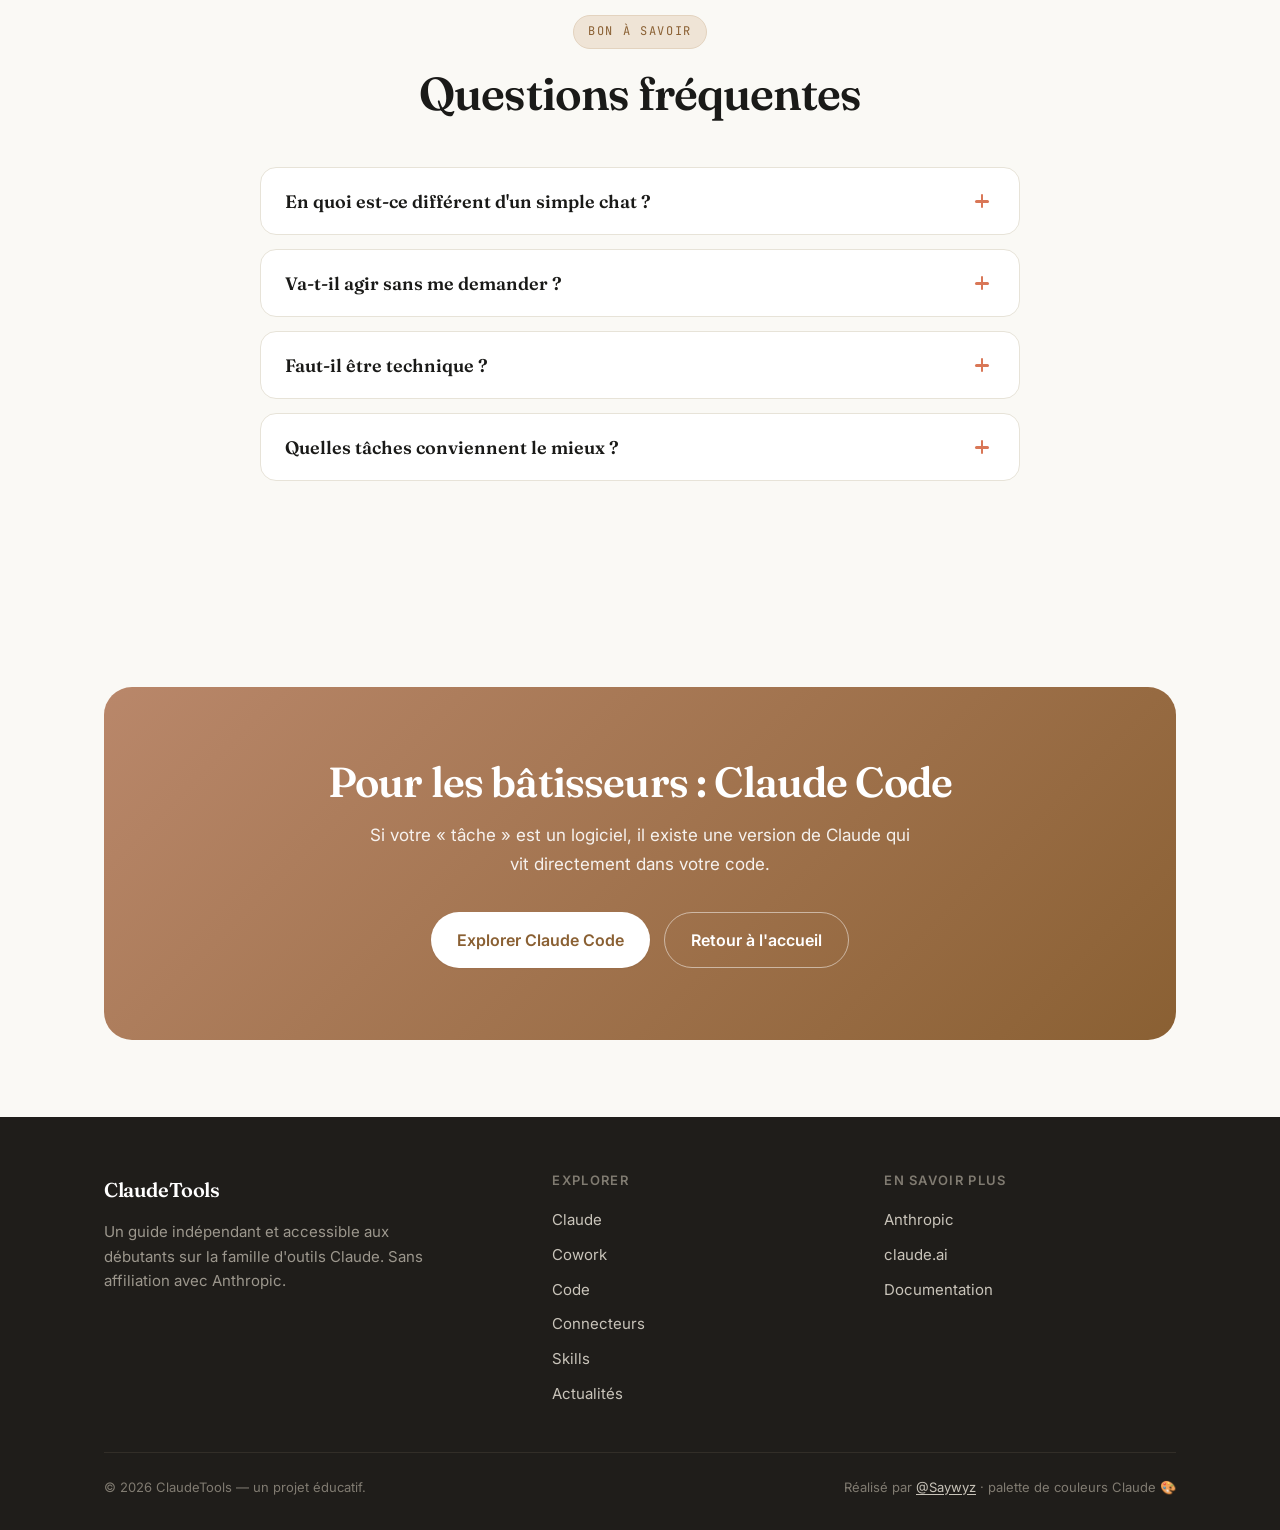
<file: cowork.html>
<!DOCTYPE html>
<html lang="fr">
<head>
  <meta charset="UTF-8" />
  <meta name="viewport" content="width=device-width, initial-scale=1.0" />
  <title>Claude Cowork — Votre coéquipier IA | ClaudeTools</title>
  <meta name="description" content="Claude Cowork expliqué aux débutants : confiez une tâche entière à Claude et laissez-le dérouler les étapes." />
  <link rel="preconnect" href="https://fonts.googleapis.com" />
  <link rel="preconnect" href="https://fonts.gstatic.com" crossorigin />
  <link href="https://fonts.googleapis.com/css2?family=Fraunces:opsz,wght@9..144,500;9..144,600;9..144,700&family=Inter:wght@400;500;600;700&family=JetBrains+Mono:wght@400;500&display=swap" rel="stylesheet" />
  <link rel="stylesheet" href="assets/css/style.css" />
  <link rel="icon" href="data:image/svg+xml,%3Csvg xmlns='http://www.w3.org/2000/svg' viewBox='0 0 24 24' fill='%23d97757'%3E%3Cpath d='M12 2l1.6 6.8L20 7l-4.2 5L20 17l-6.4-1.8L12 22l-1.6-6.8L4 17l4.2-5L4 7l6.4 1.8z'/%3E%3C/svg%3E" />
</head>
<body>

  <header class="site-header">
    <div class="container nav-inner">
      <a class="brand" href="index.html">ClaudeTools</a>
      <nav class="main-nav" id="mainNav">
        <a href="index.html">Accueil</a>
        <a href="claude.html">Claude</a>
        <a href="cowork.html">Cowork</a>
        <a href="code.html">Code</a>
        <a href="connectors.html">Connecteurs</a>
        <a href="skills.html">Skills</a>
        <a href="news.html">Actualités</a>
      </nav>
      <button class="nav-toggle" id="navToggle" aria-label="Ouvrir le menu">☰</button>
    </div>
  </header>

  <main>
    <!-- Hero -->
    <section class="page-hero">
      <span class="blob blob--1" style="background:#efe4d6;"></span>
      <div class="container reveal in">
        <span class="eyebrow" style="background:#efe4d6;border-color:#e3d3bf;color:#8a6033;">👥 Votre coéquipier IA</span>
        <h1>Ne demandez plus — déléguez la tâche entière.</h1>
        <p class="hero-lede">Claude Cowork, c'est comme avoir un collègue compétent. Au lieu d'un échange question-réponse, vous confiez un travail complet — « fais cette recherche », « rédige ça », « organise ces éléments » — et Claude déroule les étapes avant de vous apporter le résultat.</p>
        <div class="pill-row">
          <span class="pill"><span class="dot" style="background:var(--cowork);"></span> Gère les tâches multi-étapes</span>
          <span class="pill"><span class="dot" style="background:var(--cowork);"></span> Vous gardez le contrôle</span>
          <span class="pill"><span class="dot" style="background:var(--cowork);"></span> Se branche à vos outils</span>
        </div>
      </div>
    </section>

    <!-- Chat vs Cowork -->
    <section class="section section--alt">
      <div class="container">
        <div class="center reveal">
          <span class="eyebrow" style="background:#efe4d6;border-color:#e3d3bf;color:#8a6033;">L'idée clé</span>
          <h2 class="section-title">Discuter ou coopérer</h2>
          <p class="section-lede">Le même Claude — un autre niveau d'aide.</p>
        </div>
        <div class="tab-card reveal" style="margin-top:48px;">
          <div>
            <h3 style="color:var(--claude);">💬 Avec Claude (chat)</h3>
            <p style="margin-bottom:8px;">Vous pilotez chaque étape.</p>
            <ul class="check">
              <li>Vous demandez une chose à la fois</li>
              <li>Vous copiez les résultats là où il faut</li>
              <li>Parfait pour les réponses et brouillons rapides</li>
            </ul>
          </div>
          <div>
            <h3 style="color:var(--cowork);">👥 Avec Cowork (coéquipier)</h3>
            <p style="margin-bottom:8px;">Claude pilote les étapes pour vous.</p>
            <ul class="check">
              <li>Vous décrivez l'objectif final une fois</li>
              <li>Claude planifie et déroule les parties</li>
              <li>Parfait pour les projets en plusieurs étapes</li>
            </ul>
          </div>
        </div>
      </div>
    </section>

    <!-- Comment ça marche -->
    <section class="section">
      <div class="container">
        <div class="center reveal">
          <span class="eyebrow" style="background:#efe4d6;border-color:#e3d3bf;color:#8a6033;">Comment ça marche</span>
          <h2 class="section-title">De la demande au résultat</h2>
        </div>
        <div class="steps">
          <div class="step reveal" style="--accent:var(--cowork);">
            <h3>Décrivez l'objectif</h3>
            <p>Dites à Claude à quoi ressemble « terminé » — le résultat, pas chaque instruction.</p>
          </div>
          <div class="step reveal" data-delay="1">
            <h3>Claude planifie</h3>
            <p>Il découpe le travail en étapes et se met à l'œuvre, en vous consultant si besoin.</p>
          </div>
          <div class="step reveal" data-delay="2">
            <h3>Il fait le travail</h3>
            <p>Recherche, rédaction et organisation à travers les outils que vous connectez.</p>
          </div>
          <div class="step reveal" data-delay="3">
            <h3>Vous validez</h3>
            <p>Vous recevez un résultat fini à approuver, ajuster ou renvoyer pour modification.</p>
          </div>
        </div>
      </div>
    </section>

    <!-- Le moment wahou -->
    <section class="section section--alt">
      <div class="container">
        <div class="center reveal">
          <span class="eyebrow" style="background:#efe4d6;border-color:#e3d3bf;color:#8a6033;">Le moment « wahou »</span>
          <h2 class="section-title">Une phrase le matin, un dossier prêt à midi</h2>
          <p class="section-lede">Des missions concrètes que l'on confie à Cowork. À gauche votre demande, à droite ce qu'il vous rend.</p>
        </div>
        <div class="wow-grid">
          <div class="wow-card reveal">
            <div class="wow-emoji">🏠</div>
            <h3>La recherche d'appartement</h3>
            <div class="wow-io">
              <div class="wow-in"><b>Vous</b>« Compare ces 8 annonces, calcule le coût réel par mois et classe-les. »</div>
              <div class="wow-arrow">↓</div>
              <div class="wow-out"><b>Cowork</b>« Tableau comparatif prêt : charges incluses, score transport, top 3 surligné. »</div>
            </div>
          </div>
          <div class="wow-card reveal" data-delay="1">
            <div class="wow-emoji">🎤</div>
            <h3>La conférence à préparer</h3>
            <div class="wow-io">
              <div class="wow-in"><b>Vous</b>« Trouve 10 intervenants pertinents sur l'IA et rédige un message d'invitation pour chacun. »</div>
              <div class="wow-arrow">↓</div>
              <div class="wow-out"><b>Cowork</b>« 10 fiches + 10 invitations personnalisées, prêtes à relire et envoyer. »</div>
            </div>
          </div>
          <div class="wow-card reveal" data-delay="2">
            <div class="wow-emoji">📈</div>
            <h3>Le bilan trimestriel</h3>
            <div class="wow-io">
              <div class="wow-in"><b>Vous</b>« À partir de ces 3 fichiers de ventes, fais-moi une synthèse avec les tendances. »</div>
              <div class="wow-arrow">↓</div>
              <div class="wow-out"><b>Cowork</b>« Rapport structuré : +18 % au T3, alerte sur la région Sud, 4 recommandations. »</div>
            </div>
          </div>
        </div>
      </div>
    </section>

    <!-- Cas d'usage -->
    <section class="section">
      <div class="container">
        <div class="center reveal">
          <span class="eyebrow" style="background:#efe4d6;border-color:#e3d3bf;color:#8a6033;">Quoi déléguer</span>
          <h2 class="section-title">Les tâches qu'on confie à Cowork</h2>
          <p class="section-lede">Tout ce qui comporte plusieurs étapes est un bon candidat.</p>
        </div>
        <div class="showcase">
          <div class="use-card reveal">
            <div class="use-emoji">🔎</div>
            <h3>Faire une recherche</h3>
            <p>« Compare ces cinq options et donne-moi une recommandation sourcée. »</p>
          </div>
          <div class="use-card reveal" data-delay="1">
            <div class="use-emoji">📊</div>
            <h3>Bâtir un rapport</h3>
            <p>« Transforme ces données en synthèse claire avec les tendances clés. »</p>
          </div>
          <div class="use-card reveal" data-delay="2">
            <div class="use-emoji">🗂️</div>
            <h3>Organiser l'information</h3>
            <p>« Range ces notes par thèmes et propose-moi un plan présentable. »</p>
          </div>
          <div class="use-card reveal">
            <div class="use-emoji">✉️</div>
            <h3>Préparer une prospection</h3>
            <p>« Rédige une intro personnalisée pour chaque contact de cette liste. »</p>
          </div>
          <div class="use-card reveal" data-delay="1">
            <div class="use-emoji">📅</div>
            <h3>Planifier un événement</h3>
            <p>« Monte un planning, une check-list et un budget pour un séminaire. »</p>
          </div>
          <div class="use-card reveal" data-delay="2">
            <div class="use-emoji">📝</div>
            <h3>Rédiger du contenu</h3>
            <p>« Écris un premier jet de cet article, puis une version courte pour les réseaux. »</p>
          </div>
        </div>
      </div>
    </section>

    <!-- Confiance / contrôle -->
    <section class="section section--alt">
      <div class="container">
        <div class="center reveal">
          <span class="eyebrow" style="background:#efe4d6;border-color:#e3d3bf;color:#8a6033;">Sérénité</span>
          <h2 class="section-title">C'est toujours vous aux commandes</h2>
        </div>
        <div class="feature-grid">
          <div class="feature reveal">
            <div class="feature-ico" style="background:#efe4d6;color:#8a6033;">👀</div>
            <h3>Étapes transparentes</h3>
            <p>Vous voyez ce que Claude fait, et pourquoi, au fur et à mesure.</p>
          </div>
          <div class="feature reveal" data-delay="1">
            <div class="feature-ico" style="background:#efe4d6;color:#8a6033;">✋</div>
            <h3>Points de validation</h3>
            <p>Claude vous consulte avant toute action importante ou irréversible.</p>
          </div>
          <div class="feature reveal" data-delay="2">
            <div class="feature-ico" style="background:#efe4d6;color:#8a6033;">🔌</div>
            <h3>Vos outils, vos règles</h3>
            <p>Il ne touche qu'aux applis et données que vous choisissez de connecter.</p>
          </div>
        </div>
        <div class="callout reveal" style="background:#efe4d6;border-color:#e3d3bf;">
          <span class="c-ico">🔌</span>
          <div>
            <h4>Cowork brille avec les Connecteurs</h4>
            <p>En branchant Gmail, Drive, Notion ou votre agenda, Claude travaille directement dans vos vrais outils. <a href="connectors.html" style="color:#8a6033;font-weight:600;">Voir les Connecteurs →</a></p>
          </div>
        </div>
      </div>
    </section>

    <!-- FAQ -->
    <section class="section">
      <div class="container">
        <div class="center reveal">
          <span class="eyebrow" style="background:#efe4d6;border-color:#e3d3bf;color:#8a6033;">Bon à savoir</span>
          <h2 class="section-title">Questions fréquentes</h2>
        </div>
        <div class="faq reveal">
          <div class="faq-item">
            <button class="faq-q">En quoi est-ce différent d'un simple chat ? <span class="plus"></span></button>
            <div class="faq-a"><div class="faq-a-inner">Dans le chat, vous guidez chaque étape. Avec Cowork, vous décrivez l'objectif une fois et Claude réalise le travail en plusieurs étapes, puis vous apporte un résultat fini à relire.</div></div>
          </div>
          <div class="faq-item">
            <button class="faq-q">Va-t-il agir sans me demander ? <span class="plus"></span></button>
            <div class="faq-a"><div class="faq-a-inner">Pas de mauvaise surprise. Claude marque une pause pour votre validation avant toute action importante, et vous pouvez l'arrêter ou le réorienter à tout moment.</div></div>
          </div>
          <div class="faq-item">
            <button class="faq-q">Faut-il être technique ? <span class="plus"></span></button>
            <div class="faq-a"><div class="faq-a-inner">Pas du tout. Vous décrivez ce que vous voulez en langage courant, comme si vous parliez à un collègue serviable.</div></div>
          </div>
          <div class="faq-item">
            <button class="faq-q">Quelles tâches conviennent le mieux ? <span class="plus"></span></button>
            <div class="faq-a"><div class="faq-a-inner">Tout ce qui comporte plusieurs étapes — recherche, rapports, organisation, rédaction et préparation. Si cela vous prendrait quelques heures concentrées, c'est un bon candidat.</div></div>
          </div>
        </div>
      </div>
    </section>

    <!-- CTA -->
    <section class="section section--tight">
      <div class="container">
        <div class="cta-band reveal" style="background:linear-gradient(135deg,#b9876a,#8a6033);">
          <h2>Pour les bâtisseurs : Claude Code</h2>
          <p>Si votre « tâche » est un logiciel, il existe une version de Claude qui vit directement dans votre code.</p>
          <div class="hero-actions" style="justify-content:center;">
            <a class="btn btn--primary" href="code.html" style="color:#8a6033;">Explorer Claude Code</a>
            <a class="btn btn--ghost" href="index.html">Retour à l'accueil</a>
          </div>
        </div>
      </div>
    </section>
  </main>

  <footer class="site-footer">
    <div class="container">
      <div class="footer-grid">
        <div class="footer-brand">
          <span class="brand" style="color:#fff;">ClaudeTools</span>
          <p>Un guide indépendant et accessible aux débutants sur la famille d'outils Claude. Sans affiliation avec Anthropic.</p>
        </div>
        <div class="footer-col">
          <h4>Explorer</h4>
          <a href="claude.html">Claude</a>
          <a href="cowork.html">Cowork</a>
          <a href="code.html">Code</a>
          <a href="connectors.html">Connecteurs</a>
          <a href="skills.html">Skills</a>
          <a href="news.html">Actualités</a>
        </div>
        <div class="footer-col">
          <h4>En savoir plus</h4>
          <a href="https://www.anthropic.com" target="_blank" rel="noopener">Anthropic</a>
          <a href="https://claude.ai" target="_blank" rel="noopener">claude.ai</a>
          <a href="https://docs.anthropic.com" target="_blank" rel="noopener">Documentation</a>
        </div>
      </div>
      <div class="footer-bottom">
        <span>© <span id="year">2026</span> ClaudeTools — un projet éducatif.</span>
        <span>Réalisé par <a href="https://github.com/Saywyz" target="_blank" rel="noopener">@Saywyz</a> · palette de couleurs Claude 🎨</span>
      </div>
    </div>
  </footer>

  <script src="assets/js/script.js"></script>
</body>
</html>
</file>
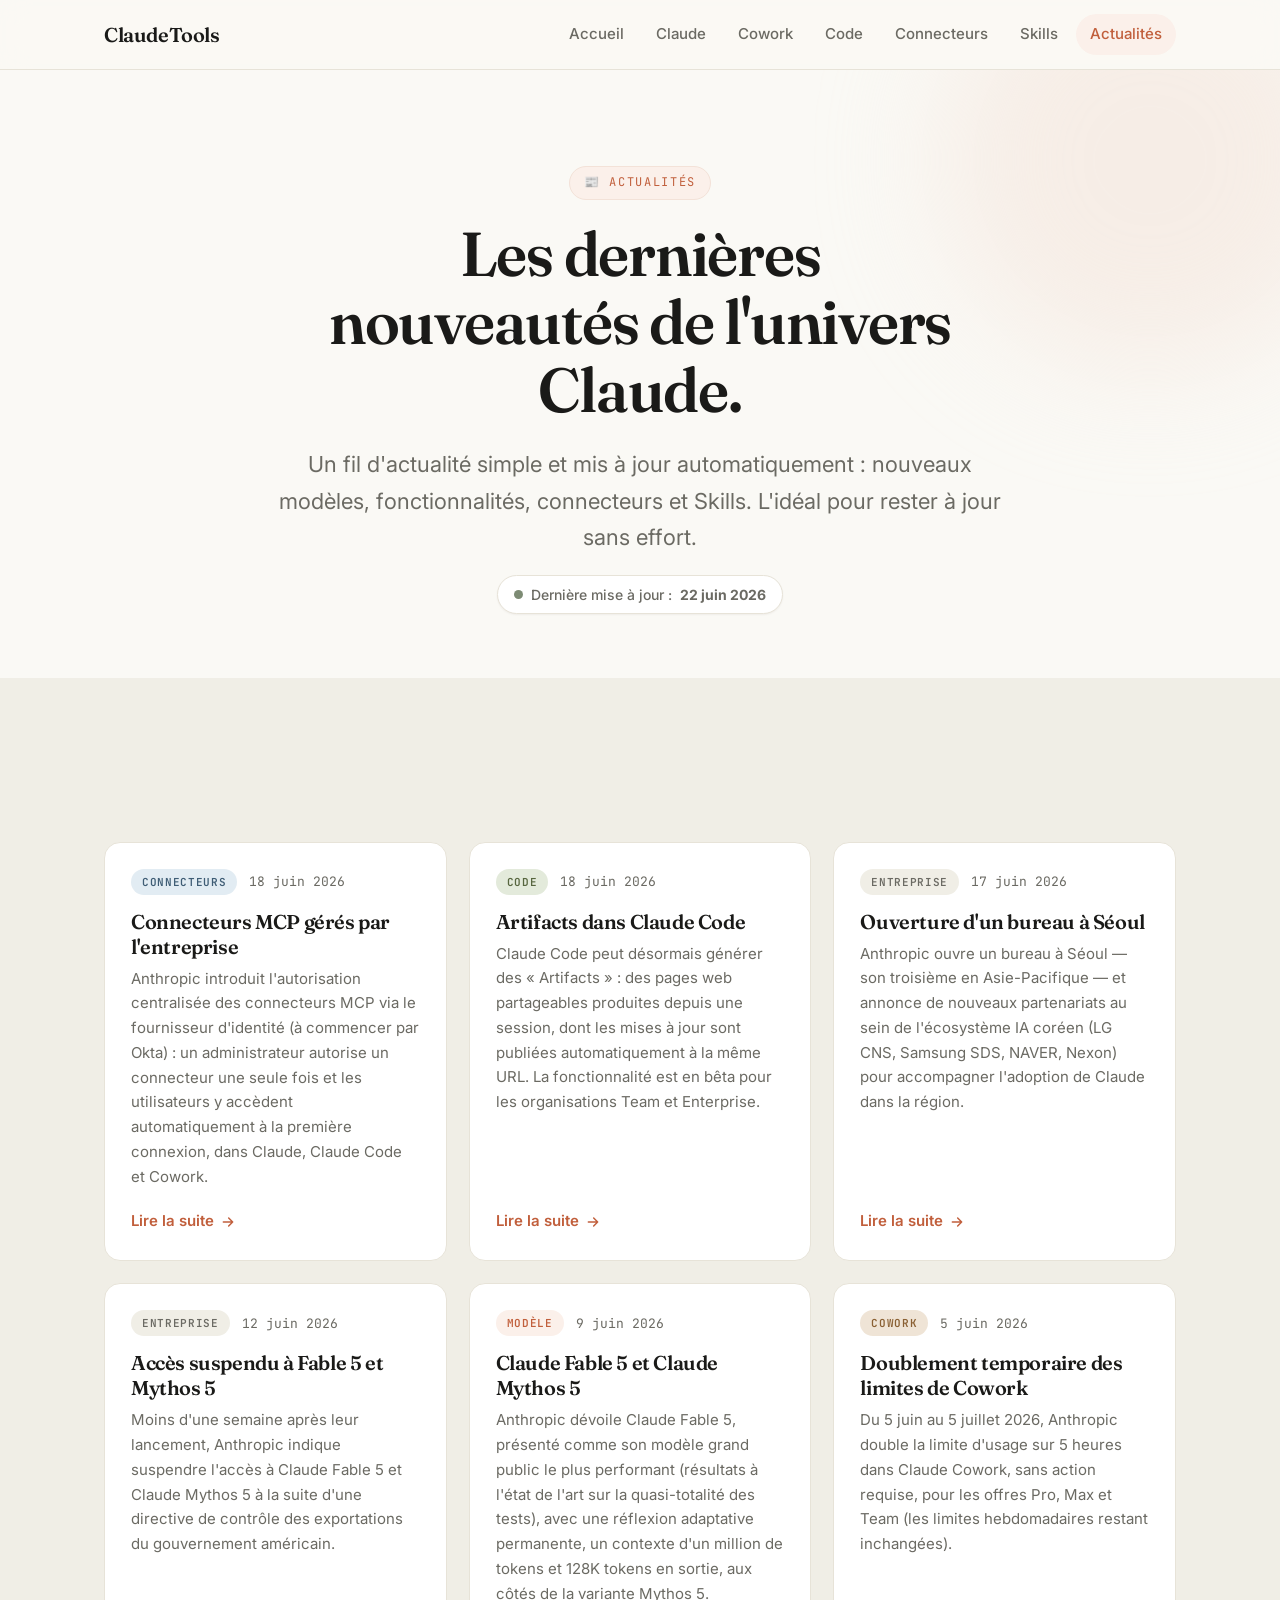
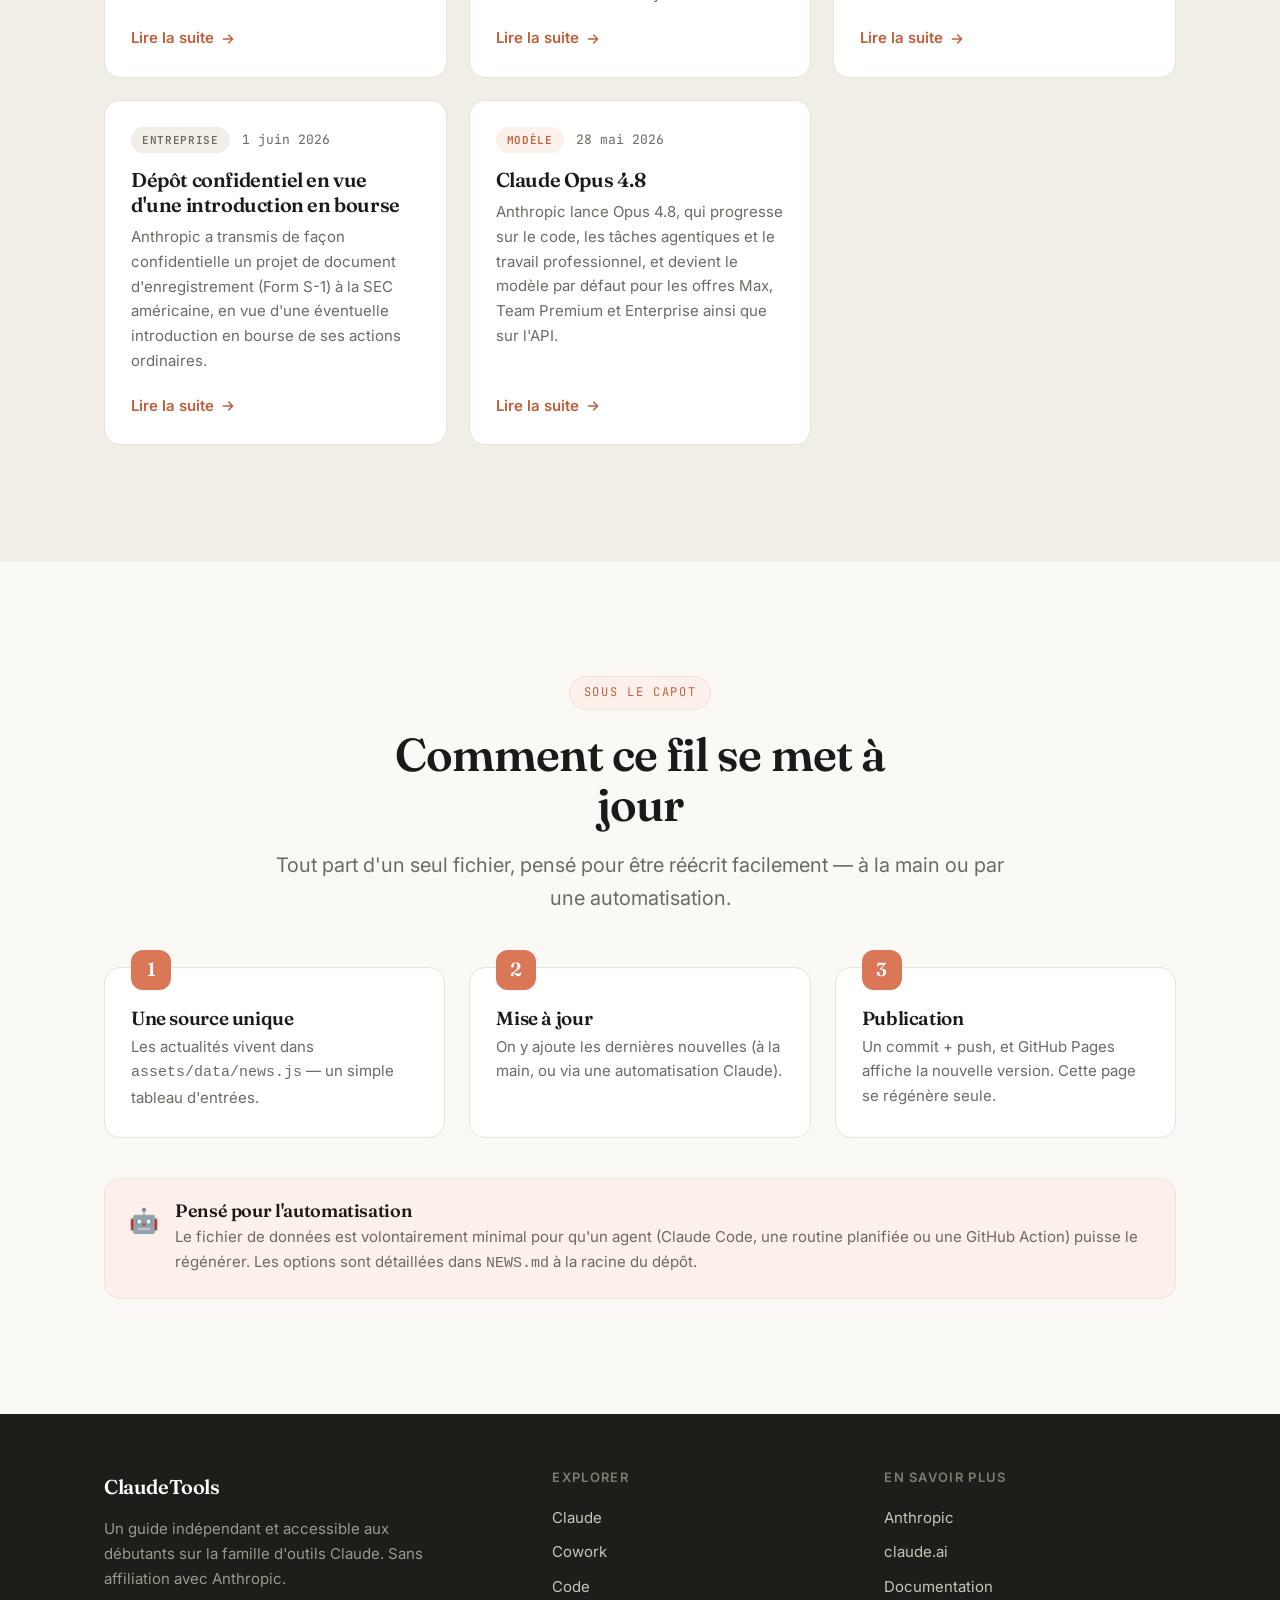
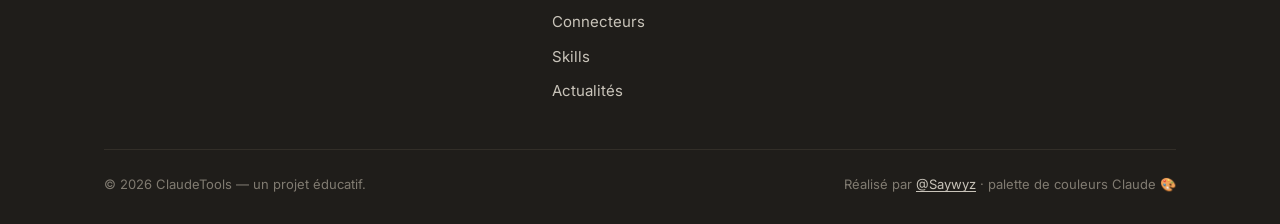
<file: news.html>
<!DOCTYPE html>
<html lang="fr">
<head>
  <meta charset="UTF-8" />
  <meta name="viewport" content="width=device-width, initial-scale=1.0" />
  <title>Actualités Claude — Les dernières nouveautés | ClaudeTools</title>
  <meta name="description" content="Les dernières actualités de l'univers Claude, mises à jour automatiquement." />
  <link rel="preconnect" href="https://fonts.googleapis.com" />
  <link rel="preconnect" href="https://fonts.gstatic.com" crossorigin />
  <link href="https://fonts.googleapis.com/css2?family=Fraunces:opsz,wght@9..144,500;9..144,600;9..144,700&family=Inter:wght@400;500;600;700&family=JetBrains+Mono:wght@400;500&display=swap" rel="stylesheet" />
  <link rel="stylesheet" href="assets/css/style.css" />
  <link rel="icon" href="data:image/svg+xml,%3Csvg xmlns='http://www.w3.org/2000/svg' viewBox='0 0 24 24' fill='%23d97757'%3E%3Cpath d='M12 2l1.6 6.8L20 7l-4.2 5L20 17l-6.4-1.8L12 22l-1.6-6.8L4 17l4.2-5L4 7l6.4 1.8z'/%3E%3C/svg%3E" />
</head>
<body>

  <header class="site-header">
    <div class="container nav-inner">
      <a class="brand" href="index.html">ClaudeTools</a>
      <nav class="main-nav" id="mainNav">
        <a href="index.html">Accueil</a>
        <a href="claude.html">Claude</a>
        <a href="cowork.html">Cowork</a>
        <a href="code.html">Code</a>
        <a href="connectors.html">Connecteurs</a>
        <a href="skills.html">Skills</a>
        <a href="news.html">Actualités</a>
      </nav>
      <button class="nav-toggle" id="navToggle" aria-label="Ouvrir le menu">☰</button>
    </div>
  </header>

  <main>
    <!-- Hero -->
    <section class="page-hero">
      <span class="blob blob--1"></span>
      <div class="container reveal in center">
        <span class="eyebrow">📰 Actualités</span>
        <h1 style="margin-inline:auto;">Les dernières nouveautés de l'univers Claude.</h1>
        <p class="hero-lede" style="margin-inline:auto;">Un fil d'actualité simple et mis à jour automatiquement : nouveaux modèles, fonctionnalités, connecteurs et Skills. L'idéal pour rester à jour sans effort.</p>
        <div class="news-meta">
          <span class="news-updated"><span class="live-dot"></span> Dernière mise à jour : <strong id="newsUpdated">—</strong></span>
        </div>
      </div>
    </section>

    <!-- Fil d'actualités -->
    <section class="section section--alt">
      <div class="container">
        <div id="newsGrid" class="news-grid reveal"></div>
        <noscript>
          <p class="news-empty">Activez JavaScript pour afficher les actualités.</p>
        </noscript>
      </div>
    </section>

    <!-- Comment ça se met à jour -->
    <section class="section">
      <div class="container">
        <div class="center reveal">
          <span class="eyebrow">Sous le capot</span>
          <h2 class="section-title">Comment ce fil se met à jour</h2>
          <p class="section-lede">Tout part d'un seul fichier, pensé pour être réécrit facilement — à la main ou par une automatisation.</p>
        </div>
        <div class="steps">
          <div class="step reveal">
            <h3>Une source unique</h3>
            <p>Les actualités vivent dans <code>assets/data/news.js</code> — un simple tableau d'entrées.</p>
          </div>
          <div class="step reveal" data-delay="1">
            <h3>Mise à jour</h3>
            <p>On y ajoute les dernières nouvelles (à la main, ou via une automatisation Claude).</p>
          </div>
          <div class="step reveal" data-delay="2">
            <h3>Publication</h3>
            <p>Un commit + push, et GitHub Pages affiche la nouvelle version. Cette page se régénère seule.</p>
          </div>
        </div>
        <div class="callout reveal">
          <span class="c-ico">🤖</span>
          <div>
            <h4>Pensé pour l'automatisation</h4>
            <p>Le fichier de données est volontairement minimal pour qu'un agent (Claude Code, une routine planifiée ou une GitHub Action) puisse le régénérer. Les options sont détaillées dans <code>NEWS.md</code> à la racine du dépôt.</p>
          </div>
        </div>
      </div>
    </section>
  </main>

  <footer class="site-footer">
    <div class="container">
      <div class="footer-grid">
        <div class="footer-brand">
          <span class="brand" style="color:#fff;">ClaudeTools</span>
          <p>Un guide indépendant et accessible aux débutants sur la famille d'outils Claude. Sans affiliation avec Anthropic.</p>
        </div>
        <div class="footer-col">
          <h4>Explorer</h4>
          <a href="claude.html">Claude</a>
          <a href="cowork.html">Cowork</a>
          <a href="code.html">Code</a>
          <a href="connectors.html">Connecteurs</a>
          <a href="skills.html">Skills</a>
          <a href="news.html">Actualités</a>
        </div>
        <div class="footer-col">
          <h4>En savoir plus</h4>
          <a href="https://www.anthropic.com" target="_blank" rel="noopener">Anthropic</a>
          <a href="https://claude.ai" target="_blank" rel="noopener">claude.ai</a>
          <a href="https://docs.anthropic.com" target="_blank" rel="noopener">Documentation</a>
        </div>
      </div>
      <div class="footer-bottom">
        <span>© <span id="year">2026</span> ClaudeTools — un projet éducatif.</span>
        <span>Réalisé par <a href="https://github.com/Saywyz" target="_blank" rel="noopener">@Saywyz</a> · palette de couleurs Claude 🎨</span>
      </div>
    </div>
  </footer>

  <script src="assets/data/news.js"></script>
  <script src="assets/js/script.js"></script>
</body>
</html>
</file>
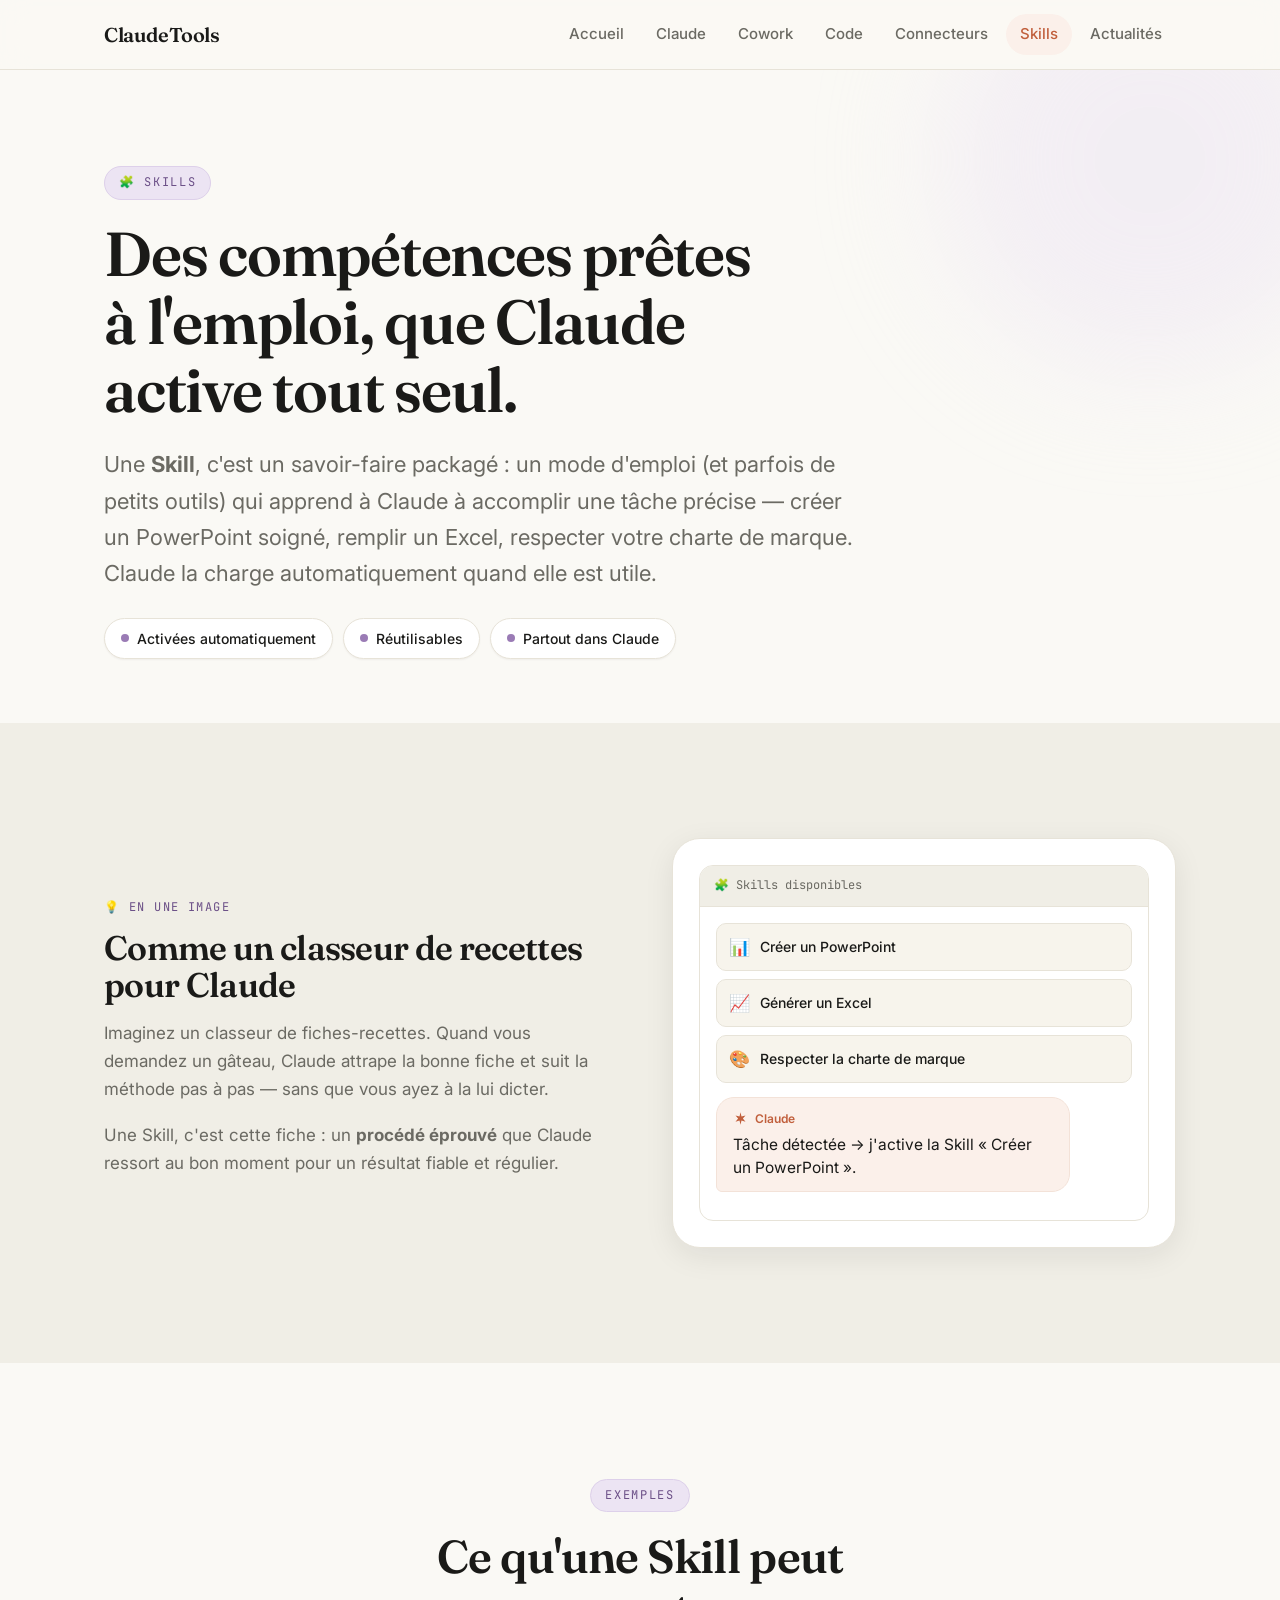
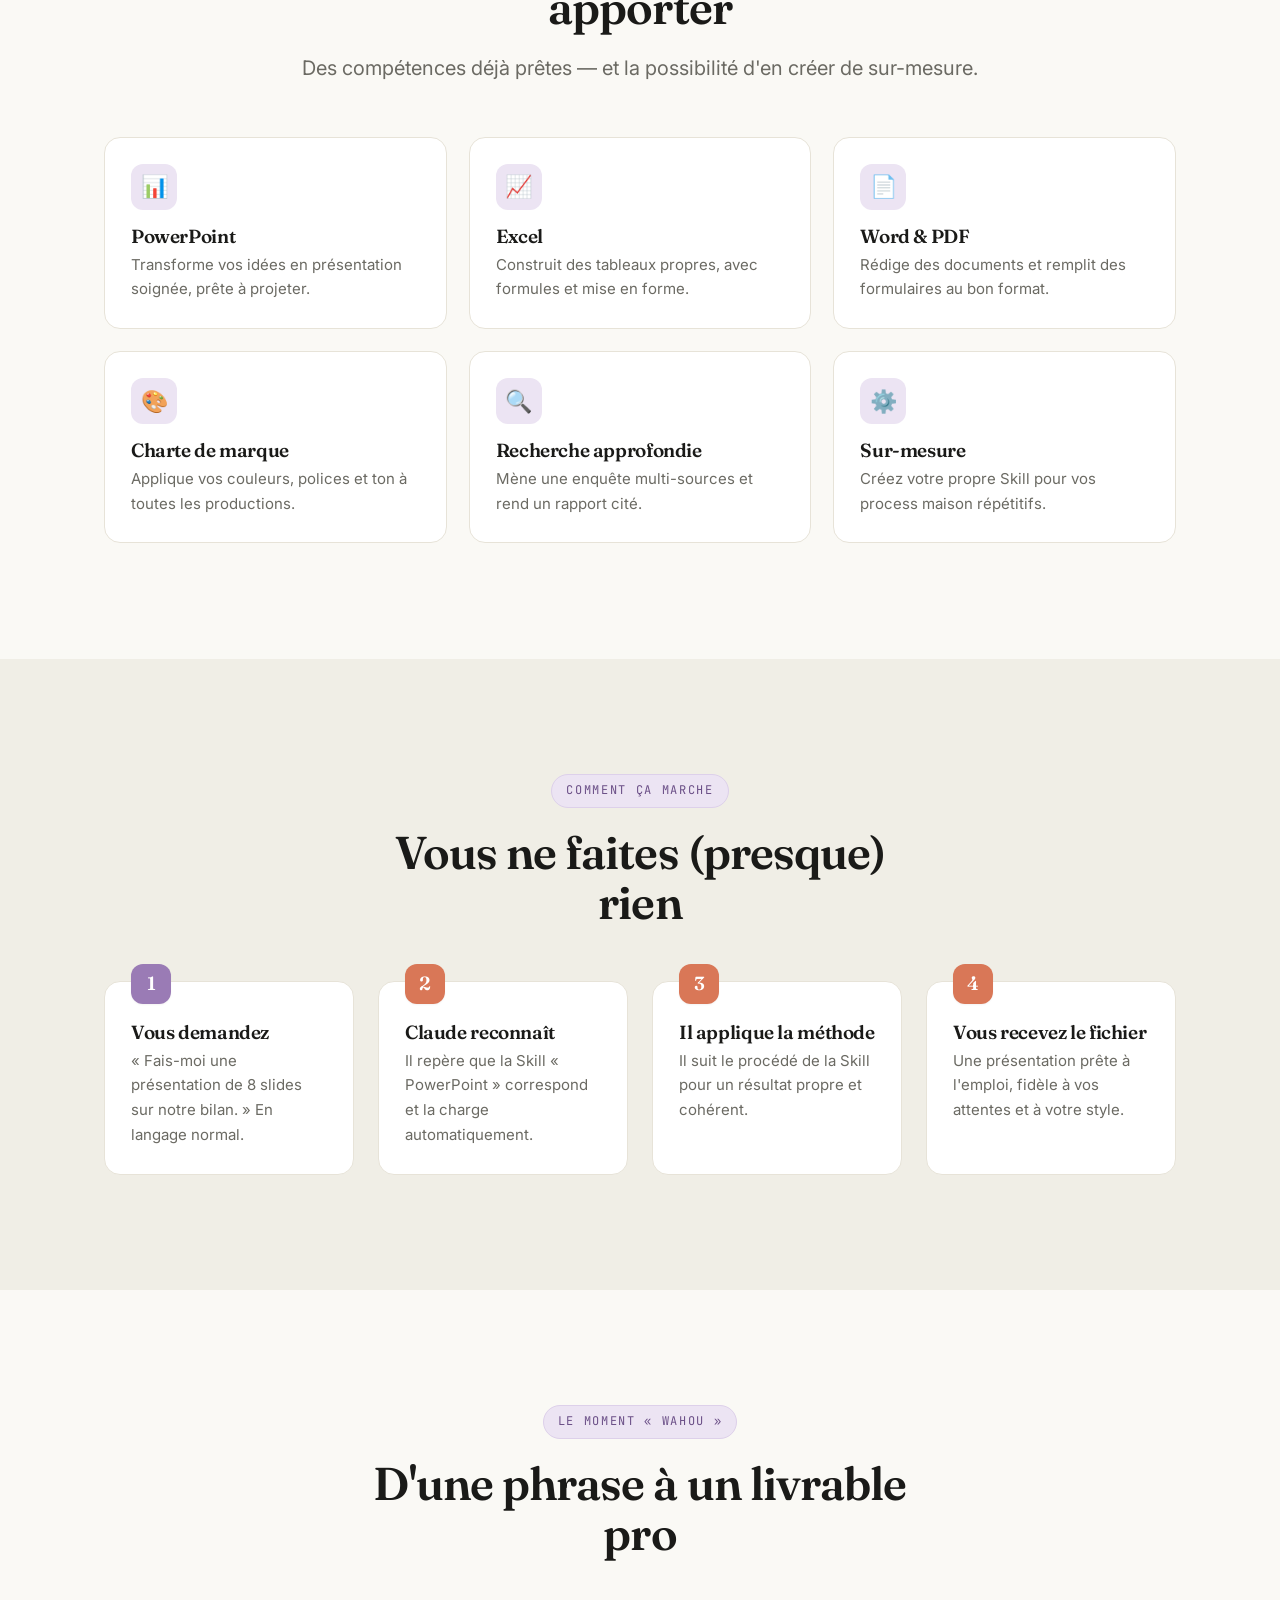
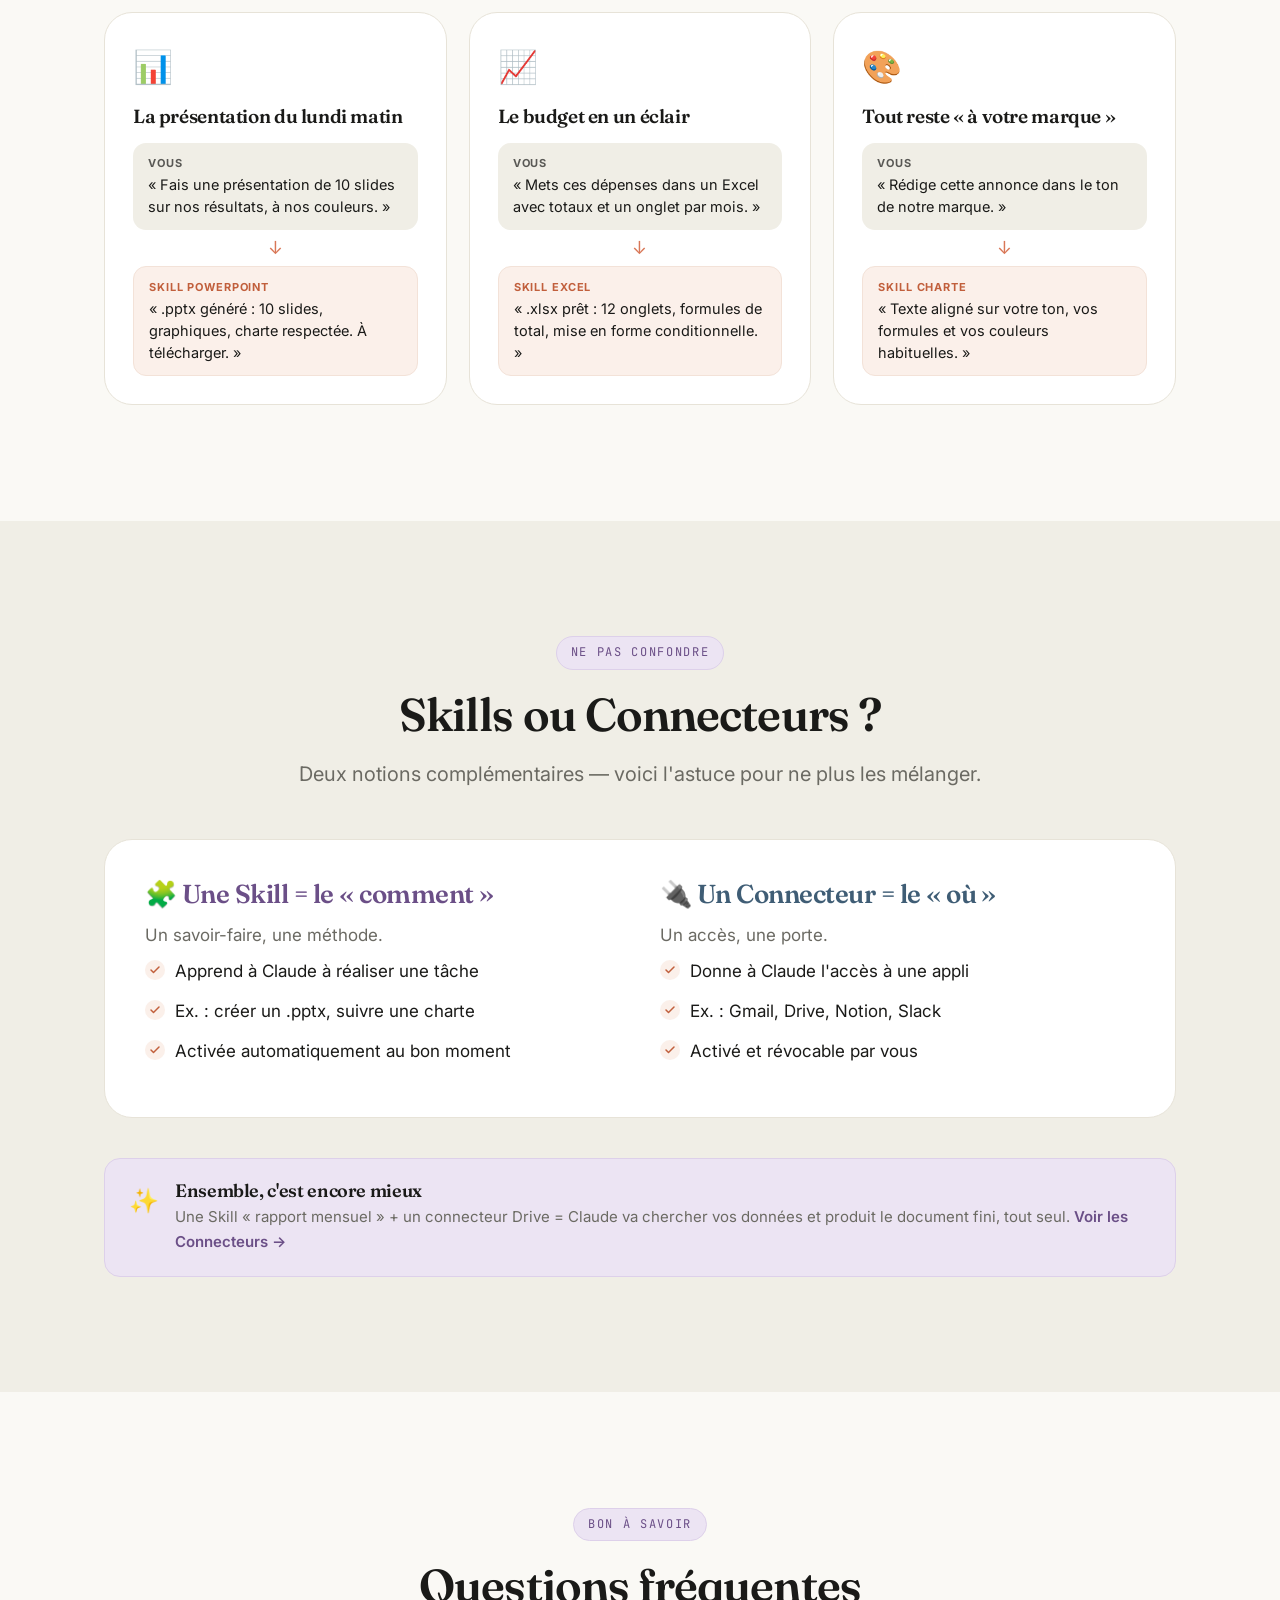
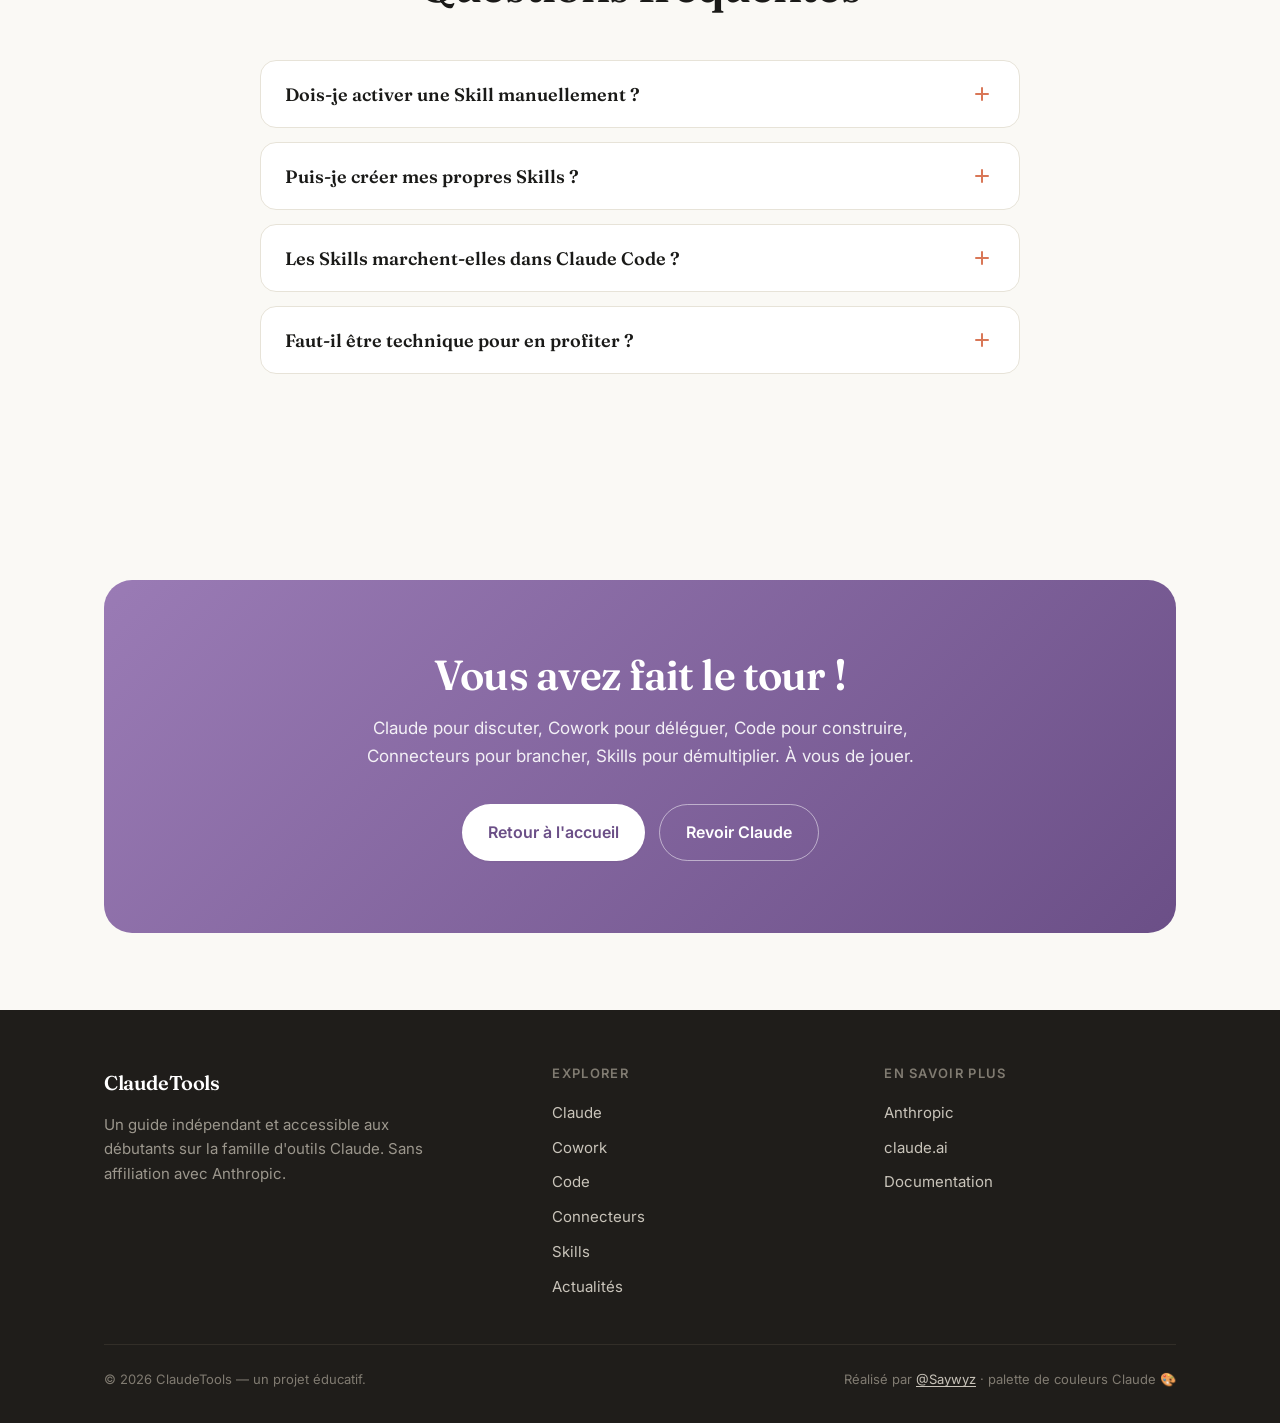
<file: skills.html>
<!DOCTYPE html>
<html lang="fr">
<head>
  <meta charset="UTF-8" />
  <meta name="viewport" content="width=device-width, initial-scale=1.0" />
  <title>Skills — Des compétences prêtes à l'emploi | ClaudeTools</title>
  <meta name="description" content="Les Skills expliquées aux débutants : des compétences réutilisables que Claude charge tout seul pour créer un PowerPoint, un Excel, suivre une charte, et plus." />
  <link rel="preconnect" href="https://fonts.googleapis.com" />
  <link rel="preconnect" href="https://fonts.gstatic.com" crossorigin />
  <link href="https://fonts.googleapis.com/css2?family=Fraunces:opsz,wght@9..144,500;9..144,600;9..144,700&family=Inter:wght@400;500;600;700&family=JetBrains+Mono:wght@400;500&display=swap" rel="stylesheet" />
  <link rel="stylesheet" href="assets/css/style.css" />
  <link rel="icon" href="data:image/svg+xml,%3Csvg xmlns='http://www.w3.org/2000/svg' viewBox='0 0 24 24' fill='%23d97757'%3E%3Cpath d='M12 2l1.6 6.8L20 7l-4.2 5L20 17l-6.4-1.8L12 22l-1.6-6.8L4 17l4.2-5L4 7l6.4 1.8z'/%3E%3C/svg%3E" />
</head>
<body>

  <header class="site-header">
    <div class="container nav-inner">
      <a class="brand" href="index.html">ClaudeTools</a>
      <nav class="main-nav" id="mainNav">
        <a href="index.html">Accueil</a>
        <a href="claude.html">Claude</a>
        <a href="cowork.html">Cowork</a>
        <a href="code.html">Code</a>
        <a href="connectors.html">Connecteurs</a>
        <a href="skills.html">Skills</a>
        <a href="news.html">Actualités</a>
      </nav>
      <button class="nav-toggle" id="navToggle" aria-label="Ouvrir le menu">☰</button>
    </div>
  </header>

  <main>
    <!-- Hero -->
    <section class="page-hero">
      <span class="blob blob--1" style="background:#ece4f3;"></span>
      <div class="container reveal in">
        <span class="eyebrow" style="background:#ece4f3;border-color:#ddd0ea;color:#6b4f87;">🧩 Skills</span>
        <h1>Des compétences prêtes à l'emploi, que Claude active tout seul.</h1>
        <p class="hero-lede">Une <strong>Skill</strong>, c'est un savoir-faire packagé : un mode d'emploi (et parfois de petits outils) qui apprend à Claude à accomplir une tâche précise — créer un PowerPoint soigné, remplir un Excel, respecter votre charte de marque. Claude la charge automatiquement quand elle est utile.</p>
        <div class="pill-row">
          <span class="pill"><span class="dot" style="background:#9a7bb5;"></span> Activées automatiquement</span>
          <span class="pill"><span class="dot" style="background:#9a7bb5;"></span> Réutilisables</span>
          <span class="pill"><span class="dot" style="background:#9a7bb5;"></span> Partout dans Claude</span>
        </div>
      </div>
    </section>

    <!-- C'est quoi -->
    <section class="section section--alt">
      <div class="container">
        <div class="split reveal">
          <div class="split-text">
            <span class="mini-eyebrow" style="color:#6b4f87;">💡 En une image</span>
            <h3>Comme un classeur de recettes pour Claude</h3>
            <p>Imaginez un classeur de fiches-recettes. Quand vous demandez un gâteau, Claude attrape la bonne fiche et suit la méthode pas à pas — sans que vous ayez à la lui dicter.</p>
            <p>Une Skill, c'est cette fiche : un <strong>procédé éprouvé</strong> que Claude ressort au bon moment pour un résultat fiable et régulier.</p>
          </div>
          <div class="split-media">
            <div class="mock-window">
              <div class="mock-bar">🧩 Skills disponibles</div>
              <div class="mock-body">
                <div class="file-row"><span class="ic">📊</span> Créer un PowerPoint</div>
                <div class="file-row"><span class="ic">📈</span> Générer un Excel</div>
                <div class="file-row"><span class="ic">🎨</span> Respecter la charte de marque</div>
                <div class="bubble bubble--ai" style="margin-top:14px;"><span class="who"><svg viewBox="0 0 24 24" fill="currentColor"><path d="M12 2l1.6 6.8L20 7l-4.2 5L20 17l-6.4-1.8L12 22l-1.6-6.8L4 17l4.2-5L4 7l6.4 1.8z"/></svg>Claude</span>Tâche détectée → j'active la Skill « Créer un PowerPoint ».</div>
              </div>
            </div>
          </div>
        </div>
      </div>
    </section>

    <!-- Exemples de skills -->
    <section class="section">
      <div class="container">
        <div class="center reveal">
          <span class="eyebrow" style="background:#ece4f3;border-color:#ddd0ea;color:#6b4f87;">Exemples</span>
          <h2 class="section-title">Ce qu'une Skill peut apporter</h2>
          <p class="section-lede">Des compétences déjà prêtes — et la possibilité d'en créer de sur-mesure.</p>
        </div>
        <div class="feature-grid">
          <div class="feature reveal">
            <div class="feature-ico" style="background:#ece4f3;color:#6b4f87;">📊</div>
            <h3>PowerPoint</h3>
            <p>Transforme vos idées en présentation soignée, prête à projeter.</p>
          </div>
          <div class="feature reveal" data-delay="1">
            <div class="feature-ico" style="background:#ece4f3;color:#6b4f87;">📈</div>
            <h3>Excel</h3>
            <p>Construit des tableaux propres, avec formules et mise en forme.</p>
          </div>
          <div class="feature reveal" data-delay="2">
            <div class="feature-ico" style="background:#ece4f3;color:#6b4f87;">📄</div>
            <h3>Word & PDF</h3>
            <p>Rédige des documents et remplit des formulaires au bon format.</p>
          </div>
          <div class="feature reveal">
            <div class="feature-ico" style="background:#ece4f3;color:#6b4f87;">🎨</div>
            <h3>Charte de marque</h3>
            <p>Applique vos couleurs, polices et ton à toutes les productions.</p>
          </div>
          <div class="feature reveal" data-delay="1">
            <div class="feature-ico" style="background:#ece4f3;color:#6b4f87;">🔍</div>
            <h3>Recherche approfondie</h3>
            <p>Mène une enquête multi-sources et rend un rapport cité.</p>
          </div>
          <div class="feature reveal" data-delay="2">
            <div class="feature-ico" style="background:#ece4f3;color:#6b4f87;">⚙️</div>
            <h3>Sur-mesure</h3>
            <p>Créez votre propre Skill pour vos process maison répétitifs.</p>
          </div>
        </div>
      </div>
    </section>

    <!-- Comment ça marche -->
    <section class="section section--alt">
      <div class="container">
        <div class="center reveal">
          <span class="eyebrow" style="background:#ece4f3;border-color:#ddd0ea;color:#6b4f87;">Comment ça marche</span>
          <h2 class="section-title">Vous ne faites (presque) rien</h2>
        </div>
        <div class="steps">
          <div class="step reveal" style="--accent:#9a7bb5;">
            <h3>Vous demandez</h3>
            <p>« Fais-moi une présentation de 8 slides sur notre bilan. » En langage normal.</p>
          </div>
          <div class="step reveal" data-delay="1">
            <h3>Claude reconnaît</h3>
            <p>Il repère que la Skill « PowerPoint » correspond et la charge automatiquement.</p>
          </div>
          <div class="step reveal" data-delay="2">
            <h3>Il applique la méthode</h3>
            <p>Il suit le procédé de la Skill pour un résultat propre et cohérent.</p>
          </div>
          <div class="step reveal" data-delay="3">
            <h3>Vous recevez le fichier</h3>
            <p>Une présentation prête à l'emploi, fidèle à vos attentes et à votre style.</p>
          </div>
        </div>
      </div>
    </section>

    <!-- Wahou -->
    <section class="section">
      <div class="container">
        <div class="center reveal">
          <span class="eyebrow" style="background:#ece4f3;border-color:#ddd0ea;color:#6b4f87;">Le moment « wahou »</span>
          <h2 class="section-title">D'une phrase à un livrable pro</h2>
        </div>
        <div class="wow-grid">
          <div class="wow-card reveal">
            <div class="wow-emoji">📊</div>
            <h3>La présentation du lundi matin</h3>
            <div class="wow-io">
              <div class="wow-in"><b>Vous</b>« Fais une présentation de 10 slides sur nos résultats, à nos couleurs. »</div>
              <div class="wow-arrow">↓</div>
              <div class="wow-out"><b>Skill PowerPoint</b>« .pptx généré : 10 slides, graphiques, charte respectée. À télécharger. »</div>
            </div>
          </div>
          <div class="wow-card reveal" data-delay="1">
            <div class="wow-emoji">📈</div>
            <h3>Le budget en un éclair</h3>
            <div class="wow-io">
              <div class="wow-in"><b>Vous</b>« Mets ces dépenses dans un Excel avec totaux et un onglet par mois. »</div>
              <div class="wow-arrow">↓</div>
              <div class="wow-out"><b>Skill Excel</b>« .xlsx prêt : 12 onglets, formules de total, mise en forme conditionnelle. »</div>
            </div>
          </div>
          <div class="wow-card reveal" data-delay="2">
            <div class="wow-emoji">🎨</div>
            <h3>Tout reste « à votre marque »</h3>
            <div class="wow-io">
              <div class="wow-in"><b>Vous</b>« Rédige cette annonce dans le ton de notre marque. »</div>
              <div class="wow-arrow">↓</div>
              <div class="wow-out"><b>Skill Charte</b>« Texte aligné sur votre ton, vos formules et vos couleurs habituelles. »</div>
            </div>
          </div>
        </div>
      </div>
    </section>

    <!-- Skills vs Connecteurs -->
    <section class="section section--alt">
      <div class="container">
        <div class="center reveal">
          <span class="eyebrow" style="background:#ece4f3;border-color:#ddd0ea;color:#6b4f87;">Ne pas confondre</span>
          <h2 class="section-title">Skills ou Connecteurs ?</h2>
          <p class="section-lede">Deux notions complémentaires — voici l'astuce pour ne plus les mélanger.</p>
        </div>
        <div class="tab-card reveal" style="margin-top:48px;">
          <div>
            <h3 style="color:#6b4f87;">🧩 Une Skill = le « comment »</h3>
            <p style="margin-bottom:8px;">Un savoir-faire, une méthode.</p>
            <ul class="check">
              <li>Apprend à Claude à réaliser une tâche</li>
              <li>Ex. : créer un .pptx, suivre une charte</li>
              <li>Activée automatiquement au bon moment</li>
            </ul>
          </div>
          <div>
            <h3 style="color:#3f5d75;">🔌 Un Connecteur = le « où »</h3>
            <p style="margin-bottom:8px;">Un accès, une porte.</p>
            <ul class="check">
              <li>Donne à Claude l'accès à une appli</li>
              <li>Ex. : Gmail, Drive, Notion, Slack</li>
              <li>Activé et révocable par vous</li>
            </ul>
          </div>
        </div>
        <div class="callout reveal" style="background:#ece4f3;border-color:#ddd0ea;">
          <span class="c-ico">✨</span>
          <div>
            <h4>Ensemble, c'est encore mieux</h4>
            <p>Une Skill « rapport mensuel » + un connecteur Drive = Claude va chercher vos données et produit le document fini, tout seul. <a href="connectors.html" style="color:#6b4f87;font-weight:600;">Voir les Connecteurs →</a></p>
          </div>
        </div>
      </div>
    </section>

    <!-- FAQ -->
    <section class="section">
      <div class="container">
        <div class="center reveal">
          <span class="eyebrow" style="background:#ece4f3;border-color:#ddd0ea;color:#6b4f87;">Bon à savoir</span>
          <h2 class="section-title">Questions fréquentes</h2>
        </div>
        <div class="faq reveal">
          <div class="faq-item">
            <button class="faq-q">Dois-je activer une Skill manuellement ? <span class="plus"></span></button>
            <div class="faq-a"><div class="faq-a-inner">Le plus souvent non. Claude reconnaît quand une Skill est pertinente et la charge tout seul. Vous lui parlez normalement.</div></div>
          </div>
          <div class="faq-item">
            <button class="faq-q">Puis-je créer mes propres Skills ? <span class="plus"></span></button>
            <div class="faq-a"><div class="faq-a-inner">Oui. Une Skill est essentiellement un dossier d'instructions (et parfois de petits scripts). On peut en concevoir pour automatiser ses process répétitifs.</div></div>
          </div>
          <div class="faq-item">
            <button class="faq-q">Les Skills marchent-elles dans Claude Code ? <span class="plus"></span></button>
            <div class="faq-a"><div class="faq-a-inner">Oui — les Skills fonctionnent dans les applis Claude comme dans <a href="code.html" style="color:#6b4f87;font-weight:600;">Claude Code</a>, pour des compétences comme la revue de code ou la génération de docs.</div></div>
          </div>
          <div class="faq-item">
            <button class="faq-q">Faut-il être technique pour en profiter ? <span class="plus"></span></button>
            <div class="faq-a"><div class="faq-a-inner">Non pour les utiliser : il suffit de demander. Pour en créer de complexes, quelques notions aident, mais beaucoup de Skills ne sont que des instructions en langage clair.</div></div>
          </div>
        </div>
      </div>
    </section>

    <!-- CTA -->
    <section class="section section--tight">
      <div class="container">
        <div class="cta-band reveal" style="background:linear-gradient(135deg,#9a7bb5,#6b4f87);">
          <h2>Vous avez fait le tour !</h2>
          <p>Claude pour discuter, Cowork pour déléguer, Code pour construire, Connecteurs pour brancher, Skills pour démultiplier. À vous de jouer.</p>
          <div class="hero-actions" style="justify-content:center;">
            <a class="btn btn--primary" href="index.html" style="color:#6b4f87;">Retour à l'accueil</a>
            <a class="btn btn--ghost" href="claude.html">Revoir Claude</a>
          </div>
        </div>
      </div>
    </section>
  </main>

  <footer class="site-footer">
    <div class="container">
      <div class="footer-grid">
        <div class="footer-brand">
          <span class="brand" style="color:#fff;">ClaudeTools</span>
          <p>Un guide indépendant et accessible aux débutants sur la famille d'outils Claude. Sans affiliation avec Anthropic.</p>
        </div>
        <div class="footer-col">
          <h4>Explorer</h4>
          <a href="claude.html">Claude</a>
          <a href="cowork.html">Cowork</a>
          <a href="code.html">Code</a>
          <a href="connectors.html">Connecteurs</a>
          <a href="skills.html">Skills</a>
          <a href="news.html">Actualités</a>
        </div>
        <div class="footer-col">
          <h4>En savoir plus</h4>
          <a href="https://www.anthropic.com" target="_blank" rel="noopener">Anthropic</a>
          <a href="https://claude.ai" target="_blank" rel="noopener">claude.ai</a>
          <a href="https://docs.anthropic.com" target="_blank" rel="noopener">Documentation</a>
        </div>
      </div>
      <div class="footer-bottom">
        <span>© <span id="year">2026</span> ClaudeTools — un projet éducatif.</span>
        <span>Réalisé par <a href="https://github.com/Saywyz" target="_blank" rel="noopener">@Saywyz</a> · palette de couleurs Claude 🎨</span>
      </div>
    </div>
  </footer>

  <script src="assets/js/script.js"></script>
</body>
</html>
</file>
<file: assets/css/style.css>
/* =========================================================
   ClaudeTools — Design System
   A warm, Claude-inspired theme. Visual-first, beginner-friendly.
   ========================================================= */

/* ---------- Design tokens ---------- */
:root {
  /* Surfaces */
  --bg: #faf9f5;
  --bg-alt: #f0eee6;
  --bg-deep: #1f1d1a;
  --surface: #ffffff;
  --surface-soft: #f7f4ec;

  /* Text */
  --text: #1a1a18;
  --text-muted: #6b6a63;
  --text-invert: #faf9f5;

  /* Brand — Claude clay/coral */
  --accent: #d97757;
  --accent-dark: #c15f3c;
  --accent-soft: #f3e2d8;
  --accent-tint: #fbf0ea;

  /* Secondary accents for product theming */
  --claude: #d97757;   /* coral */
  --cowork: #b9876a;   /* warm taupe-gold */
  --code: #7d8b74;     /* sage / terminal green-grey */

  /* Lines */
  --border: #e7e3d8;
  --border-strong: #d8d3c5;

  /* Shape */
  --radius: 16px;
  --radius-lg: 28px;
  --radius-sm: 10px;

  /* Shadow */
  --shadow-sm: 0 1px 2px rgba(31, 29, 26, 0.05);
  --shadow: 0 8px 30px rgba(31, 29, 26, 0.08);
  --shadow-lg: 0 24px 60px rgba(31, 29, 26, 0.12);

  /* Type */
  --font-display: "Fraunces", Georgia, "Times New Roman", serif;
  --font-body: "Inter", -apple-system, BlinkMacSystemFont, "Segoe UI", Roboto, sans-serif;
  --font-mono: "JetBrains Mono", "SFMono-Regular", Consolas, "Liberation Mono", monospace;

  /* Layout */
  --container: 1120px;
  --header-h: 70px;
}

/* ---------- Reset ---------- */
*,
*::before,
*::after { box-sizing: border-box; }

* { margin: 0; }

html {
  scroll-behavior: smooth;
  scroll-padding-top: calc(var(--header-h) + 20px);
  -webkit-text-size-adjust: 100%;
}

body {
  font-family: var(--font-body);
  background: var(--bg);
  color: var(--text);
  line-height: 1.65;
  font-size: 17px;
  -webkit-font-smoothing: antialiased;
  text-rendering: optimizeLegibility;
  overflow-x: hidden;
}

img,
svg { display: block; max-width: 100%; }

a { color: inherit; text-decoration: none; }

button { font-family: inherit; cursor: pointer; border: none; background: none; }

ul { list-style: none; padding: 0; }

h1, h2, h3, h4 {
  font-family: var(--font-display);
  font-weight: 600;
  line-height: 1.1;
  letter-spacing: -0.02em;
}

/* ---------- Layout helpers ---------- */
.container {
  width: 100%;
  max-width: var(--container);
  margin-inline: auto;
  padding-inline: 24px;
}

.section { padding-block: clamp(64px, 9vw, 120px); }
.section--tight { padding-block: clamp(48px, 6vw, 80px); }
.section--alt { background: var(--bg-alt); }
.section--deep { background: var(--bg-deep); color: var(--text-invert); }

.center { text-align: center; }

.eyebrow {
  display: inline-flex;
  align-items: center;
  gap: 8px;
  font-family: var(--font-mono);
  font-size: 12px;
  letter-spacing: 0.14em;
  text-transform: uppercase;
  color: var(--accent-dark);
  background: var(--accent-tint);
  border: 1px solid var(--accent-soft);
  padding: 6px 14px;
  border-radius: 100px;
  margin-bottom: 20px;
}

.section--deep .eyebrow {
  background: rgba(217, 119, 87, 0.14);
  border-color: rgba(217, 119, 87, 0.3);
  color: #f0b59c;
}

.section-title {
  font-size: clamp(30px, 4.5vw, 46px);
  max-width: 18ch;
}
.center .section-title { margin-inline: auto; }

.section-lede {
  color: var(--text-muted);
  font-size: clamp(17px, 2vw, 20px);
  max-width: 56ch;
  margin-top: 18px;
}
.center .section-lede { margin-inline: auto; }

.section--deep .section-lede { color: #cfccc2; }

/* ---------- Buttons ---------- */
.btn {
  display: inline-flex;
  align-items: center;
  gap: 10px;
  font-weight: 600;
  font-size: 16px;
  padding: 14px 26px;
  border-radius: 100px;
  transition: transform 0.18s ease, box-shadow 0.18s ease, background 0.18s ease;
  white-space: nowrap;
}
.btn svg { width: 18px; height: 18px; }

.btn--primary {
  background: var(--accent);
  color: #fff;
  box-shadow: var(--shadow-sm);
}
.btn--primary:hover {
  background: var(--accent-dark);
  transform: translateY(-2px);
  box-shadow: var(--shadow);
}

.btn--ghost {
  background: transparent;
  color: var(--text);
  border: 1.5px solid var(--border-strong);
}
.btn--ghost:hover { border-color: var(--text); transform: translateY(-2px); }

.section--deep .btn--ghost { color: var(--text-invert); border-color: rgba(255,255,255,0.25); }
.section--deep .btn--ghost:hover { border-color: #fff; }

/* ---------- Header / Nav ---------- */
.site-header {
  position: sticky;
  top: 0;
  z-index: 100;
  height: var(--header-h);
  background: rgba(250, 249, 245, 0.82);
  backdrop-filter: saturate(180%) blur(14px);
  border-bottom: 1px solid var(--border);
}

.nav-inner {
  height: 100%;
  display: flex;
  align-items: center;
  justify-content: space-between;
  gap: 24px;
}

.brand {
  display: inline-flex;
  align-items: center;
  gap: 10px;
  font-family: var(--font-display);
  font-weight: 600;
  font-size: 20px;
  letter-spacing: -0.02em;
}
.brand-mark {
  display: grid;
  place-items: center;
  width: 30px;
  height: 30px;
  color: var(--accent);
  animation: spin 18s linear infinite;
}
.brand-mark svg { width: 100%; height: 100%; }

@keyframes spin { to { transform: rotate(360deg); } }

.main-nav {
  display: flex;
  align-items: center;
  gap: 4px;
}
.main-nav a {
  position: relative;
  padding: 8px 14px;
  border-radius: 100px;
  font-weight: 500;
  font-size: 15px;
  color: var(--text-muted);
  transition: color 0.15s ease, background 0.15s ease;
}
.main-nav a:hover { color: var(--text); background: var(--bg-alt); }
.main-nav a.active { color: var(--accent-dark); background: var(--accent-tint); }

.nav-toggle {
  display: none;
  font-size: 22px;
  width: 42px;
  height: 42px;
  border-radius: 10px;
  color: var(--text);
}
.nav-toggle:hover { background: var(--bg-alt); }

/* ---------- Hero ---------- */
.hero {
  position: relative;
  padding-block: clamp(70px, 11vw, 140px);
  overflow: hidden;
}
.hero-grid {
  display: grid;
  grid-template-columns: 1.05fr 0.95fr;
  gap: 56px;
  align-items: center;
}
.hero h1 {
  font-size: clamp(40px, 6.5vw, 72px);
  letter-spacing: -0.03em;
}
.hero h1 .accent { color: var(--accent); }
.hero-lede {
  margin-top: 22px;
  font-size: clamp(18px, 2.2vw, 22px);
  color: var(--text-muted);
  max-width: 48ch;
}
.hero-actions {
  margin-top: 34px;
  display: flex;
  flex-wrap: wrap;
  gap: 14px;
}

/* floating background blobs */
.blob {
  position: absolute;
  border-radius: 50%;
  filter: blur(60px);
  opacity: 0.5;
  z-index: -1;
  pointer-events: none;
}
.blob--1 { width: 420px; height: 420px; background: var(--accent-soft); top: -120px; right: -80px; }
.blob--2 { width: 320px; height: 320px; background: #e7ecdf; bottom: -120px; left: -60px; }

/* ---------- Chat demo (hero visual) ---------- */
.chat-demo {
  background: var(--surface);
  border: 1px solid var(--border);
  border-radius: var(--radius-lg);
  box-shadow: var(--shadow-lg);
  padding: 20px;
  max-width: 440px;
  margin-left: auto;
}
.chat-topbar {
  display: flex;
  align-items: center;
  gap: 8px;
  padding-bottom: 14px;
  border-bottom: 1px solid var(--border);
  margin-bottom: 16px;
}
.chat-dot { width: 11px; height: 11px; border-radius: 50%; background: var(--border-strong); }
.chat-dot:nth-child(1) { background: #e8a09a; }
.chat-dot:nth-child(2) { background: #ecc48a; }
.chat-dot:nth-child(3) { background: #a9c298; }
.chat-title {
  margin-left: 8px;
  font-size: 13px;
  color: var(--text-muted);
  font-family: var(--font-mono);
}
.bubble {
  padding: 12px 16px;
  border-radius: 18px;
  margin-bottom: 12px;
  font-size: 15.5px;
  max-width: 85%;
  line-height: 1.5;
}
.bubble--user {
  background: var(--bg-alt);
  margin-left: auto;
  border-bottom-right-radius: 6px;
}
.bubble--ai {
  background: var(--accent-tint);
  border: 1px solid var(--accent-soft);
  border-bottom-left-radius: 6px;
}
.bubble--ai .who {
  display: flex;
  align-items: center;
  gap: 7px;
  font-size: 12px;
  font-weight: 600;
  color: var(--accent-dark);
  margin-bottom: 5px;
}
.bubble--ai .who svg { width: 15px; height: 15px; }
.typing-cursor {
  display: inline-block;
  width: 2px;
  height: 1.05em;
  background: var(--accent);
  margin-left: 1px;
  vertical-align: text-bottom;
  animation: blink 1s steps(1) infinite;
}
@keyframes blink { 50% { opacity: 0; } }

/* ---------- Product cards ---------- */
.product-grid {
  display: grid;
  grid-template-columns: repeat(3, 1fr);
  gap: 24px;
  margin-top: 56px;
}
.product-card {
  position: relative;
  display: flex;
  flex-direction: column;
  background: var(--surface);
  border: 1px solid var(--border);
  border-radius: var(--radius-lg);
  padding: 32px 28px;
  overflow: hidden;
  transition: transform 0.22s ease, box-shadow 0.22s ease, border-color 0.22s ease;
}
.product-card::before {
  content: "";
  position: absolute;
  inset: 0 0 auto 0;
  height: 4px;
  background: var(--card-accent, var(--accent));
}
.product-card:hover {
  transform: translateY(-6px);
  box-shadow: var(--shadow);
  border-color: var(--border-strong);
}
.product-icon {
  display: grid;
  place-items: center;
  width: 56px;
  height: 56px;
  border-radius: 16px;
  background: var(--card-tint, var(--accent-tint));
  color: var(--card-accent, var(--accent));
  margin-bottom: 20px;
}
.product-icon svg { width: 28px; height: 28px; }
.product-card h3 { font-size: 24px; margin-bottom: 8px; }
.product-card p { color: var(--text-muted); font-size: 15.5px; flex: 1; }
.product-card .card-link {
  display: inline-flex;
  align-items: center;
  gap: 6px;
  margin-top: 22px;
  font-weight: 600;
  color: var(--card-accent, var(--accent-dark));
  font-size: 15px;
}
.product-card .card-link svg { width: 16px; height: 16px; transition: transform 0.18s ease; }
.product-card:hover .card-link svg { transform: translateX(4px); }

/* ---------- Feature grid ---------- */
.feature-grid {
  display: grid;
  grid-template-columns: repeat(auto-fit, minmax(260px, 1fr));
  gap: 22px;
  margin-top: 52px;
}
.feature {
  background: var(--surface);
  border: 1px solid var(--border);
  border-radius: var(--radius);
  padding: 26px;
  transition: transform 0.2s ease, box-shadow 0.2s ease;
}
.feature:hover { transform: translateY(-4px); box-shadow: var(--shadow-sm); }
.feature-ico {
  display: grid;
  place-items: center;
  width: 46px;
  height: 46px;
  border-radius: 12px;
  background: var(--accent-tint);
  color: var(--accent-dark);
  margin-bottom: 16px;
  font-size: 22px;
}
.feature-ico svg { width: 24px; height: 24px; }
.feature h3 { font-size: 19px; margin-bottom: 6px; }
.feature p { color: var(--text-muted); font-size: 15px; }

/* ---------- Steps ---------- */
.steps {
  display: grid;
  grid-template-columns: repeat(auto-fit, minmax(220px, 1fr));
  gap: 24px;
  margin-top: 52px;
  counter-reset: step;
}
.step {
  position: relative;
  background: var(--surface);
  border: 1px solid var(--border);
  border-radius: var(--radius);
  padding: 30px 26px 26px;
}
.step::before {
  counter-increment: step;
  content: counter(step);
  position: absolute;
  top: -18px;
  left: 26px;
  width: 40px;
  height: 40px;
  display: grid;
  place-items: center;
  border-radius: 12px;
  background: var(--accent);
  color: #fff;
  font-family: var(--font-display);
  font-weight: 600;
  font-size: 19px;
  box-shadow: var(--shadow-sm);
}
.step h3 { font-size: 19px; margin: 10px 0 6px; }
.step p { color: var(--text-muted); font-size: 15px; }

/* ---------- Tabs ---------- */
.tabs { margin-top: 48px; }
.tab-list {
  display: flex;
  flex-wrap: wrap;
  gap: 8px;
  justify-content: center;
  margin-bottom: 32px;
}
.tab-btn {
  padding: 10px 20px;
  border-radius: 100px;
  font-weight: 600;
  font-size: 15px;
  color: var(--text-muted);
  border: 1.5px solid var(--border-strong);
  background: var(--surface);
  transition: all 0.16s ease;
}
.tab-btn:hover { color: var(--text); }
.tab-btn.active {
  background: var(--accent);
  color: #fff;
  border-color: var(--accent);
}
.tab-panel {
  display: none;
  animation: fadeUp 0.4s ease;
}
.tab-panel.active { display: block; }

.tab-card {
  display: grid;
  grid-template-columns: 1fr 1fr;
  gap: 40px;
  align-items: center;
  background: var(--surface);
  border: 1px solid var(--border);
  border-radius: var(--radius-lg);
  padding: 40px;
}
.tab-card h3 { font-size: 26px; margin-bottom: 12px; }
.tab-card p { color: var(--text-muted); margin-bottom: 18px; }
.tab-card ul.check li {
  position: relative;
  padding-left: 30px;
  margin-bottom: 12px;
  color: var(--text);
}
.tab-card ul.check li::before {
  content: "";
  position: absolute;
  left: 0;
  top: 3px;
  width: 20px;
  height: 20px;
  border-radius: 50%;
  background: var(--accent-tint) url("data:image/svg+xml,%3Csvg xmlns='http://www.w3.org/2000/svg' viewBox='0 0 24 24' fill='none' stroke='%23c15f3c' stroke-width='3' stroke-linecap='round' stroke-linejoin='round'%3E%3Cpolyline points='20 6 9 17 4 12'/%3E%3C/svg%3E") center/12px no-repeat;
}

/* visual panel inside tab */
.tab-visual {
  border-radius: var(--radius);
  padding: 28px;
  min-height: 240px;
  display: flex;
  flex-direction: column;
  justify-content: center;
  gap: 12px;
  background: var(--surface-soft);
  border: 1px solid var(--border);
}

/* ---------- Terminal mock (Code page) ---------- */
.terminal {
  background: #16140f;
  border-radius: var(--radius);
  box-shadow: var(--shadow-lg);
  overflow: hidden;
  font-family: var(--font-mono);
  font-size: 14px;
  border: 1px solid #2a2620;
}
.terminal-bar {
  display: flex;
  align-items: center;
  gap: 8px;
  padding: 12px 16px;
  background: #201d17;
  border-bottom: 1px solid #2a2620;
}
.terminal-bar .chat-title { color: #8a847a; }
.terminal-body {
  padding: 22px;
  color: #e8e2d6;
  line-height: 1.8;
  min-height: 260px;
}
.terminal-body .line { white-space: pre-wrap; word-break: break-word; }
.t-prompt { color: var(--accent); }
.t-cmd { color: #f3ecdd; }
.t-muted { color: #8a847a; }
.t-ok { color: #a9c298; }
.t-accent { color: #e7a07f; }
.terminal-cursor {
  display: inline-block;
  width: 9px;
  height: 1.05em;
  background: var(--accent);
  vertical-align: text-bottom;
  animation: blink 1.1s steps(1) infinite;
}

/* ---------- Comparison table ---------- */
.compare-wrap { margin-top: 48px; overflow-x: auto; }
.compare {
  width: 100%;
  border-collapse: separate;
  border-spacing: 0;
  min-width: 640px;
  background: var(--surface);
  border: 1px solid var(--border);
  border-radius: var(--radius);
  overflow: hidden;
}
.compare th, .compare td {
  padding: 18px 22px;
  text-align: left;
  border-bottom: 1px solid var(--border);
}
.compare thead th {
  background: var(--bg-alt);
  font-family: var(--font-display);
  font-size: 17px;
}
.compare tbody tr:last-child td { border-bottom: none; }
.compare td:first-child { font-weight: 600; }
.compare .tag {
  display: inline-block;
  padding: 3px 10px;
  border-radius: 100px;
  font-size: 12px;
  font-weight: 600;
  font-family: var(--font-mono);
}
.tag--claude { background: #f7e3da; color: #b14f2e; }
.tag--cowork { background: #efe4d6; color: #8a6033; }
.tag--code { background: #e3eadb; color: #57663f; }

/* ---------- FAQ accordion ---------- */
.faq { max-width: 760px; margin: 48px auto 0; }
.faq-item {
  border: 1px solid var(--border);
  border-radius: var(--radius);
  background: var(--surface);
  margin-bottom: 14px;
  overflow: hidden;
}
.faq-q {
  width: 100%;
  display: flex;
  align-items: center;
  justify-content: space-between;
  gap: 16px;
  padding: 20px 24px;
  text-align: left;
  font-family: var(--font-display);
  font-size: 18px;
  font-weight: 600;
  color: var(--text);
}
.faq-q .plus {
  flex-shrink: 0;
  width: 26px;
  height: 26px;
  position: relative;
  transition: transform 0.25s ease;
}
.faq-q .plus::before,
.faq-q .plus::after {
  content: "";
  position: absolute;
  inset: 0;
  margin: auto;
  background: var(--accent);
  border-radius: 2px;
}
.faq-q .plus::before { width: 14px; height: 2.5px; }
.faq-q .plus::after { width: 2.5px; height: 14px; }
.faq-item.open .plus { transform: rotate(135deg); }
.faq-a {
  max-height: 0;
  overflow: hidden;
  transition: max-height 0.3s ease;
}
.faq-a-inner { padding: 0 24px 22px; color: var(--text-muted); }

/* ---------- CTA band ---------- */
.cta-band {
  background: linear-gradient(135deg, var(--accent) 0%, var(--accent-dark) 100%);
  border-radius: var(--radius-lg);
  padding: clamp(40px, 6vw, 72px);
  text-align: center;
  color: #fff;
  position: relative;
  overflow: hidden;
}
.cta-band h2 { font-size: clamp(28px, 4vw, 42px); color: #fff; }
.cta-band p { margin: 16px auto 28px; max-width: 50ch; color: rgba(255,255,255,0.9); }
.cta-band .btn--primary { background: #fff; color: var(--accent-dark); }
.cta-band .btn--primary:hover { background: #fff; }
.cta-band .btn--ghost { color:#fff; border-color: rgba(255,255,255,0.5); }

/* ---------- Footer ---------- */
.site-footer {
  background: var(--bg-deep);
  color: #c9c4ba;
  padding-block: 56px 32px;
}
.footer-grid {
  display: grid;
  grid-template-columns: 1.4fr 1fr 1fr;
  gap: 40px;
  margin-bottom: 40px;
}
.footer-brand .brand { color: #fff; }
.footer-brand p { margin-top: 14px; max-width: 36ch; font-size: 15px; color: #9c978d; }
.footer-col h4 {
  font-family: var(--font-body);
  font-size: 13px;
  text-transform: uppercase;
  letter-spacing: 0.1em;
  color: #807b71;
  margin-bottom: 16px;
}
.footer-col a {
  display: block;
  padding: 5px 0;
  color: #c9c4ba;
  font-size: 15px;
  transition: color 0.15s ease;
}
.footer-col a:hover { color: var(--accent); }
.footer-bottom {
  border-top: 1px solid #322e28;
  padding-top: 24px;
  display: flex;
  flex-wrap: wrap;
  gap: 10px;
  justify-content: space-between;
  font-size: 13px;
  color: #807b71;
}
.footer-bottom a {
  color: #c9c4ba;
  text-decoration: underline;
  text-underline-offset: 2px;
  transition: color 0.15s ease;
}
.footer-bottom a:hover { color: var(--accent); }

/* ---------- Reveal animation ---------- */
.reveal {
  opacity: 0;
  transform: translateY(28px);
  transition: opacity 0.7s ease, transform 0.7s ease;
}
.reveal.in { opacity: 1; transform: none; }
.reveal[data-delay="1"] { transition-delay: 0.08s; }
.reveal[data-delay="2"] { transition-delay: 0.16s; }
.reveal[data-delay="3"] { transition-delay: 0.24s; }

@keyframes fadeUp {
  from { opacity: 0; transform: translateY(12px); }
  to { opacity: 1; transform: none; }
}

/* ---------- Page hero (sub pages) ---------- */
.page-hero {
  padding-block: clamp(56px, 8vw, 96px) clamp(40px, 5vw, 64px);
  position: relative;
  overflow: hidden;
}
.page-hero .container { position: relative; z-index: 1; }
.page-hero h1 { font-size: clamp(36px, 6vw, 62px); max-width: 16ch; }
.page-hero .hero-lede { max-width: 54ch; }

/* small inline pill row */
.pill-row { display: flex; flex-wrap: wrap; gap: 10px; margin-top: 26px; }
.pill {
  display: inline-flex;
  align-items: center;
  gap: 8px;
  padding: 8px 16px;
  background: var(--surface);
  border: 1px solid var(--border);
  border-radius: 100px;
  font-size: 14px;
  font-weight: 500;
  box-shadow: var(--shadow-sm);
}
.pill span.dot { width: 8px; height: 8px; border-radius: 50%; background: var(--accent); }

/* ---------- Use-case showcase ---------- */
.showcase {
  display: grid;
  grid-template-columns: repeat(auto-fit, minmax(280px, 1fr));
  gap: 22px;
  margin-top: 52px;
}
.use-card {
  border-radius: var(--radius);
  padding: 30px;
  background: var(--surface);
  border: 1px solid var(--border);
  transition: transform 0.2s ease, box-shadow 0.2s ease;
}
.use-card:hover { transform: translateY(-4px); box-shadow: var(--shadow); }
.use-emoji { font-size: 34px; margin-bottom: 14px; }
.use-card h3 { font-size: 20px; margin-bottom: 8px; }
.use-card p { color: var(--text-muted); font-size: 15px; }

/* ---------- Responsive ---------- */
@media (max-width: 900px) {
  .hero-grid { grid-template-columns: 1fr; gap: 40px; }
  .chat-demo { margin-inline: auto; }
  .product-grid { grid-template-columns: 1fr; }
  .tab-card { grid-template-columns: 1fr; padding: 28px; }
  .footer-grid { grid-template-columns: 1fr 1fr; }
}

@media (max-width: 720px) {
  body { font-size: 16px; }
  .main-nav {
    position: fixed;
    top: var(--header-h);
    left: 0;
    right: 0;
    flex-direction: column;
    align-items: stretch;
    gap: 4px;
    background: var(--bg);
    border-bottom: 1px solid var(--border);
    padding: 16px 24px 24px;
    transform: translateY(-130%);
    transition: transform 0.3s ease;
    box-shadow: var(--shadow);
  }
  .main-nav.open { transform: translateY(0); }
  .main-nav a { padding: 12px 16px; font-size: 16px; }
  .nav-toggle { display: grid; place-items: center; }
  .footer-grid { grid-template-columns: 1fr; gap: 28px; }
}

@media (prefers-reduced-motion: reduce) {
  * { animation-duration: 0.001ms !important; animation-iteration-count: 1 !important; }
  .reveal { opacity: 1; transform: none; transition: none; }
  html { scroll-behavior: auto; }
}

/* =========================================================
   v2 additions — subnav, deep-dives, connectors, skills, wow
   ========================================================= */

/* ---------- In-page sub navigation ---------- */
.subnav {
  position: sticky;
  top: var(--header-h);
  z-index: 60;
  background: rgba(250, 249, 245, 0.92);
  backdrop-filter: saturate(180%) blur(12px);
  border-bottom: 1px solid var(--border);
}
.subnav-inner {
  display: flex;
  gap: 8px;
  overflow-x: auto;
  padding: 12px 0;
  scrollbar-width: none;
}
.subnav-inner::-webkit-scrollbar { display: none; }
.subnav a {
  white-space: nowrap;
  padding: 8px 16px;
  border-radius: 100px;
  font-size: 14px;
  font-weight: 600;
  color: var(--text-muted);
  border: 1px solid var(--border);
  background: var(--surface);
  transition: color 0.15s ease, border-color 0.15s ease, background 0.15s ease;
}
.subnav a:hover { color: var(--text); border-color: var(--border-strong); }

/* anchor offset so sticky bars don't cover headings */
.jump { scroll-margin-top: calc(var(--header-h) + 72px); }

/* ---------- Deep-dive split blocks ---------- */
.split {
  display: grid;
  grid-template-columns: 1fr 1fr;
  gap: clamp(32px, 5vw, 64px);
  align-items: center;
}
.split + .split { margin-top: clamp(56px, 8vw, 104px); }

.split-text .mini-eyebrow {
  display: inline-block;
  font-family: var(--font-mono);
  font-size: 12px;
  letter-spacing: 0.12em;
  text-transform: uppercase;
  color: var(--accent-dark);
  margin-bottom: 12px;
}
.split-text h3 { font-size: clamp(24px, 3.2vw, 34px); margin-bottom: 14px; }
.split-text p { color: var(--text-muted); margin-bottom: 18px; }

.split-media {
  border-radius: var(--radius-lg);
  background: var(--surface);
  border: 1px solid var(--border);
  box-shadow: var(--shadow);
  padding: 26px;
}
.split--reverse .split-media { order: -1; }

@media (max-width: 860px) {
  .split { grid-template-columns: 1fr; }
  .split--reverse .split-media,
  .split-media { order: -1; }
}

/* ---------- Small mock UI pieces ---------- */
.mock-window {
  border: 1px solid var(--border);
  border-radius: 14px;
  overflow: hidden;
  background: var(--surface);
}
.mock-bar {
  display: flex;
  align-items: center;
  gap: 7px;
  padding: 10px 14px;
  background: var(--bg-alt);
  border-bottom: 1px solid var(--border);
  font-size: 12px;
  font-family: var(--font-mono);
  color: var(--text-muted);
}
.mock-body { padding: 16px; }

.file-row {
  display: flex;
  align-items: center;
  gap: 10px;
  padding: 9px 12px;
  border-radius: 10px;
  background: var(--surface-soft);
  border: 1px solid var(--border);
  margin-bottom: 8px;
  font-size: 14px;
  font-weight: 500;
}
.file-row .ic { font-size: 17px; }

.research-step {
  display: flex;
  align-items: center;
  gap: 10px;
  padding: 7px 0;
  font-size: 14px;
  color: var(--text-muted);
}
.research-step .tick {
  flex-shrink: 0;
  width: 20px; height: 20px;
  border-radius: 50%;
  background: var(--accent-tint);
  display: grid; place-items: center;
  color: var(--accent-dark);
  font-size: 12px;
}
.progress-track { height: 8px; background: var(--bg-alt); border-radius: 100px; overflow: hidden; margin-top: 6px; }
.progress-fill { height: 100%; background: var(--accent); border-radius: 100px; }

/* effort meter */
.effort-row { display: flex; align-items: center; gap: 12px; margin-bottom: 12px; }
.effort-row .lbl { width: 70px; font-size: 13px; font-weight: 600; color: var(--text-muted); }
.effort-bars { display: flex; gap: 4px; }
.effort-bars i {
  width: 22px; height: 12px; border-radius: 3px; background: var(--bg-alt); display: inline-block;
}
.effort-bars i.on { background: var(--accent); }

/* ---------- Logo grid (connectors) ---------- */
.logo-grid {
  display: grid;
  grid-template-columns: repeat(auto-fill, minmax(118px, 1fr));
  gap: 14px;
  margin-top: 48px;
}
.logo-tile {
  display: flex;
  flex-direction: column;
  align-items: center;
  gap: 11px;
  padding: 24px 14px;
  background: var(--surface);
  border: 1px solid var(--border);
  border-radius: var(--radius);
  transition: transform 0.2s ease, box-shadow 0.2s ease;
}
.logo-tile:hover { transform: translateY(-4px); box-shadow: var(--shadow); }
.logo-mark {
  width: 46px; height: 46px;
  border-radius: 13px;
  display: grid; place-items: center;
  font-size: 23px;
}
.logo-tile span { font-size: 13px; font-weight: 600; color: var(--text-muted); text-align: center; }

/* ---------- Wow input → output cards ---------- */
.wow-grid {
  display: grid;
  grid-template-columns: repeat(auto-fit, minmax(290px, 1fr));
  gap: 22px;
  margin-top: 52px;
}
.wow-card {
  background: var(--surface);
  border: 1px solid var(--border);
  border-radius: var(--radius-lg);
  padding: 28px;
  transition: transform 0.2s ease, box-shadow 0.2s ease;
}
.wow-card:hover { transform: translateY(-5px); box-shadow: var(--shadow); }
.wow-emoji { font-size: 32px; margin-bottom: 12px; }
.wow-card h3 { font-size: 19px; margin-bottom: 16px; }
.wow-io { display: flex; flex-direction: column; gap: 9px; }
.wow-in, .wow-out {
  border-radius: 13px;
  padding: 12px 15px;
  font-size: 14.5px;
  line-height: 1.5;
}
.wow-in { background: var(--bg-alt); }
.wow-out { background: var(--accent-tint); border: 1px solid var(--accent-soft); }
.wow-in b, .wow-out b { display: block; font-size: 11px; letter-spacing: 0.08em; text-transform: uppercase; margin-bottom: 3px; opacity: 0.7; }
.wow-out b { color: var(--accent-dark); opacity: 1; }
.wow-arrow { align-self: center; color: var(--accent); font-size: 18px; line-height: 1; }

/* ---------- Cross-link cards (home: connectors + skills) ---------- */
.duo-grid {
  display: grid;
  grid-template-columns: 1fr 1fr;
  gap: 24px;
  margin-top: 40px;
}
@media (max-width: 760px) { .duo-grid { grid-template-columns: 1fr; } }

/* ---------- News / Actualités ---------- */
.news-meta {
  display: flex;
  align-items: center;
  justify-content: center;
  gap: 12px;
  flex-wrap: wrap;
  margin-top: 20px;
}
.news-updated {
  display: inline-flex;
  align-items: center;
  gap: 8px;
  padding: 7px 16px;
  border-radius: 100px;
  background: var(--surface);
  border: 1px solid var(--border);
  font-size: 14px;
  font-weight: 500;
  color: var(--text-muted);
  box-shadow: var(--shadow-sm);
}
.news-updated .live-dot {
  width: 9px; height: 9px; border-radius: 50%;
  background: var(--code);
  box-shadow: 0 0 0 0 rgba(125, 139, 116, 0.5);
  animation: pulse 2.2s infinite;
}
@keyframes pulse {
  0% { box-shadow: 0 0 0 0 rgba(125, 139, 116, 0.5); }
  70% { box-shadow: 0 0 0 8px rgba(125, 139, 116, 0); }
  100% { box-shadow: 0 0 0 0 rgba(125, 139, 116, 0); }
}

.news-grid {
  display: grid;
  grid-template-columns: repeat(auto-fill, minmax(320px, 1fr));
  gap: 22px;
  margin-top: 48px;
}
.news-card {
  display: flex;
  flex-direction: column;
  background: var(--surface);
  border: 1px solid var(--border);
  border-radius: var(--radius);
  padding: 26px;
  transition: transform 0.2s ease, box-shadow 0.2s ease, border-color 0.2s ease;
}
.news-card:hover { transform: translateY(-4px); box-shadow: var(--shadow); border-color: var(--border-strong); }
.news-top {
  display: flex;
  align-items: center;
  gap: 12px;
  margin-bottom: 14px;
}
.news-tag {
  font-family: var(--font-mono);
  font-size: 11px;
  letter-spacing: 0.06em;
  text-transform: uppercase;
  font-weight: 600;
  padding: 4px 11px;
  border-radius: 100px;
  background: var(--accent-tint);
  color: var(--accent-dark);
}
.news-date { font-size: 13px; color: var(--text-muted); font-family: var(--font-mono); }
.news-card h3 { font-size: 20px; line-height: 1.25; margin-bottom: 8px; }
.news-card p { color: var(--text-muted); font-size: 15px; flex: 1; }
.news-card .card-link {
  display: inline-flex;
  align-items: center;
  gap: 6px;
  margin-top: 20px;
  font-weight: 600;
  font-size: 15px;
  color: var(--accent-dark);
}
.news-card .card-link svg { width: 16px; height: 16px; transition: transform 0.18s ease; }
.news-card:hover .card-link svg { transform: translateX(4px); }
.news-empty {
  text-align: center;
  color: var(--text-muted);
  padding: 56px 24px;
  background: var(--surface);
  border: 1px dashed var(--border-strong);
  border-radius: var(--radius);
  margin-top: 48px;
}

/* ---------- Callout / note ---------- */
.callout {
  display: flex;
  gap: 16px;
  align-items: flex-start;
  background: var(--accent-tint);
  border: 1px solid var(--accent-soft);
  border-radius: var(--radius);
  padding: 22px 24px;
  margin-top: 40px;
}
.callout .c-ico { font-size: 24px; flex-shrink: 0; }
.callout h4 { font-family: var(--font-display); font-size: 18px; margin-bottom: 4px; }
.callout p { color: var(--text-muted); font-size: 15px; }
</file>
